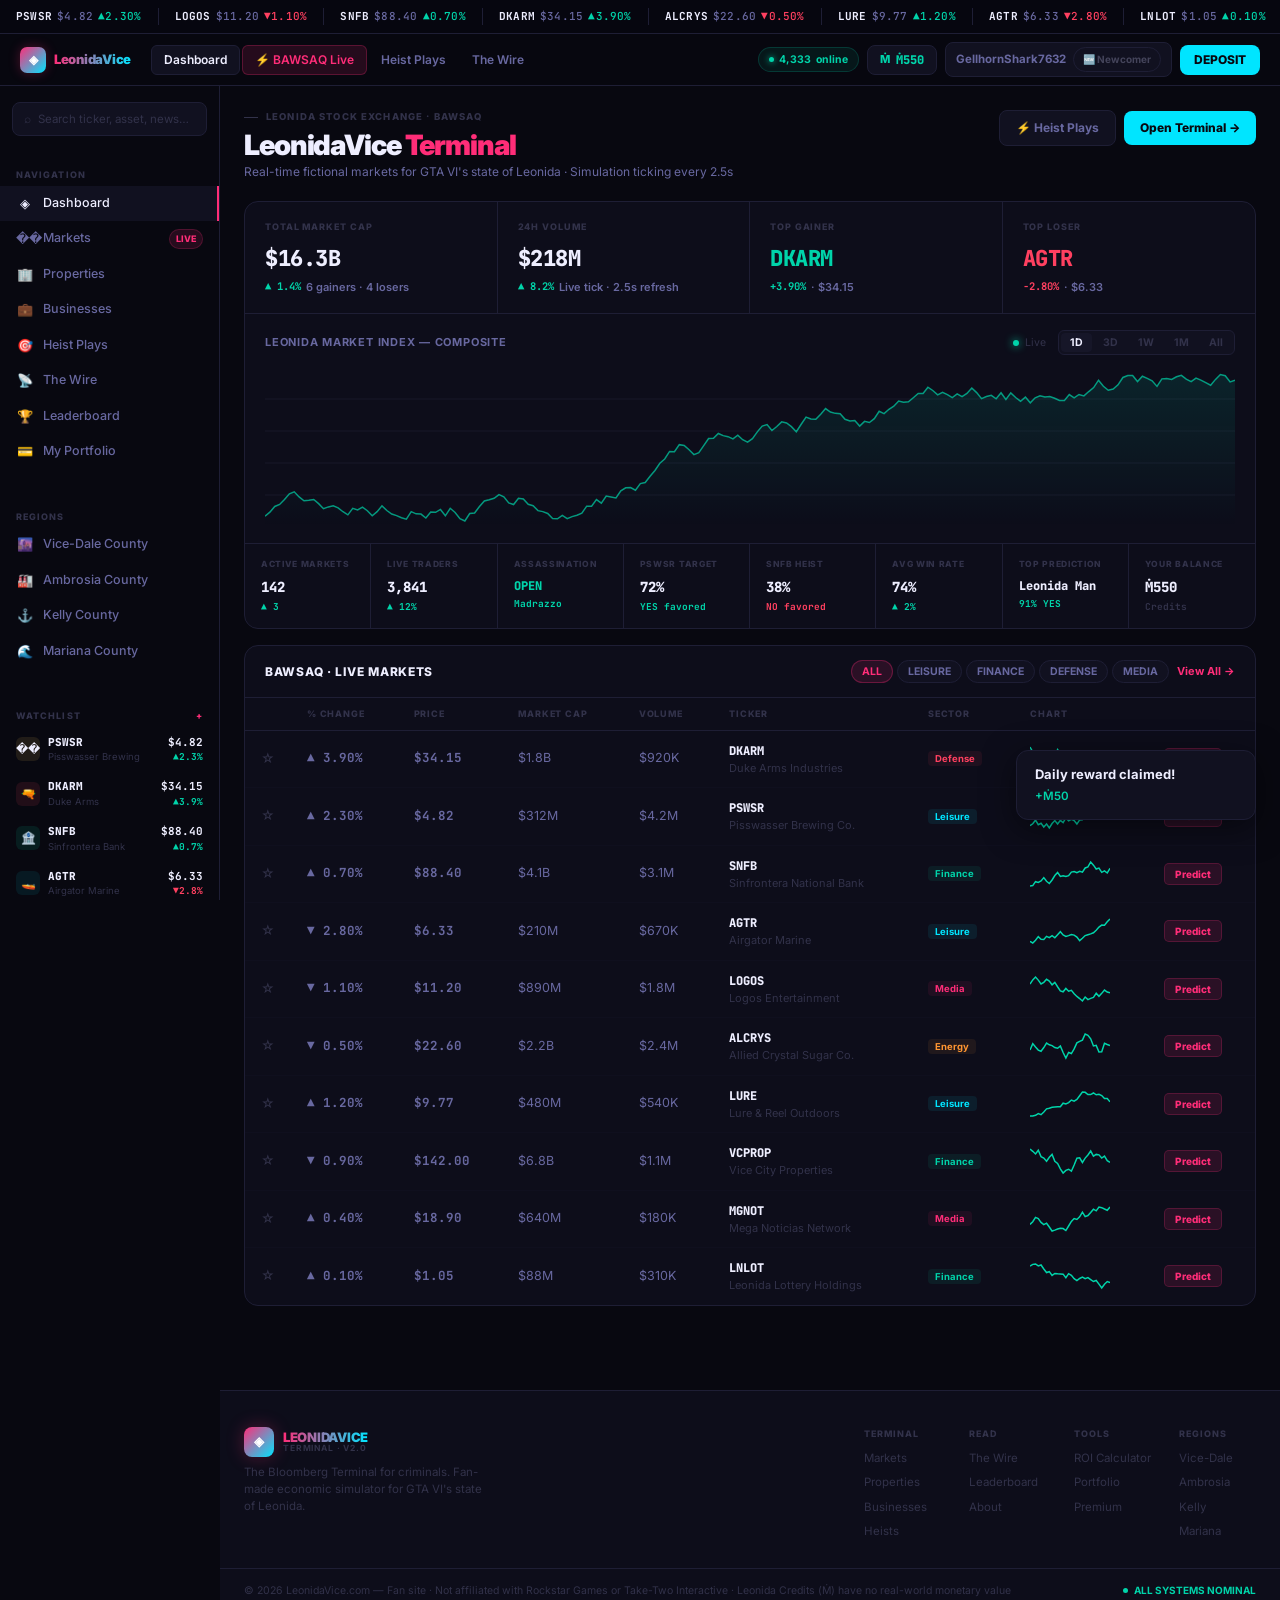
<file: leonidavice/index.html>
﻿<!DOCTYPE html>
<html lang="en">
<head>
  <meta charset="UTF-8"/><meta name="viewport" content="width=device-width,initial-scale=1.0"/>
  <title>LeonidaVice — The Leonida Market Terminal</title>
  <link rel="stylesheet" href="styles.css"/>
  <link rel="preconnect" href="https://fonts.googleapis.com"/>
  <link href="https://fonts.googleapis.com/css2?family=Inter:wght@300;400;500;600;700;800;900&family=JetBrains+Mono:wght@400;500;600;700&display=swap" rel="stylesheet"/>
</head>
<body>

<!-- TICKER -->
<div class="ticker-wrap"><div class="ticker-track">
  <span class="tick up"><span class="tick-sym">PSWSR</span> <span class="tick-val">$4.82</span> <span class="tick-delta">▲2.30%</span></span>
  <span class="tick down"><span class="tick-sym">LOGOS</span> <span class="tick-val">$11.20</span> <span class="tick-delta">▼1.10%</span></span>
  <span class="tick up"><span class="tick-sym">SNFB</span> <span class="tick-val">$88.40</span> <span class="tick-delta">▲0.70%</span></span>
  <span class="tick up"><span class="tick-sym">DKARM</span> <span class="tick-val">$34.15</span> <span class="tick-delta">▲3.90%</span></span>
  <span class="tick down"><span class="tick-sym">ALCRYS</span> <span class="tick-val">$22.60</span> <span class="tick-delta">▼0.50%</span></span>
  <span class="tick up"><span class="tick-sym">LURE</span> <span class="tick-val">$9.77</span> <span class="tick-delta">▲1.20%</span></span>
  <span class="tick down"><span class="tick-sym">AGTR</span> <span class="tick-val">$6.33</span> <span class="tick-delta">▼2.80%</span></span>
  <span class="tick up"><span class="tick-sym">LNLOT</span> <span class="tick-val">$1.05</span> <span class="tick-delta">▲0.10%</span></span>
  <span class="tick up"><span class="tick-sym">MGNOT</span> <span class="tick-val">$18.90</span> <span class="tick-delta">▲0.40%</span></span>
  <span class="tick down"><span class="tick-sym">VCPROP</span> <span class="tick-val">$142.00</span> <span class="tick-delta">▼0.90%</span></span>
  <span class="tick up"><span class="tick-sym">PSWSR</span> <span class="tick-val">$4.82</span> <span class="tick-delta">▲2.30%</span></span>
  <span class="tick down"><span class="tick-sym">LOGOS</span> <span class="tick-val">$11.20</span> <span class="tick-delta">▼1.10%</span></span>
  <span class="tick up"><span class="tick-sym">SNFB</span> <span class="tick-val">$88.40</span> <span class="tick-delta">▲0.70%</span></span>
  <span class="tick up"><span class="tick-sym">DKARM</span> <span class="tick-val">$34.15</span> <span class="tick-delta">▲3.90%</span></span>
  <span class="tick down"><span class="tick-sym">ALCRYS</span> <span class="tick-val">$22.60</span> <span class="tick-delta">▼0.50%</span></span>
  <span class="tick up"><span class="tick-sym">LURE</span> <span class="tick-val">$9.77</span> <span class="tick-delta">▲1.20%</span></span>
  <span class="tick down"><span class="tick-sym">AGTR</span> <span class="tick-val">$6.33</span> <span class="tick-delta">▼2.80%</span></span>
  <span class="tick up"><span class="tick-sym">LNLOT</span> <span class="tick-val">$1.05</span> <span class="tick-delta">▲0.10%</span></span>
  <span class="tick up"><span class="tick-sym">MGNOT</span> <span class="tick-val">$18.90</span> <span class="tick-delta">▲0.40%</span></span>
  <span class="tick down"><span class="tick-sym">VCPROP</span> <span class="tick-val">$142.00</span> <span class="tick-delta">▼0.90%</span></span>
</div></div>

<div class="app-shell">

  <!-- TOP BAR -->
  <div class="app-topbar">
    <a href="index.html" class="topbar-logo">
      <div class="topbar-logo-mark">◈</div>
      <div class="topbar-logo-name">LeonidaVice</div>
    </a>
    <div class="topbar-tabs">
      <a href="index.html" class="topbar-tab active">Dashboard</a>
      <a href="stocks.html" class="topbar-tab active-pink">⚡ BAWSAQ Live</a>
      <a href="heists.html" class="topbar-tab">Heist Plays</a>
      <a href="news.html" class="topbar-tab">The Wire</a>
    </div>
    <div class="topbar-right">
      <div class="topbar-live"><span class="topbar-live-dot"></span><span data-traders>4,333</span> online</div>
      <a href="portfolio.html" class="topbar-credits">
        <span class="topbar-credits-sym">Ṁ</span>
        <span class="topbar-credits-bal wallet-balance">500</span>
      </a>
      <div class="topbar-user">
        <span class="topbar-user-name" id="tb-username">—</span>
        <span class="user-badge-nav topbar-user-badge"></span>
      </div>
      <a href="premium.html" class="btn-deposit-top">DEPOSIT</a>
    </div>
  </div>

  <!-- LEFT SIDEBAR -->
  <aside class="app-sidebar">
    <div class="sidebar-search">
      <span class="sidebar-search-icon">⌕</span>
      <input type="text" placeholder="Search ticker, asset, news…"/>
    </div>

    <div class="sidebar-section-label">Navigation</div>
    <a href="index.html" class="sidebar-nav-item active">
      <span class="sidebar-nav-icon">◈</span> Dashboard
    </a>
    <a href="stocks.html" class="sidebar-nav-item">
      <span class="sidebar-nav-icon">��</span> Markets
      <span class="sidebar-nav-badge">LIVE</span>
    </a>
    <a href="properties.html" class="sidebar-nav-item">
      <span class="sidebar-nav-icon">🏢</span> Properties
    </a>
    <a href="businesses.html" class="sidebar-nav-item">
      <span class="sidebar-nav-icon">💼</span> Businesses
    </a>
    <a href="heists.html" class="sidebar-nav-item">
      <span class="sidebar-nav-icon">🎯</span> Heist Plays
    </a>
    <a href="news.html" class="sidebar-nav-item">
      <span class="sidebar-nav-icon">📡</span> The Wire
    </a>
    <a href="leaderboard.html" class="sidebar-nav-item">
      <span class="sidebar-nav-icon">🏆</span> Leaderboard
    </a>
    <a href="portfolio.html" class="sidebar-nav-item">
      <span class="sidebar-nav-icon">💳</span> My Portfolio
    </a>

    <div class="sidebar-divider"></div>

    <div class="sidebar-section-label">Regions</div>
    <a href="region.html?r=vice-dale" class="sidebar-nav-item">
      <span class="sidebar-nav-icon">🌆</span> Vice-Dale County
    </a>
    <a href="region.html?r=ambrosia" class="sidebar-nav-item">
      <span class="sidebar-nav-icon">🏭</span> Ambrosia County
    </a>
    <a href="region.html?r=kelly" class="sidebar-nav-item">
      <span class="sidebar-nav-icon">⚓</span> Kelly County
    </a>
    <a href="region.html?r=mariana" class="sidebar-nav-item">
      <span class="sidebar-nav-icon">🌊</span> Mariana County
    </a>

    <div class="sidebar-divider"></div>

    <div class="sidebar-section-label">Watchlist <span style="float:right;cursor:pointer;color:var(--pink)">+</span></div>
    <a href="stock-detail.html?sym=PSWSR" class="sidebar-watchlist-item">
      <div class="sidebar-wl-icon" style="background:rgba(255,209,102,0.1)">��</div>
      <div class="sidebar-wl-info">
        <div class="sidebar-wl-sym">PSWSR</div>
        <div class="sidebar-wl-name">Pisswasser Brewing</div>
      </div>
      <div class="sidebar-wl-right">
        <div class="sidebar-wl-price" data-wl-price="PSWSR">$4.82</div>
        <div class="sidebar-wl-change up" data-wl-change="PSWSR">▲2.3%</div>
      </div>
    </a>
    <a href="stock-detail.html?sym=DKARM" class="sidebar-watchlist-item">
      <div class="sidebar-wl-icon" style="background:rgba(255,64,96,0.1)">🔫</div>
      <div class="sidebar-wl-info">
        <div class="sidebar-wl-sym">DKARM</div>
        <div class="sidebar-wl-name">Duke Arms</div>
      </div>
      <div class="sidebar-wl-right">
        <div class="sidebar-wl-price" data-wl-price="DKARM">$34.15</div>
        <div class="sidebar-wl-change up" data-wl-change="DKARM">▲3.9%</div>
      </div>
    </a>
    <a href="stock-detail.html?sym=SNFB" class="sidebar-watchlist-item">
      <div class="sidebar-wl-icon" style="background:rgba(0,212,170,0.1)">🏦</div>
      <div class="sidebar-wl-info">
        <div class="sidebar-wl-sym">SNFB</div>
        <div class="sidebar-wl-name">Sinfrontera Bank</div>
      </div>
      <div class="sidebar-wl-right">
        <div class="sidebar-wl-price" data-wl-price="SNFB">$88.40</div>
        <div class="sidebar-wl-change up" data-wl-change="SNFB">▲0.7%</div>
      </div>
    </a>
    <a href="stock-detail.html?sym=AGTR" class="sidebar-watchlist-item">
      <div class="sidebar-wl-icon" style="background:rgba(0,229,255,0.08)">🚤</div>
      <div class="sidebar-wl-info">
        <div class="sidebar-wl-sym">AGTR</div>
        <div class="sidebar-wl-name">Airgator Marine</div>
      </div>
      <div class="sidebar-wl-right">
        <div class="sidebar-wl-price" data-wl-price="AGTR">$6.33</div>
        <div class="sidebar-wl-change down" data-wl-change="AGTR">▼2.8%</div>
      </div>
    </a>
    <a href="stock-detail.html?sym=ALCRYS" class="sidebar-watchlist-item">
      <div class="sidebar-wl-icon" style="background:rgba(255,150,50,0.1)">🍬</div>
      <div class="sidebar-wl-info">
        <div class="sidebar-wl-sym">ALCRYS</div>
        <div class="sidebar-wl-name">Allied Crystal</div>
      </div>
      <div class="sidebar-wl-right">
        <div class="sidebar-wl-price" data-wl-price="ALCRYS">$22.60</div>
        <div class="sidebar-wl-change down" data-wl-change="ALCRYS">▼0.5%</div>
      </div>
    </a>

    <div class="sidebar-divider"></div>
    <a href="about.html" class="sidebar-nav-item" style="margin-top:auto">
      <span class="sidebar-nav-icon">ℹ</span> About
    </a>
    <a href="premium.html" class="sidebar-nav-item" style="color:var(--cyan)">
      <span class="sidebar-nav-icon">⚡</span> Go Premium
    </a>
  </aside>

  <!-- MAIN CONTENT -->
  <main class="app-main">

    <!-- DASHBOARD HEADER -->
    <div class="dash-header">
      <div class="dash-header-left">
        <div class="dash-eyebrow">LEONIDA STOCK EXCHANGE · BAWSAQ</div>
        <div class="dash-title">LeonidaVice <span class="accent">Terminal</span></div>
        <div class="dash-subtitle">Real-time fictional markets for GTA VI's state of Leonida · Simulation ticking every 2.5s</div>
      </div>
      <div style="display:flex;align-items:center;gap:8px">
        <a href="heists.html" style="display:inline-flex;align-items:center;gap:7px;padding:8px 16px;border-radius:8px;font-size:12px;font-weight:700;background:var(--surface-2);color:var(--text-2);border:1px solid var(--border);text-decoration:none;transition:all 0.15s" onmouseover="this.style.borderColor='var(--pink)'" onmouseout="this.style.borderColor='var(--border)'">⚡ Heist Plays</a>
        <a href="stocks.html" style="display:inline-flex;align-items:center;gap:7px;padding:8px 16px;border-radius:8px;font-size:12px;font-weight:800;background:var(--cyan);color:#080810;text-decoration:none;transition:all 0.15s">Open Terminal →</a>
      </div>
    </div>

    <!-- MARKET OVERVIEW PANEL -->
    <div class="market-overview">
      <div class="market-overview-top">
        <div class="mov-stat">
          <div class="mov-stat-label">Total Market Cap</div>
          <div class="mov-stat-value" data-stat="market-cap">$16.3B</div>
          <div class="mov-stat-sub"><span class="mov-stat-delta up">▲ 1.4%</span> 6 gainers · 4 losers</div>
        </div>
        <div class="mov-stat">
          <div class="mov-stat-label">24H Volume</div>
          <div class="mov-stat-value">$218M</div>
          <div class="mov-stat-sub"><span class="mov-stat-delta up">▲ 8.2%</span> Live tick · 2.5s refresh</div>
        </div>
        <div class="mov-stat">
          <div class="mov-stat-label">Top Gainer</div>
          <div class="mov-stat-value teal">DKARM</div>
          <div class="mov-stat-sub"><span class="mov-stat-delta up">+3.90%</span> · $34.15</div>
        </div>
        <div class="mov-stat">
          <div class="mov-stat-label">Top Loser</div>
          <div class="mov-stat-value red">AGTR</div>
          <div class="mov-stat-sub"><span class="mov-stat-delta down">-2.80%</span> · $6.33</div>
        </div>
      </div>

      <!-- CHART -->
      <div class="chart-area">
        <div class="chart-area-header">
          <div class="chart-area-title">Leonida Market Index — Composite</div>
          <div style="display:flex;align-items:center;gap:12px">
            <div style="display:flex;align-items:center;gap:6px;font-size:10.5px;color:var(--text-3)">
              <span class="live-dot"></span> Live
            </div>
            <div class="chart-timeframes">
              <button class="chart-tf active">1D</button>
              <button class="chart-tf">3D</button>
              <button class="chart-tf">1W</button>
              <button class="chart-tf">1M</button>
              <button class="chart-tf">All</button>
            </div>
          </div>
        </div>
        <canvas id="main-index-chart" class="main-chart-canvas" height="160"></canvas>
      </div>

      <!-- OBJECTIVES ROW -->
      <div class="objectives-row">
        <div class="obj-item">
          <div class="obj-label">Active Markets</div>
          <div class="obj-value">142</div>
          <div class="obj-delta up">▲ 3</div>
        </div>
        <div class="obj-item">
          <div class="obj-label">Live Traders</div>
          <div class="obj-value" data-traders>3,841</div>
          <div class="obj-delta up">▲ 12%</div>
        </div>
        <div class="obj-item">
          <div class="obj-label">Assassination</div>
          <div class="obj-value" style="color:var(--teal);font-size:12px;animation:pulse-text 2s ease-in-out infinite">OPEN</div>
          <div class="obj-delta up">Madrazzo</div>
        </div>
        <div class="obj-item">
          <div class="obj-label">PSWSR Target</div>
          <div class="obj-value">72%</div>
          <div class="obj-delta up">YES favored</div>
        </div>
        <div class="obj-item">
          <div class="obj-label">SNFB Heist</div>
          <div class="obj-value">38%</div>
          <div class="obj-delta down">NO favored</div>
        </div>
        <div class="obj-item">
          <div class="obj-label">Avg Win Rate</div>
          <div class="obj-value">74%</div>
          <div class="obj-delta up">▲ 2%</div>
        </div>
        <div class="obj-item">
          <div class="obj-label">Top Prediction</div>
          <div class="obj-value" style="font-size:12px">Leonida Man</div>
          <div class="obj-delta up">91% YES</div>
        </div>
        <div class="obj-item">
          <div class="obj-label">Your Balance</div>
          <div class="obj-value teal wallet-balance" style="font-size:14px">Ṁ500</div>
          <div class="obj-delta" style="color:var(--text-3)">Credits</div>
        </div>
      </div>
    </div>

    <!-- MARKETS TABLE -->
    <div class="dash-markets">
      <div class="dash-markets-header">
        <div class="dash-markets-title">BAWSAQ · Live Markets</div>
        <div style="display:flex;align-items:center;gap:8px">
          <div class="filter-pills" style="display:flex;gap:4px">
            <button class="filter-pill active" style="padding:4px 10px;font-size:10.5px" onclick="filterDashMarkets('ALL',this)">ALL</button>
            <button class="filter-pill" style="padding:4px 10px;font-size:10.5px" onclick="filterDashMarkets('Leisure',this)">LEISURE</button>
            <button class="filter-pill" style="padding:4px 10px;font-size:10.5px" onclick="filterDashMarkets('Finance',this)">FINANCE</button>
            <button class="filter-pill" style="padding:4px 10px;font-size:10.5px" onclick="filterDashMarkets('Defense',this)">DEFENSE</button>
            <button class="filter-pill" style="padding:4px 10px;font-size:10.5px" onclick="filterDashMarkets('Media',this)">MEDIA</button>
          </div>
          <a href="stocks.html" style="font-size:11px;font-weight:700;color:var(--pink);text-decoration:none">View All →</a>
        </div>
      </div>
      <table class="dash-markets-table" id="dash-mkt-table">
        <thead>
          <tr>
            <th style="width:36px"></th>
            <th>% CHANGE</th>
            <th>PRICE</th>
            <th>MARKET CAP</th>
            <th>VOLUME</th>
            <th>TICKER</th>
            <th>SECTOR</th>
            <th>CHART</th>
            <th></th>
          </tr>
        </thead>
        <tbody>
          <tr data-sector="Defense" onclick="location.href='stock-detail.html?sym=DKARM'" style="cursor:pointer">
            <td><span class="td-star">☆</span></td>
            <td class="dmt-up" data-sym-change="DKARM">▲ 3.90%</td>
            <td class="dmt-price" data-sym-price="DKARM">$34.15</td>
            <td class="dmt-vol">$1.8B</td>
            <td class="dmt-vol">$920K</td>
            <td><div class="dmt-sym">DKARM</div><div class="dmt-name">Duke Arms Industries</div></td>
            <td><span class="dmt-sector defense">Defense</span></td>
            <td><canvas class="sparkline-canvas" data-sym="DKARM" width="80" height="28"></canvas></td>
            <td><button class="btn-predict" onclick="event.stopPropagation();openBuyModal('dkarm-contract','yes')">Predict</button></td>
          </tr>
          <tr data-sector="Leisure" onclick="location.href='stock-detail.html?sym=PSWSR'" style="cursor:pointer">
            <td><span class="td-star">☆</span></td>
            <td class="dmt-up" data-sym-change="PSWSR">▲ 2.30%</td>
            <td class="dmt-price" data-sym-price="PSWSR">$4.82</td>
            <td class="dmt-vol">$312M</td>
            <td class="dmt-vol">$4.2M</td>
            <td><div class="dmt-sym">PSWSR</div><div class="dmt-name">Pisswasser Brewing Co.</div></td>
            <td><span class="dmt-sector leisure">Leisure</span></td>
            <td><canvas class="sparkline-canvas" data-sym="PSWSR" width="80" height="28"></canvas></td>
            <td><button class="btn-predict" onclick="event.stopPropagation();openBuyModal('pswsr-6','yes')">Predict</button></td>
          </tr>
          <tr data-sector="Finance" onclick="location.href='stock-detail.html?sym=SNFB'" style="cursor:pointer">
            <td><span class="td-star">☆</span></td>
            <td class="dmt-up" data-sym-change="SNFB">▲ 0.70%</td>
            <td class="dmt-price" data-sym-price="SNFB">$88.40</td>
            <td class="dmt-vol">$4.1B</td>
            <td class="dmt-vol">$3.1M</td>
            <td><div class="dmt-sym">SNFB</div><div class="dmt-name">Sinfrontera National Bank</div></td>
            <td><span class="dmt-sector finance">Finance</span></td>
            <td><canvas class="sparkline-canvas" data-sym="SNFB" width="80" height="28"></canvas></td>
            <td><button class="btn-predict" onclick="event.stopPropagation();openBuyModal('snfb-heist','no')">Predict</button></td>
          </tr>
          <tr data-sector="Leisure" onclick="location.href='stock-detail.html?sym=AGTR'" style="cursor:pointer">
            <td><span class="td-star">☆</span></td>
            <td class="dmt-down" data-sym-change="AGTR">▼ 2.80%</td>
            <td class="dmt-price" data-sym-price="AGTR">$6.33</td>
            <td class="dmt-vol">$210M</td>
            <td class="dmt-vol">$670K</td>
            <td><div class="dmt-sym">AGTR</div><div class="dmt-name">Airgator Marine</div></td>
            <td><span class="dmt-sector leisure">Leisure</span></td>
            <td><canvas class="sparkline-canvas" data-sym="AGTR" width="80" height="28"></canvas></td>
            <td><button class="btn-predict" onclick="event.stopPropagation();openBuyModal('agtr-dip','yes')">Predict</button></td>
          </tr>
          <tr data-sector="Media" onclick="location.href='stock-detail.html?sym=LOGOS'" style="cursor:pointer">
            <td><span class="td-star">☆</span></td>
            <td class="dmt-down" data-sym-change="LOGOS">▼ 1.10%</td>
            <td class="dmt-price" data-sym-price="LOGOS">$11.20</td>
            <td class="dmt-vol">$890M</td>
            <td class="dmt-vol">$1.8M</td>
            <td><div class="dmt-sym">LOGOS</div><div class="dmt-name">Logos Entertainment</div></td>
            <td><span class="dmt-sector media">Media</span></td>
            <td><canvas class="sparkline-canvas" data-sym="LOGOS" width="80" height="28"></canvas></td>
            <td><button class="btn-predict" onclick="event.stopPropagation();openBuyModal('logos-week','no')">Predict</button></td>
          </tr>
          <tr data-sector="Energy" onclick="location.href='stock-detail.html?sym=ALCRYS'" style="cursor:pointer">
            <td><span class="td-star">☆</span></td>
            <td class="dmt-down" data-sym-change="ALCRYS">▼ 0.50%</td>
            <td class="dmt-price" data-sym-price="ALCRYS">$22.60</td>
            <td class="dmt-vol">$2.2B</td>
            <td class="dmt-vol">$2.4M</td>
            <td><div class="dmt-sym">ALCRYS</div><div class="dmt-name">Allied Crystal Sugar Co.</div></td>
            <td><span class="dmt-sector energy">Energy</span></td>
            <td><canvas class="sparkline-canvas" data-sym="ALCRYS" width="80" height="28"></canvas></td>
            <td><button class="btn-predict" onclick="event.stopPropagation();openBuyModal('alcrys-accident','no')">Predict</button></td>
          </tr>
          <tr data-sector="Leisure" onclick="location.href='stock-detail.html?sym=LURE'" style="cursor:pointer">
            <td><span class="td-star">☆</span></td>
            <td class="dmt-up" data-sym-change="LURE">▲ 1.20%</td>
            <td class="dmt-price" data-sym-price="LURE">$9.77</td>
            <td class="dmt-vol">$480M</td>
            <td class="dmt-vol">$540K</td>
            <td><div class="dmt-sym">LURE</div><div class="dmt-name">Lure &amp; Reel Outdoors</div></td>
            <td><span class="dmt-sector leisure">Leisure</span></td>
            <td><canvas class="sparkline-canvas" data-sym="LURE" width="80" height="28"></canvas></td>
            <td><button class="btn-predict" onclick="event.stopPropagation();openBuyModal('lure-roi','yes')">Predict</button></td>
          </tr>
          <tr data-sector="Finance" onclick="location.href='stock-detail.html?sym=VCPROP'" style="cursor:pointer">
            <td><span class="td-star">☆</span></td>
            <td class="dmt-down" data-sym-change="VCPROP">▼ 0.90%</td>
            <td class="dmt-price" data-sym-price="VCPROP">$142.00</td>
            <td class="dmt-vol">$6.8B</td>
            <td class="dmt-vol">$1.1M</td>
            <td><div class="dmt-sym">VCPROP</div><div class="dmt-name">Vice City Properties</div></td>
            <td><span class="dmt-sector finance">Finance</span></td>
            <td><canvas class="sparkline-canvas" data-sym="VCPROP" width="80" height="28"></canvas></td>
            <td><button class="btn-predict" onclick="event.stopPropagation();openBuyModal('vcprop-150','yes')">Predict</button></td>
          </tr>
          <tr data-sector="Media" onclick="location.href='stock-detail.html?sym=MGNOT'" style="cursor:pointer">
            <td><span class="td-star">☆</span></td>
            <td class="dmt-up" data-sym-change="MGNOT">▲ 0.40%</td>
            <td class="dmt-price" data-sym-price="MGNOT">$18.90</td>
            <td class="dmt-vol">$640M</td>
            <td class="dmt-vol">$180K</td>
            <td><div class="dmt-sym">MGNOT</div><div class="dmt-name">Mega Noticias Network</div></td>
            <td><span class="dmt-sector media">Media</span></td>
            <td><canvas class="sparkline-canvas" data-sym="MGNOT" width="80" height="28"></canvas></td>
            <td><button class="btn-predict" onclick="event.stopPropagation();openBuyModal('mgnot-leonidaman','yes')">Predict</button></td>
          </tr>
          <tr data-sector="Finance" onclick="location.href='stock-detail.html?sym=LNLOT'" style="cursor:pointer">
            <td><span class="td-star">☆</span></td>
            <td class="dmt-up" data-sym-change="LNLOT">▲ 0.10%</td>
            <td class="dmt-price" data-sym-price="LNLOT">$1.05</td>
            <td class="dmt-vol">$88M</td>
            <td class="dmt-vol">$310K</td>
            <td><div class="dmt-sym">LNLOT</div><div class="dmt-name">Leonida Lottery Holdings</div></td>
            <td><span class="dmt-sector finance">Finance</span></td>
            <td><canvas class="sparkline-canvas" data-sym="LNLOT" width="80" height="28"></canvas></td>
            <td><button class="btn-predict" onclick="event.stopPropagation();openBuyModal('pswsr-brewery','yes')">Predict</button></td>
          </tr>
        </tbody>
      </table>
    </div>

  </main>
</div>

<!-- FOOTER -->
<footer class="footer" style="margin-left:220px">
  <div class="footer-inner">
    <div class="footer-brand">
      <a href="index.html" class="logo"><div class="logo-mark">◈</div><div class="logo-text-wrap"><div class="logo-name">LEONIDAVICE</div><div class="logo-sub">Terminal · V2.0</div></div></a>
      <p class="footer-tagline">The Bloomberg Terminal for criminals. Fan-made economic simulator for GTA VI's state of Leonida.</p>
    </div>
    <div class="footer-links">
      <div class="footer-col"><p class="footer-col-title">Terminal</p><a href="stocks.html">Markets</a><a href="properties.html">Properties</a><a href="businesses.html">Businesses</a><a href="heists.html">Heists</a></div>
      <div class="footer-col"><p class="footer-col-title">Read</p><a href="news.html">The Wire</a><a href="leaderboard.html">Leaderboard</a><a href="about.html">About</a></div>
      <div class="footer-col"><p class="footer-col-title">Tools</p><a href="calculator.html">ROI Calculator</a><a href="portfolio.html">Portfolio</a><a href="premium.html">Premium</a></div>
      <div class="footer-col"><p class="footer-col-title">Regions</p><a href="region.html?r=vice-dale">Vice-Dale</a><a href="region.html?r=ambrosia">Ambrosia</a><a href="region.html?r=kelly">Kelly</a><a href="region.html?r=mariana">Mariana</a></div>
    </div>
  </div>
  <div class="footer-bottom"><span>© 2026 LeonidaVice.com — Fan site · Not affiliated with Rockstar Games or Take-Two Interactive · Leonida Credits (Ṁ) have no real-world monetary value</span><span class="footer-status"><span class="footer-status-dot"></span>ALL SYSTEMS NOMINAL</span></div>
</footer>

<button class="compact-toggle" onclick="document.body.classList.toggle('compact-mode')" title="Toggle compact mode">⊞</button>

<script src="data-config.js"></script>
<script src="app.js"></script>
<script src="lmsr.js"></script>
<script src="game-loop.js"></script>
<script>
// Set username in topbar
document.addEventListener('DOMContentLoaded', () => {
  const el = document.getElementById('tb-username');
  if (el && typeof LV_LMSR !== 'undefined') el.textContent = LV_LMSR.getUsername();
});

// Filter dashboard markets table
function filterDashMarkets(sector, btn) {
  document.querySelectorAll('.filter-pill').forEach(p => p.classList.remove('active'));
  btn.classList.add('active');
  document.querySelectorAll('#dash-mkt-table tbody tr').forEach(row => {
    row.style.display = (sector === 'ALL' || row.dataset.sector === sector) ? '' : 'none';
  });
}

// Chart timeframe tabs
document.querySelectorAll('.chart-tf').forEach(btn => {
  btn.addEventListener('click', () => {
    document.querySelectorAll('.chart-tf').forEach(b => b.classList.remove('active'));
    btn.classList.add('active');
  });
});

// Main index chart
document.addEventListener('DOMContentLoaded', () => {
  const canvas = document.getElementById('main-index-chart');
  if (!canvas) return;
  canvas.width = canvas.offsetWidth || 800;
  const ctx = canvas.getContext('2d');
  const w = canvas.width, h = canvas.height;
  const pts = [];
  let v = 0.35;
  for (let i = 0; i < 200; i++) {
    v += (Math.random() - 0.47) * 0.025;
    v = Math.max(0.1, Math.min(0.9, v));
    pts.push(v);
  }
  const min = Math.min(...pts) * 0.99;
  const max = Math.max(...pts) * 1.01;
  const range = max - min || 1;

  // Grid lines
  ctx.strokeStyle = 'rgba(31,31,53,0.6)';
  ctx.lineWidth = 1;
  for (let i = 1; i < 5; i++) {
    const y = (i / 5) * h;
    ctx.beginPath(); ctx.moveTo(0, y); ctx.lineTo(w, y); ctx.stroke();
  }

  // Fill
  ctx.beginPath();
  pts.forEach((p, i) => {
    const x = (i / (pts.length - 1)) * w;
    const y = h - ((p - min) / range) * (h - 8) - 4;
    i === 0 ? ctx.moveTo(x, y) : ctx.lineTo(x, y);
  });
  ctx.lineTo(w, h); ctx.lineTo(0, h); ctx.closePath();
  const g = ctx.createLinearGradient(0, 0, 0, h);
  g.addColorStop(0, 'rgba(0,212,170,0.12)');
  g.addColorStop(1, 'rgba(0,212,170,0)');
  ctx.fillStyle = g; ctx.fill();

  // Line
  ctx.beginPath();
  pts.forEach((p, i) => {
    const x = (i / (pts.length - 1)) * w;
    const y = h - ((p - min) / range) * (h - 8) - 4;
    i === 0 ? ctx.moveTo(x, y) : ctx.lineTo(x, y);
  });
  ctx.strokeStyle = 'rgba(0,212,170,0.7)';
  ctx.lineWidth = 1.5;
  ctx.stroke();

  // Live update — redraw with new point
  setInterval(() => {
    v += (Math.random() - 0.47) * 0.025;
    v = Math.max(0.1, Math.min(0.9, v));
    pts.push(v);
    if (pts.length > 200) pts.shift();
    // Quick redraw
    ctx.clearRect(0, 0, w, h);
    const mn = Math.min(...pts) * 0.99;
    const mx = Math.max(...pts) * 1.01;
    const rng = mx - mn || 1;
    ctx.strokeStyle = 'rgba(31,31,53,0.6)'; ctx.lineWidth = 1;
    for (let i = 1; i < 5; i++) { const y = (i/5)*h; ctx.beginPath(); ctx.moveTo(0,y); ctx.lineTo(w,y); ctx.stroke(); }
    ctx.beginPath();
    pts.forEach((p,i) => { const x=(i/(pts.length-1))*w; const y=h-((p-mn)/rng)*(h-8)-4; i===0?ctx.moveTo(x,y):ctx.lineTo(x,y); });
    ctx.lineTo(w,h); ctx.lineTo(0,h); ctx.closePath();
    const gr = ctx.createLinearGradient(0,0,0,h);
    gr.addColorStop(0,'rgba(0,212,170,0.12)'); gr.addColorStop(1,'rgba(0,212,170,0)');
    ctx.fillStyle=gr; ctx.fill();
    ctx.beginPath();
    pts.forEach((p,i) => { const x=(i/(pts.length-1))*w; const y=h-((p-mn)/rng)*(h-8)-4; i===0?ctx.moveTo(x,y):ctx.lineTo(x,y); });
    ctx.strokeStyle='rgba(0,212,170,0.7)'; ctx.lineWidth=1.5; ctx.stroke();
  }, 2500);
});

// Live watchlist updates
function updateWatchlist() {
  if (typeof stockState === 'undefined') return;
  ['PSWSR','DKARM','SNFB','AGTR','ALCRYS'].forEach(sym => {
    const st = stockState[sym];
    if (!st) return;
    const priceEl = document.querySelector('[data-wl-price="' + sym + '"]');
    const changeEl = document.querySelector('[data-wl-change="' + sym + '"]');
    const up = st.change24h >= 0;
    if (priceEl) priceEl.textContent = '$' + st.price.toFixed(2);
    if (changeEl) {
      changeEl.textContent = (up ? '▲' : '▼') + Math.abs(st.change24h).toFixed(1) + '%';
      changeEl.className = 'sidebar-wl-change ' + (up ? 'up' : 'down');
    }
    // Also update table
    const tPrice = document.querySelector('[data-sym-price="' + sym + '"]');
    const tChange = document.querySelector('[data-sym-change="' + sym + '"]');
    if (tPrice) tPrice.textContent = '$' + st.price.toFixed(2);
    if (tChange) {
      tChange.textContent = (up ? '▲ ' : '▼ ') + Math.abs(st.change24h).toFixed(2) + '%';
      tChange.className = up ? 'dmt-up' : 'dmt-down';
    }
  });
}
setInterval(updateWatchlist, 2500);
</script>
</body></html>
</file>
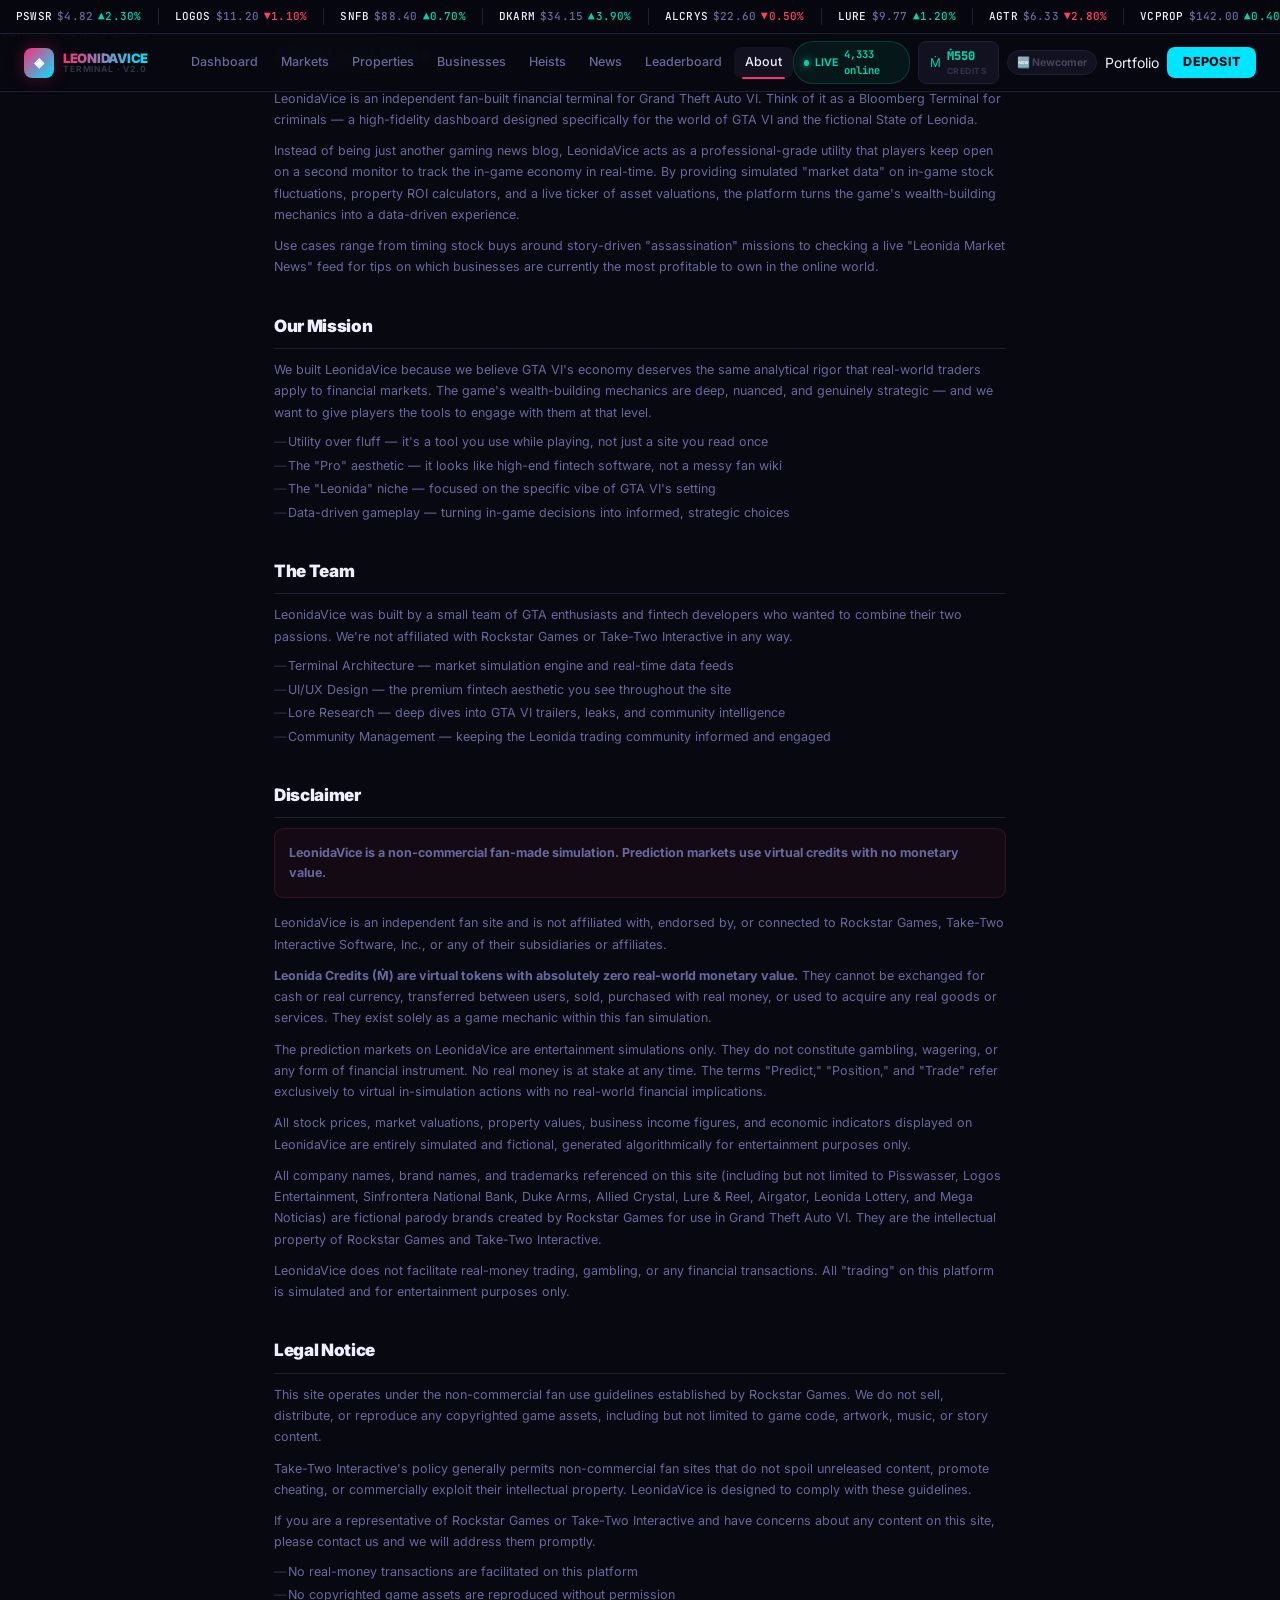
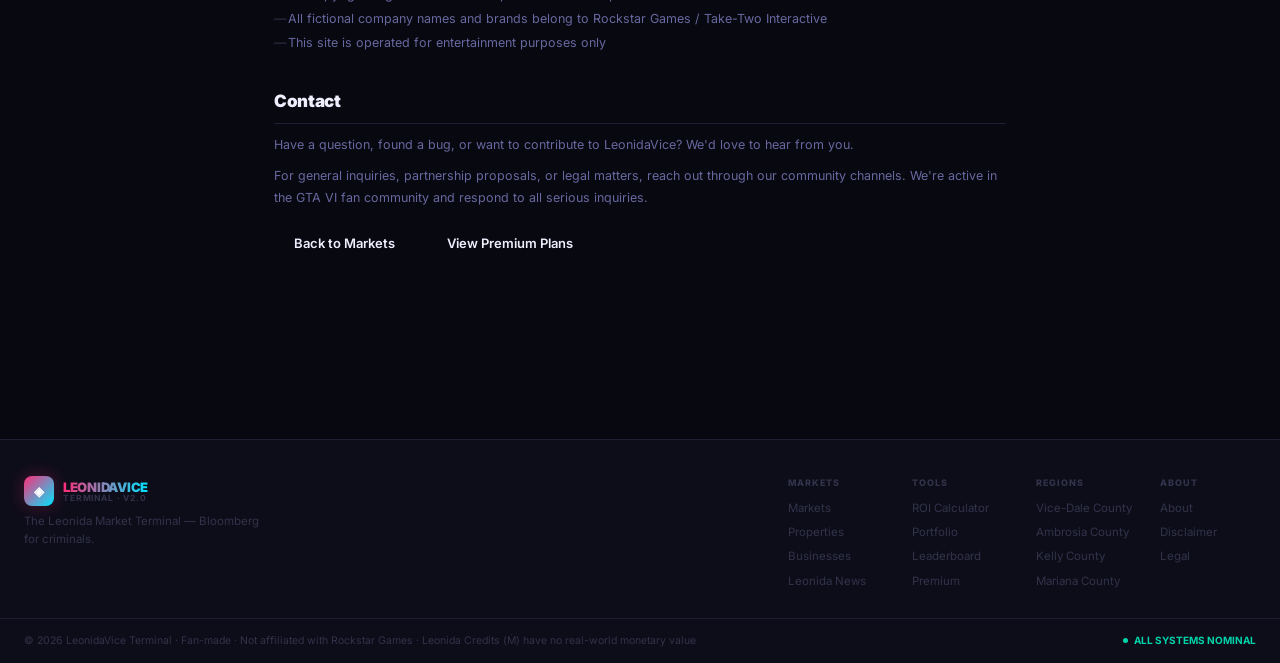
<file: leonidavice/about.html>
﻿<!DOCTYPE html>
<html lang="en">
<head>
  <meta charset="UTF-8"/><meta name="viewport" content="width=device-width,initial-scale=1.0"/>
  <title>About — LeonidaVice</title>
  <link rel="stylesheet" href="styles.css"/>
  <link rel="preconnect" href="https://fonts.googleapis.com"/>
  <link href="https://fonts.googleapis.com/css2?family=Inter:wght@300;400;500;600;700;800;900&family=JetBrains+Mono:wght@400;500;600;700&display=swap" rel="stylesheet"/>
</head>
<body>
<div class="ticker-wrap"><div class="ticker-track">
  <span class="tick up">PSWSR <span class="tick-val">$4.82</span> <span class="tick-delta">▲2.30%</span></span><span class="tick down">LOGOS <span class="tick-val">$11.20</span> <span class="tick-delta">▼1.10%</span></span><span class="tick up">SNFB <span class="tick-val">$88.40</span> <span class="tick-delta">▲0.70%</span></span><span class="tick up">DKARM <span class="tick-val">$34.15</span> <span class="tick-delta">▲3.90%</span></span><span class="tick down">ALCRYS <span class="tick-val">$22.60</span> <span class="tick-delta">▼0.50%</span></span><span class="tick up">LURE <span class="tick-val">$9.77</span> <span class="tick-delta">▲1.20%</span></span><span class="tick down">AGTR <span class="tick-val">$6.33</span> <span class="tick-delta">▼2.80%</span></span><span class="tick up">VCPROP <span class="tick-val">$142.00</span> <span class="tick-delta">▲0.40%</span></span>
  <span class="tick up">PSWSR <span class="tick-val">$4.82</span> <span class="tick-delta">▲2.30%</span></span><span class="tick down">LOGOS <span class="tick-val">$11.20</span> <span class="tick-delta">▼1.10%</span></span><span class="tick up">SNFB <span class="tick-val">$88.40</span> <span class="tick-delta">▲0.70%</span></span><span class="tick up">DKARM <span class="tick-val">$34.15</span> <span class="tick-delta">▲3.90%</span></span><span class="tick down">ALCRYS <span class="tick-val">$22.60</span> <span class="tick-delta">▼0.50%</span></span><span class="tick up">LURE <span class="tick-val">$9.77</span> <span class="tick-delta">▲1.20%</span></span><span class="tick down">AGTR <span class="tick-val">$6.33</span> <span class="tick-delta">▼2.80%</span></span><span class="tick up">VCPROP <span class="tick-val">$142.00</span> <span class="tick-delta">▲0.40%</span></span>
</div></div>
<nav class="nav"><div class="nav-inner">
  <a href="index.html" class="logo"><div class="logo-mark">◈</div><div class="logo-text-wrap"><div class="logo-name">LEONIDAVICE</div><div class="logo-sub">Terminal · V2.0</div></div></a>
  <div class="nav-links">
    <a href="index.html" class="nav-link">Dashboard</a><a href="stocks.html" class="nav-link">Markets</a>
    <a href="properties.html" class="nav-link">Properties</a><a href="businesses.html" class="nav-link">Businesses</a>
    <a href="heists.html" class="nav-link">Heists</a>
    <a href="news.html" class="nav-link">News</a><a href="leaderboard.html" class="nav-link">Leaderboard</a>
    <a href="about.html" class="nav-link">About</a>
  </div>
  <div class="nav-right">
    <div class="nav-live"><span class="nav-live-dot"></span><span class="nav-live-text">LIVE</span><span class="nav-live-count" data-traders>4,333 online</span></div><a href="portfolio.html" class="wallet-nav-item" title="My Leonida Credits"><span class="wallet-nav-icon">Ṁ</span><div><div class="wallet-balance">500</div><div class="wallet-label">Credits</div></div></a><span class="streak-display" style="display:none"></span><span class="user-badge-nav"></span><a href="portfolio.html" class="btn-ghost">Portfolio</a><a href="premium.html" class="btn-deposit">DEPOSIT</a></div>
</div></nav>
<div class="stats-bar"><div class="stats-bar-inner">
  <div class="stat-item"><span class="stat-label">Status</span><span class="stat-value live-pulse">LIVE</span><span class="stat-delta up">All systems operational</span></div>
  <div class="stat-divider"></div>
  <div class="stat-item"><span class="stat-label">Version</span><span class="stat-value">1.0.0</span><span class="stat-delta neutral">May 2026</span></div>
</div></div>

<div class="about-layout">
  <div class="about-section">
    <h2>About LeonidaVice</h2>
    <p>LeonidaVice is an independent fan-built financial terminal for Grand Theft Auto VI. Think of it as a Bloomberg Terminal for criminals — a high-fidelity dashboard designed specifically for the world of GTA VI and the fictional State of Leonida.</p>
    <p>Instead of being just another gaming news blog, LeonidaVice acts as a professional-grade utility that players keep open on a second monitor to track the in-game economy in real-time. By providing simulated "market data" on in-game stock fluctuations, property ROI calculators, and a live ticker of asset valuations, the platform turns the game's wealth-building mechanics into a data-driven experience.</p>
    <p>Use cases range from timing stock buys around story-driven "assassination" missions to checking a live "Leonida Market News" feed for tips on which businesses are currently the most profitable to own in the online world.</p>
  </div>

  <div class="about-section">
    <h2>Our Mission</h2>
    <p>We built LeonidaVice because we believe GTA VI's economy deserves the same analytical rigor that real-world traders apply to financial markets. The game's wealth-building mechanics are deep, nuanced, and genuinely strategic — and we want to give players the tools to engage with them at that level.</p>
    <ul>
      <li>Utility over fluff — it's a tool you use while playing, not just a site you read once</li>
      <li>The "Pro" aesthetic — it looks like high-end fintech software, not a messy fan wiki</li>
      <li>The "Leonida" niche — focused on the specific vibe of GTA VI's setting</li>
      <li>Data-driven gameplay — turning in-game decisions into informed, strategic choices</li>
    </ul>
  </div>

  <div class="about-section">
    <h2>The Team</h2>
    <p>LeonidaVice was built by a small team of GTA enthusiasts and fintech developers who wanted to combine their two passions. We're not affiliated with Rockstar Games or Take-Two Interactive in any way.</p>
    <ul>
      <li>Terminal Architecture — market simulation engine and real-time data feeds</li>
      <li>UI/UX Design — the premium fintech aesthetic you see throughout the site</li>
      <li>Lore Research — deep dives into GTA VI trailers, leaks, and community intelligence</li>
      <li>Community Management — keeping the Leonida trading community informed and engaged</li>
    </ul>
  </div>

  <div class="about-section" id="disclaimer">
    <h2>Disclaimer</h2>
    <div class="disclaimer-box">
      <p><strong>LeonidaVice is a non-commercial fan-made simulation. Prediction markets use virtual credits with no monetary value.</strong></p>
    </div>
    <p>LeonidaVice is an independent fan site and is not affiliated with, endorsed by, or connected to Rockstar Games, Take-Two Interactive Software, Inc., or any of their subsidiaries or affiliates.</p>
    <p><strong>Leonida Credits (Ṁ) are virtual tokens with absolutely zero real-world monetary value.</strong> They cannot be exchanged for cash or real currency, transferred between users, sold, purchased with real money, or used to acquire any real goods or services. They exist solely as a game mechanic within this fan simulation.</p>
    <p>The prediction markets on LeonidaVice are entertainment simulations only. They do not constitute gambling, wagering, or any form of financial instrument. No real money is at stake at any time. The terms "Predict," "Position," and "Trade" refer exclusively to virtual in-simulation actions with no real-world financial implications.</p>
    <p>All stock prices, market valuations, property values, business income figures, and economic indicators displayed on LeonidaVice are entirely simulated and fictional, generated algorithmically for entertainment purposes only.</p>
    <p>All company names, brand names, and trademarks referenced on this site (including but not limited to Pisswasser, Logos Entertainment, Sinfrontera National Bank, Duke Arms, Allied Crystal, Lure & Reel, Airgator, Leonida Lottery, and Mega Noticias) are fictional parody brands created by Rockstar Games for use in Grand Theft Auto VI. They are the intellectual property of Rockstar Games and Take-Two Interactive.</p>
    <p>LeonidaVice does not facilitate real-money trading, gambling, or any financial transactions. All "trading" on this platform is simulated and for entertainment purposes only.</p>
  </div>

  <div class="about-section" id="legal">
    <h2>Legal Notice</h2>
    <p>This site operates under the non-commercial fan use guidelines established by Rockstar Games. We do not sell, distribute, or reproduce any copyrighted game assets, including but not limited to game code, artwork, music, or story content.</p>
    <p>Take-Two Interactive's policy generally permits non-commercial fan sites that do not spoil unreleased content, promote cheating, or commercially exploit their intellectual property. LeonidaVice is designed to comply with these guidelines.</p>
    <p>If you are a representative of Rockstar Games or Take-Two Interactive and have concerns about any content on this site, please contact us and we will address them promptly.</p>
    <ul>
      <li>No real-money transactions are facilitated on this platform</li>
      <li>No copyrighted game assets are reproduced without permission</li>
      <li>All fictional company names and brands belong to Rockstar Games / Take-Two Interactive</li>
      <li>This site is operated for entertainment purposes only</li>
    </ul>
  </div>

  <div class="about-section">
    <h2>Contact</h2>
    <p>Have a question, found a bug, or want to contribute to LeonidaVice? We'd love to hear from you.</p>
    <p>For general inquiries, partnership proposals, or legal matters, reach out through our community channels. We're active in the GTA VI fan community and respond to all serious inquiries.</p>
    <div style="display:flex;gap:12px;margin-top:16px">
      <a href="index.html" class="btn-primary" style="padding:10px 20px;border-radius:8px;font-size:13px;font-weight:600">Back to Markets</a>
      <a href="premium.html" class="btn-ghost" style="padding:10px 20px;border-radius:8px;font-size:13px;font-weight:600">View Premium Plans</a>
    </div>
  </div>
</div>

<footer class="footer">
  <div class="footer-inner">
    <div class="footer-brand"><a href="index.html" class="logo"><div class="logo-mark">◈</div><div class="logo-text-wrap"><div class="logo-name">LEONIDAVICE</div><div class="logo-sub">Terminal · V2.0</div></div></a><p class="footer-tagline">The Leonida Market Terminal — Bloomberg for criminals.</p></div>
    <div class="footer-links">
      <div class="footer-col"><p class="footer-col-title">Markets</p><a href="stocks.html">Markets</a><a href="properties.html">Properties</a><a href="businesses.html">Businesses</a><a href="news.html">Leonida News</a></div>
      <div class="footer-col"><p class="footer-col-title">Tools</p><a href="calculator.html">ROI Calculator</a><a href="portfolio.html">Portfolio</a><a href="leaderboard.html">Leaderboard</a><a href="premium.html">Premium</a></div>
      <div class="footer-col"><p class="footer-col-title">Regions</p><a href="region.html?r=vice-dale">Vice-Dale County</a><a href="region.html?r=ambrosia">Ambrosia County</a><a href="region.html?r=kelly">Kelly County</a><a href="region.html?r=mariana">Mariana County</a></div>
      <div class="footer-col"><p class="footer-col-title">About</p><a href="about.html">About</a><a href="about.html#disclaimer">Disclaimer</a><a href="about.html#legal">Legal</a></div>
    </div>
  </div>
  <div class="footer-bottom"><span>© 2026 LeonidaVice Terminal · Fan-made · Not affiliated with Rockstar Games · Leonida Credits (Ṁ) have no real-world monetary value</span><span class="footer-status"><span class="footer-status-dot"></span>ALL SYSTEMS NOMINAL</span></div>
</footer>
<script src="data-config.js"></script>
<script src="app.js"></script>
<script src="lmsr.js"></script>
<script src="game-loop.js"></script>
</body></html>
</file>
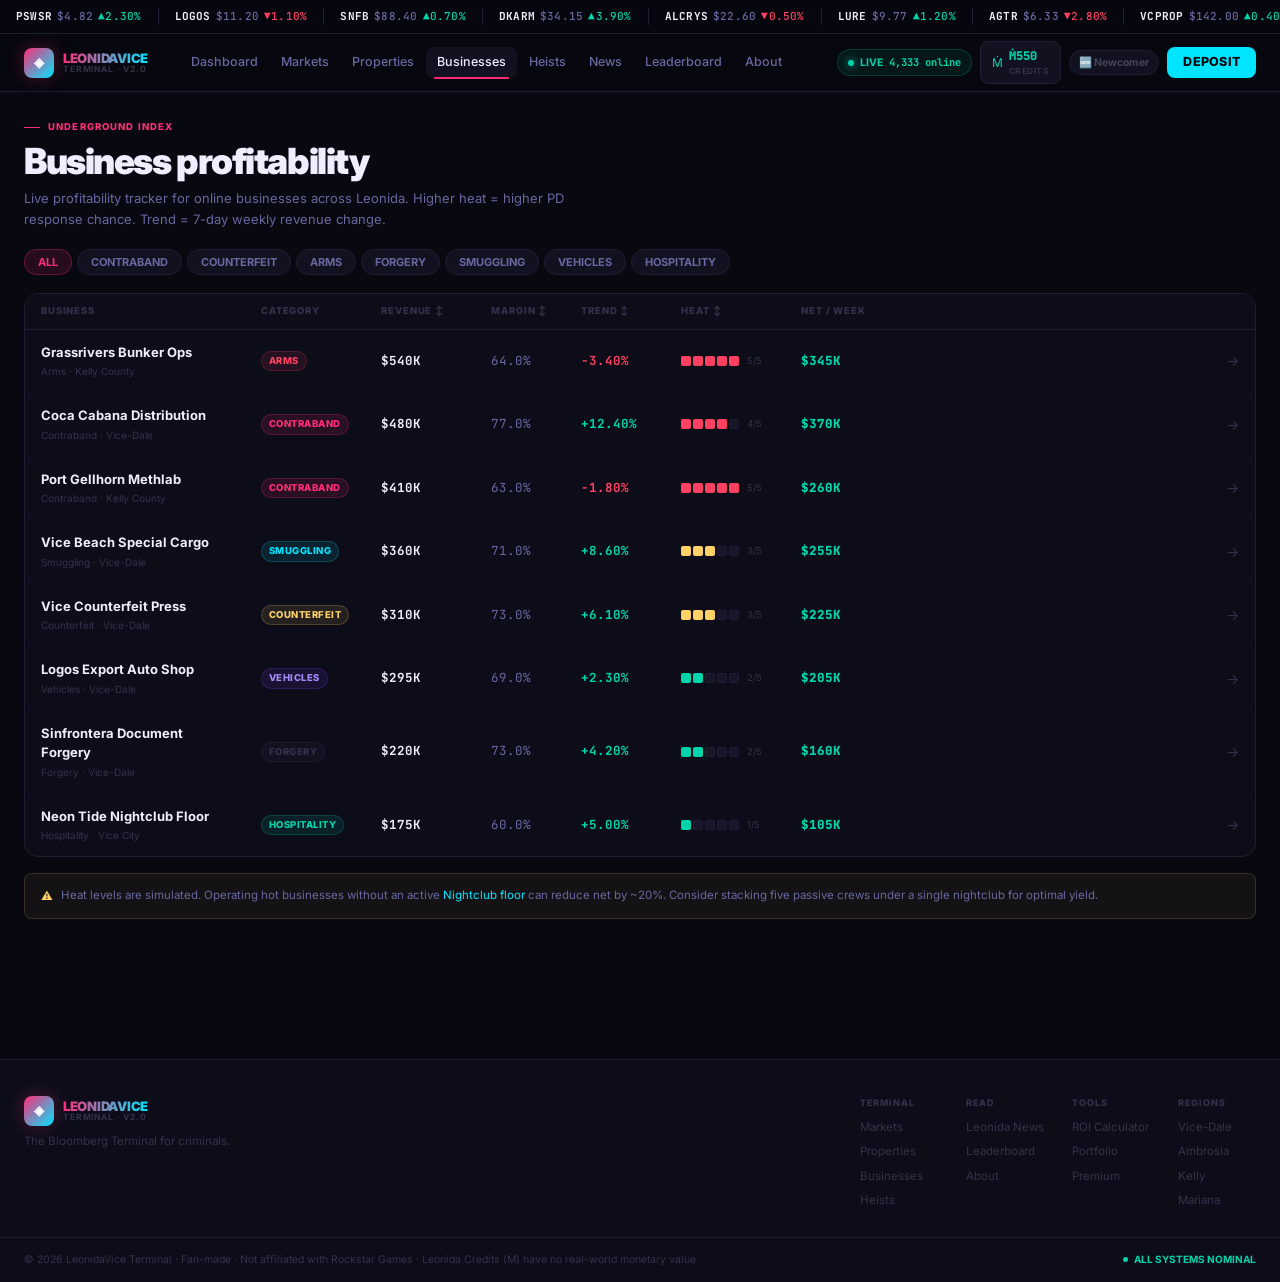
<file: leonidavice/businesses.html>
﻿<!DOCTYPE html>
<html lang="en">
<head>
  <meta charset="UTF-8"/><meta name="viewport" content="width=device-width,initial-scale=1.0"/>
  <title>Business Profitability — LeonidaVice</title>
  <link rel="stylesheet" href="styles.css"/>
  <link rel="preconnect" href="https://fonts.googleapis.com"/>
  <link href="https://fonts.googleapis.com/css2?family=Inter:wght@300;400;500;600;700;800;900&family=JetBrains+Mono:wght@400;500;600;700&display=swap" rel="stylesheet"/>
</head>
<body>
<div class="ticker-wrap"><div class="ticker-track">
  <span class="tick up"><span class="tick-sym">PSWSR</span> <span class="tick-val">$4.82</span> <span class="tick-delta">▲2.30%</span></span><span class="tick down"><span class="tick-sym">LOGOS</span> <span class="tick-val">$11.20</span> <span class="tick-delta">▼1.10%</span></span><span class="tick up"><span class="tick-sym">SNFB</span> <span class="tick-val">$88.40</span> <span class="tick-delta">▲0.70%</span></span><span class="tick up"><span class="tick-sym">DKARM</span> <span class="tick-val">$34.15</span> <span class="tick-delta">▲3.90%</span></span><span class="tick down"><span class="tick-sym">ALCRYS</span> <span class="tick-val">$22.60</span> <span class="tick-delta">▼0.50%</span></span><span class="tick up"><span class="tick-sym">LURE</span> <span class="tick-val">$9.77</span> <span class="tick-delta">▲1.20%</span></span><span class="tick down"><span class="tick-sym">AGTR</span> <span class="tick-val">$6.33</span> <span class="tick-delta">▼2.80%</span></span><span class="tick up"><span class="tick-sym">VCPROP</span> <span class="tick-val">$142.00</span> <span class="tick-delta">▲0.40%</span></span><span class="tick up"><span class="tick-sym">PSWSR</span> <span class="tick-val">$4.82</span> <span class="tick-delta">▲2.30%</span></span><span class="tick down"><span class="tick-sym">LOGOS</span> <span class="tick-val">$11.20</span> <span class="tick-delta">▼1.10%</span></span><span class="tick up"><span class="tick-sym">SNFB</span> <span class="tick-val">$88.40</span> <span class="tick-delta">▲0.70%</span></span><span class="tick up"><span class="tick-sym">DKARM</span> <span class="tick-val">$34.15</span> <span class="tick-delta">▲3.90%</span></span><span class="tick down"><span class="tick-sym">ALCRYS</span> <span class="tick-val">$22.60</span> <span class="tick-delta">▼0.50%</span></span><span class="tick up"><span class="tick-sym">LURE</span> <span class="tick-val">$9.77</span> <span class="tick-delta">▲1.20%</span></span><span class="tick down"><span class="tick-sym">AGTR</span> <span class="tick-val">$6.33</span> <span class="tick-delta">▼2.80%</span></span><span class="tick up"><span class="tick-sym">VCPROP</span> <span class="tick-val">$142.00</span> <span class="tick-delta">▲0.40%</span></span>
</div></div>
<nav class="nav"><div class="nav-inner">
  <a href="index.html" class="logo"><div class="logo-mark">◈</div><div class="logo-text-wrap"><div class="logo-name">LEONIDAVICE</div><div class="logo-sub">Terminal · V2.0</div></div></a>
  <div class="nav-links">
    <a href="index.html" class="nav-link">Dashboard</a><a href="stocks.html" class="nav-link">Markets</a>
    <a href="properties.html" class="nav-link">Properties</a><a href="businesses.html" class="nav-link active">Businesses</a>
    <a href="heists.html" class="nav-link">Heists</a><a href="news.html" class="nav-link">News</a>
    <a href="leaderboard.html" class="nav-link">Leaderboard</a><a href="about.html" class="nav-link">About</a>
  </div>
  <div class="nav-right">
    <div class="nav-live"><span class="nav-live-dot"></span><span class="nav-live-text">LIVE</span><span class="nav-live-count" data-traders>4,333 online</span></div>
    <a href="portfolio.html" class="wallet-nav-item"><span class="wallet-nav-icon">Ṁ</span><div><div class="wallet-balance">500</div><div class="wallet-label">Credits</div></div></a>
    <span class="streak-display" style="display:none"></span><span class="user-badge-nav"></span>
    <a href="premium.html" class="btn-deposit">DEPOSIT</a>
  </div>
</div></nav>

<div class="page-wrap"><div class="page-inner">
  <div class="page-header">
    <div class="page-eyebrow">UNDERGROUND INDEX</div>
    <div class="page-title">Business profitability</div>
    <p class="page-sub">Live profitability tracker for online businesses across Leonida. Higher heat = higher PD response chance. Trend = 7-day weekly revenue change.</p>
  </div>

  <div class="filter-bar">
    <div class="filter-pills">
      <button class="filter-pill active" onclick="filterBiz('ALL',this)">ALL</button>
      <button class="filter-pill" onclick="filterBiz('Contraband',this)">CONTRABAND</button>
      <button class="filter-pill" onclick="filterBiz('Counterfeit',this)">COUNTERFEIT</button>
      <button class="filter-pill" onclick="filterBiz('Arms',this)">ARMS</button>
      <button class="filter-pill" onclick="filterBiz('Forgery',this)">FORGERY</button>
      <button class="filter-pill" onclick="filterBiz('Smuggling',this)">SMUGGLING</button>
      <button class="filter-pill" onclick="filterBiz('Vehicles',this)">VEHICLES</button>
      <button class="filter-pill" onclick="filterBiz('Hospitality',this)">HOSPITALITY</button>
    </div>
  </div>

  <div class="biz-table-wrap">
    <table class="biz-table" id="biz-table">
      <thead>
        <tr>
          <th style="width:220px">BUSINESS</th>
          <th style="width:110px">CATEGORY</th>
          <th style="width:110px">REVENUE ↕</th>
          <th style="width:90px">MARGIN ↕</th>
          <th style="width:100px">TREND ↕</th>
          <th style="width:120px">HEAT ↕</th>
          <th style="width:110px">NET / WEEK</th>
          <th></th>
        </tr>
      </thead>
      <tbody>
        <tr data-cat="Arms" onclick="location.href='calculator.html?biz=Bunker'" style="cursor:pointer">
          <td><div class="biz-name-cell"><div class="biz-name">Grassrivers Bunker Ops</div><div class="biz-cat">Arms · Kelly County</div></div></td>
          <td><span class="badge badge-red">Arms</span></td>
          <td style="font-family:'JetBrains Mono',monospace;font-weight:700;color:var(--text)">$540K</td>
          <td style="font-family:'JetBrains Mono',monospace;color:var(--text-2)">64.0%</td>
          <td style="font-family:'JetBrains Mono',monospace;font-weight:700;color:var(--red)">-3.40%</td>
          <td><div class="heat-bar"><div class="heat-block on-high"></div><div class="heat-block on-high"></div><div class="heat-block on-high"></div><div class="heat-block on-high"></div><div class="heat-block on-high"></div><span style="font-size:9.5px;color:var(--text-3);margin-left:6px">5/5</span></div></td>
          <td style="font-family:'JetBrains Mono',monospace;font-weight:800;color:var(--teal)">$345K</td>
          <td style="color:var(--text-3);font-size:14px;text-align:right">→</td>
        </tr>
        <tr data-cat="Contraband" onclick="location.href='calculator.html?biz=Coke+Lab'" style="cursor:pointer" style="cursor:pointer">
          <td><div class="biz-name-cell"><div class="biz-name">Coca Cabana Distribution</div><div class="biz-cat">Contraband · Vice-Dale</div></div></td>
          <td><span class="badge badge-pink">Contraband</span></td>
          <td style="font-family:'JetBrains Mono',monospace;font-weight:700;color:var(--text)">$480K</td>
          <td style="font-family:'JetBrains Mono',monospace;color:var(--text-2)">77.0%</td>
          <td style="font-family:'JetBrains Mono',monospace;font-weight:700;color:var(--teal)">+12.40%</td>
          <td><div class="heat-bar"><div class="heat-block on-high"></div><div class="heat-block on-high"></div><div class="heat-block on-high"></div><div class="heat-block on-high"></div><div class="heat-block off"></div><span style="font-size:9.5px;color:var(--text-3);margin-left:6px">4/5</span></div></td>
          <td style="font-family:'JetBrains Mono',monospace;font-weight:800;color:var(--teal)">$370K</td>
          <td style="color:var(--text-3);font-size:14px;text-align:right">→</td>
        </tr>
        <tr data-cat="Contraband" onclick="location.href='calculator.html?biz=Meth+Lab'" style="cursor:pointer" style="cursor:pointer">
          <td><div class="biz-name-cell"><div class="biz-name">Port Gellhorn Methlab</div><div class="biz-cat">Contraband · Kelly County</div></div></td>
          <td><span class="badge badge-pink">Contraband</span></td>
          <td style="font-family:'JetBrains Mono',monospace;font-weight:700;color:var(--text)">$410K</td>
          <td style="font-family:'JetBrains Mono',monospace;color:var(--text-2)">63.0%</td>
          <td style="font-family:'JetBrains Mono',monospace;font-weight:700;color:var(--red)">-1.80%</td>
          <td><div class="heat-bar"><div class="heat-block on-high"></div><div class="heat-block on-high"></div><div class="heat-block on-high"></div><div class="heat-block on-high"></div><div class="heat-block on-high"></div><span style="font-size:9.5px;color:var(--text-3);margin-left:6px">5/5</span></div></td>
          <td style="font-family:'JetBrains Mono',monospace;font-weight:800;color:var(--teal)">$260K</td>
          <td style="color:var(--text-3);font-size:14px;text-align:right">→</td>
        </tr>
        <tr data-cat="Smuggling" onclick="location.href='calculator.html?biz=Import%2FExport'" style="cursor:pointer">
          <td><div class="biz-name-cell"><div class="biz-name">Vice Beach Special Cargo</div><div class="biz-cat">Smuggling · Vice-Dale</div></div></td>
          <td><span class="badge badge-cyan">Smuggling</span></td>
          <td style="font-family:'JetBrains Mono',monospace;font-weight:700;color:var(--text)">$360K</td>
          <td style="font-family:'JetBrains Mono',monospace;color:var(--text-2)">71.0%</td>
          <td style="font-family:'JetBrains Mono',monospace;font-weight:700;color:var(--teal)">+8.60%</td>
          <td><div class="heat-bar"><div class="heat-block on-med"></div><div class="heat-block on-med"></div><div class="heat-block on-med"></div><div class="heat-block off"></div><div class="heat-block off"></div><span style="font-size:9.5px;color:var(--text-3);margin-left:6px">3/5</span></div></td>
          <td style="font-family:'JetBrains Mono',monospace;font-weight:800;color:var(--teal)">$255K</td>
          <td style="color:var(--text-3);font-size:14px;text-align:right">→</td>
        </tr>
        <tr data-cat="Counterfeit" onclick="location.href='calculator.html?biz=Counterfeit+Cash'" style="cursor:pointer">
          <td><div class="biz-name-cell"><div class="biz-name">Vice Counterfeit Press</div><div class="biz-cat">Counterfeit · Vice-Dale</div></div></td>
          <td><span class="badge badge-gold">Counterfeit</span></td>
          <td style="font-family:'JetBrains Mono',monospace;font-weight:700;color:var(--text)">$310K</td>
          <td style="font-family:'JetBrains Mono',monospace;color:var(--text-2)">73.0%</td>
          <td style="font-family:'JetBrains Mono',monospace;font-weight:700;color:var(--teal)">+6.10%</td>
          <td><div class="heat-bar"><div class="heat-block on-med"></div><div class="heat-block on-med"></div><div class="heat-block on-med"></div><div class="heat-block off"></div><div class="heat-block off"></div><span style="font-size:9.5px;color:var(--text-3);margin-left:6px">3/5</span></div></td>
          <td style="font-family:'JetBrains Mono',monospace;font-weight:800;color:var(--teal)">$225K</td>
          <td style="color:var(--text-3);font-size:14px;text-align:right">→</td>
        </tr>
        <tr data-cat="Vehicles" onclick="location.href='calculator.html?biz=Import%2FExport'" style="cursor:pointer">
          <td><div class="biz-name-cell"><div class="biz-name">Logos Export Auto Shop</div><div class="biz-cat">Vehicles · Vice-Dale</div></div></td>
          <td><span class="badge badge-purple">Vehicles</span></td>
          <td style="font-family:'JetBrains Mono',monospace;font-weight:700;color:var(--text)">$295K</td>
          <td style="font-family:'JetBrains Mono',monospace;color:var(--text-2)">69.0%</td>
          <td style="font-family:'JetBrains Mono',monospace;font-weight:700;color:var(--teal)">+2.30%</td>
          <td><div class="heat-bar"><div class="heat-block on-low"></div><div class="heat-block on-low"></div><div class="heat-block off"></div><div class="heat-block off"></div><div class="heat-block off"></div><span style="font-size:9.5px;color:var(--text-3);margin-left:6px">2/5</span></div></td>
          <td style="font-family:'JetBrains Mono',monospace;font-weight:800;color:var(--teal)">$205K</td>
          <td style="color:var(--text-3);font-size:14px;text-align:right">→</td>
        </tr>
        <tr data-cat="Forgery" onclick="location.href='calculator.html?biz=Document+Forgery'" style="cursor:pointer">
          <td><div class="biz-name-cell"><div class="biz-name">Sinfrontera Document Forgery</div><div class="biz-cat">Forgery · Vice-Dale</div></div></td>
          <td><span class="badge badge-gray">Forgery</span></td>
          <td style="font-family:'JetBrains Mono',monospace;font-weight:700;color:var(--text)">$220K</td>
          <td style="font-family:'JetBrains Mono',monospace;color:var(--text-2)">73.0%</td>
          <td style="font-family:'JetBrains Mono',monospace;font-weight:700;color:var(--teal)">+4.20%</td>
          <td><div class="heat-bar"><div class="heat-block on-low"></div><div class="heat-block on-low"></div><div class="heat-block off"></div><div class="heat-block off"></div><div class="heat-block off"></div><span style="font-size:9.5px;color:var(--text-3);margin-left:6px">2/5</span></div></td>
          <td style="font-family:'JetBrains Mono',monospace;font-weight:800;color:var(--teal)">$160K</td>
          <td style="color:var(--text-3);font-size:14px;text-align:right">→</td>
        </tr>
        <tr data-cat="Hospitality" onclick="location.href='calculator.html?biz=Nightclub'" style="cursor:pointer">
          <td><div class="biz-name-cell"><div class="biz-name">Neon Tide Nightclub Floor</div><div class="biz-cat">Hospitality · Vice City</div></div></td>
          <td><span class="badge badge-green">Hospitality</span></td>
          <td style="font-family:'JetBrains Mono',monospace;font-weight:700;color:var(--text)">$175K</td>
          <td style="font-family:'JetBrains Mono',monospace;color:var(--text-2)">60.0%</td>
          <td style="font-family:'JetBrains Mono',monospace;font-weight:700;color:var(--teal)">+5.00%</td>
          <td><div class="heat-bar"><div class="heat-block on-low"></div><div class="heat-block off"></div><div class="heat-block off"></div><div class="heat-block off"></div><div class="heat-block off"></div><span style="font-size:9.5px;color:var(--text-3);margin-left:6px">1/5</span></div></td>
          <td style="font-family:'JetBrains Mono',monospace;font-weight:800;color:var(--teal)">$105K</td>
          <td style="color:var(--text-3);font-size:14px;text-align:right">→</td>
        </tr>
      </tbody>
    </table>
  </div>

  <div class="biz-tip">
    <span class="biz-tip-icon">⚠</span>
    <span>Heat levels are simulated. Operating hot businesses without an active <a href="properties.html" style="color:var(--cyan)">Nightclub floor</a> can reduce net by ~20%. Consider stacking five passive crews under a single nightclub for optimal yield.</span>
  </div>
</div></div>

<footer class="footer">
  <div class="footer-inner">
    <div class="footer-brand"><a href="index.html" class="logo"><div class="logo-mark">◈</div><div class="logo-text-wrap"><div class="logo-name">LEONIDAVICE</div><div class="logo-sub">Terminal · V2.0</div></div></a><p class="footer-tagline">The Bloomberg Terminal for criminals.</p></div>
    <div class="footer-links">
      <div class="footer-col"><p class="footer-col-title">Terminal</p><a href="stocks.html">Markets</a><a href="properties.html">Properties</a><a href="businesses.html">Businesses</a><a href="heists.html">Heists</a></div>
      <div class="footer-col"><p class="footer-col-title">Read</p><a href="news.html">Leonida News</a><a href="leaderboard.html">Leaderboard</a><a href="about.html">About</a></div>
      <div class="footer-col"><p class="footer-col-title">Tools</p><a href="calculator.html">ROI Calculator</a><a href="portfolio.html">Portfolio</a><a href="premium.html">Premium</a></div>
      <div class="footer-col"><p class="footer-col-title">Regions</p><a href="region.html?r=vice-dale">Vice-Dale</a><a href="region.html?r=ambrosia">Ambrosia</a><a href="region.html?r=kelly">Kelly</a><a href="region.html?r=mariana">Mariana</a></div>
    </div>
  </div>
  <div class="footer-bottom"><span>© 2026 LeonidaVice Terminal · Fan-made · Not affiliated with Rockstar Games · Leonida Credits (Ṁ) have no real-world monetary value</span><span class="footer-status"><span class="footer-status-dot"></span>ALL SYSTEMS NOMINAL</span></div>
</footer>
<script src="data-config.js"></script><script src="app.js"></script><script src="lmsr.js"></script><script src="game-loop.js"></script>
<script>
function filterBiz(cat, btn) {
  document.querySelectorAll('.filter-pill').forEach(p => p.classList.remove('active'));
  btn.classList.add('active');
  document.querySelectorAll('#biz-table tbody tr').forEach(row => {
    row.style.display = (cat === 'ALL' || row.dataset.cat === cat) ? '' : 'none';
  });
}
</script>
</body></html>
</file>
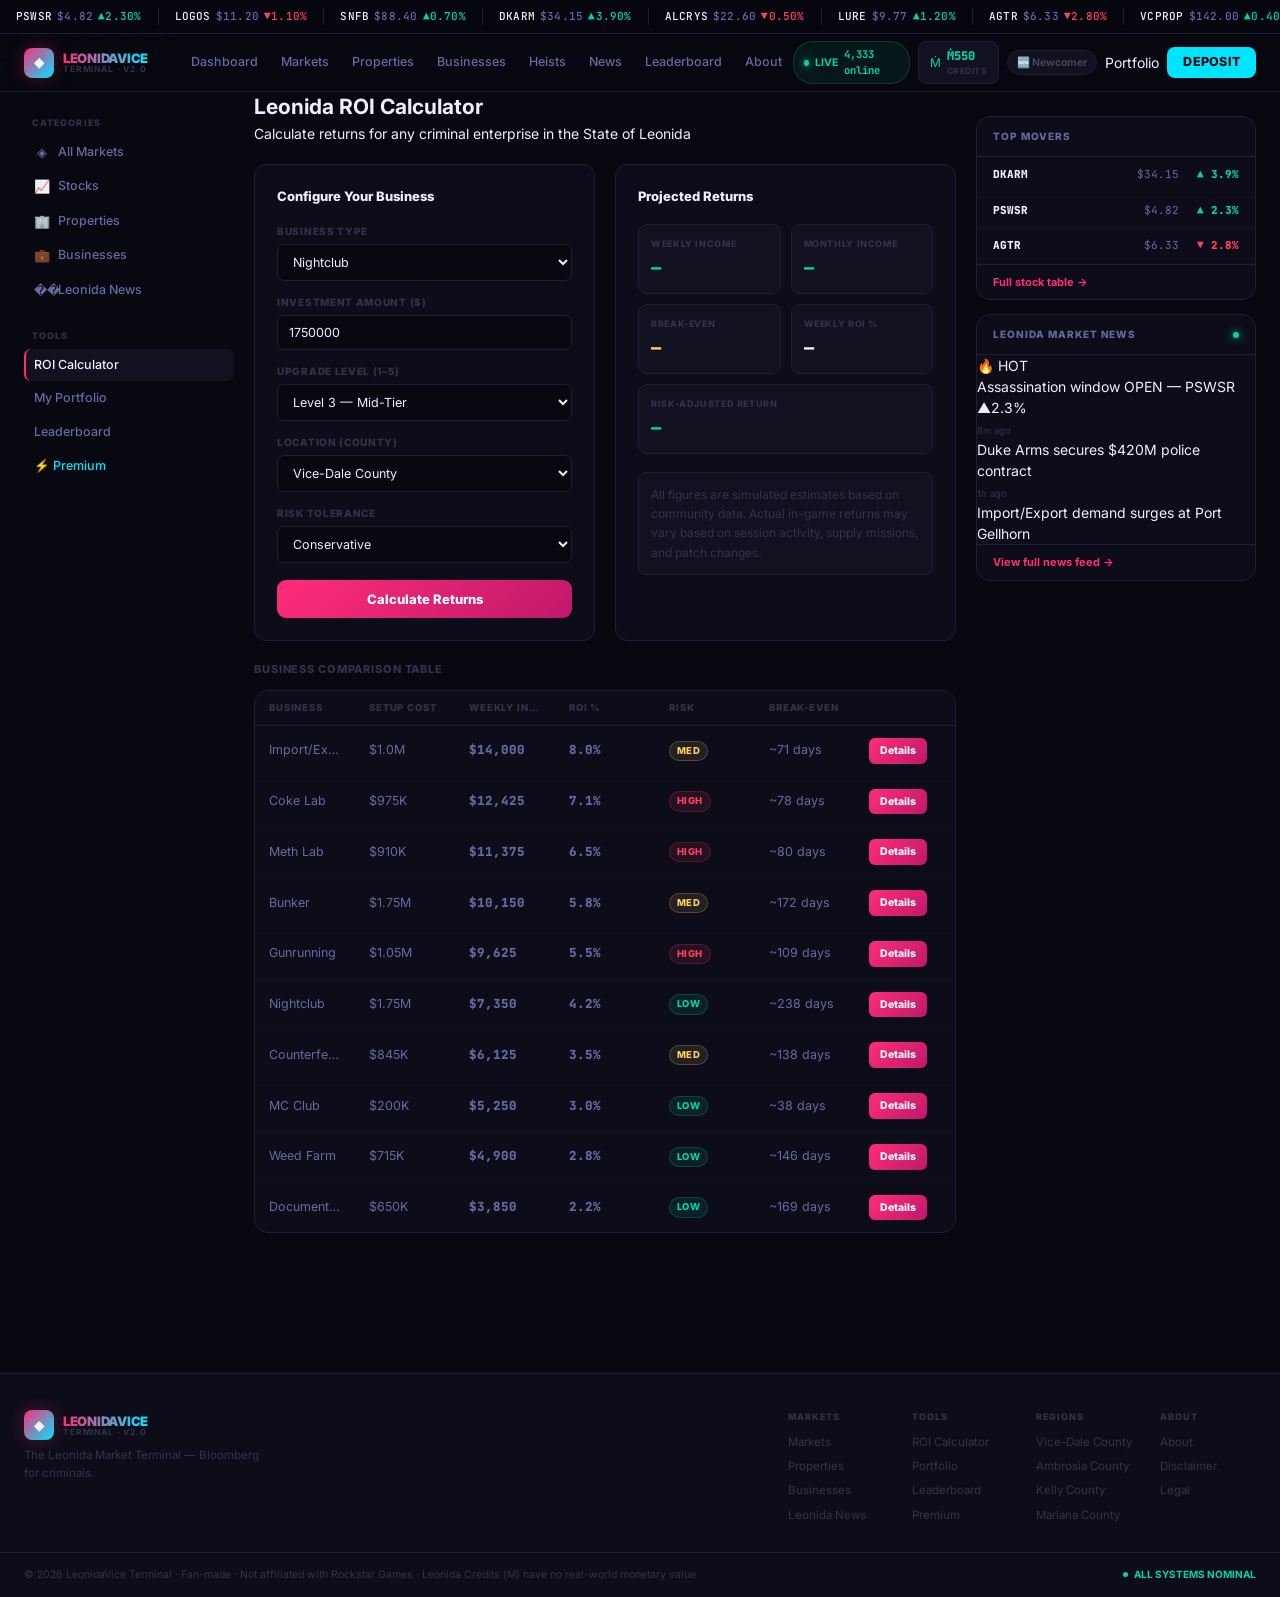
<file: leonidavice/calculator.html>
﻿<!DOCTYPE html>
<html lang="en">
<head>
  <meta charset="UTF-8"/><meta name="viewport" content="width=device-width,initial-scale=1.0"/>
  <title>ROI Calculator — LeonidaVice</title>
  <link rel="stylesheet" href="styles.css"/>
  <link rel="preconnect" href="https://fonts.googleapis.com"/>
  <link href="https://fonts.googleapis.com/css2?family=Inter:wght@300;400;500;600;700;800;900&family=JetBrains+Mono:wght@400;500;600;700&display=swap" rel="stylesheet"/>
</head>
<body>
<div class="ticker-wrap"><div class="ticker-track">
  <span class="tick up">PSWSR <span class="tick-val">$4.82</span> <span class="tick-delta">▲2.30%</span></span><span class="tick down">LOGOS <span class="tick-val">$11.20</span> <span class="tick-delta">▼1.10%</span></span><span class="tick up">SNFB <span class="tick-val">$88.40</span> <span class="tick-delta">▲0.70%</span></span><span class="tick up">DKARM <span class="tick-val">$34.15</span> <span class="tick-delta">▲3.90%</span></span><span class="tick down">ALCRYS <span class="tick-val">$22.60</span> <span class="tick-delta">▼0.50%</span></span><span class="tick up">LURE <span class="tick-val">$9.77</span> <span class="tick-delta">▲1.20%</span></span><span class="tick down">AGTR <span class="tick-val">$6.33</span> <span class="tick-delta">▼2.80%</span></span><span class="tick up">VCPROP <span class="tick-val">$142.00</span> <span class="tick-delta">▲0.40%</span></span>
  <span class="tick up">PSWSR <span class="tick-val">$4.82</span> <span class="tick-delta">▲2.30%</span></span><span class="tick down">LOGOS <span class="tick-val">$11.20</span> <span class="tick-delta">▼1.10%</span></span><span class="tick up">SNFB <span class="tick-val">$88.40</span> <span class="tick-delta">▲0.70%</span></span><span class="tick up">DKARM <span class="tick-val">$34.15</span> <span class="tick-delta">▲3.90%</span></span><span class="tick down">ALCRYS <span class="tick-val">$22.60</span> <span class="tick-delta">▼0.50%</span></span><span class="tick up">LURE <span class="tick-val">$9.77</span> <span class="tick-delta">▲1.20%</span></span><span class="tick down">AGTR <span class="tick-val">$6.33</span> <span class="tick-delta">▼2.80%</span></span><span class="tick up">VCPROP <span class="tick-val">$142.00</span> <span class="tick-delta">▲0.40%</span></span>
</div></div>
<nav class="nav"><div class="nav-inner">
  <a href="index.html" class="logo"><div class="logo-mark">◈</div><div class="logo-text-wrap"><div class="logo-name">LEONIDAVICE</div><div class="logo-sub">Terminal · V2.0</div></div></a>
  <div class="nav-links">
    <a href="index.html" class="nav-link">Dashboard</a><a href="stocks.html" class="nav-link">Markets</a>
    <a href="properties.html" class="nav-link">Properties</a><a href="businesses.html" class="nav-link">Businesses</a>
    <a href="heists.html" class="nav-link">Heists</a>
    <a href="news.html" class="nav-link">News</a><a href="leaderboard.html" class="nav-link">Leaderboard</a>
    <a href="about.html" class="nav-link">About</a>
  </div>
  <div class="nav-right">
    <div class="nav-live"><span class="nav-live-dot"></span><span class="nav-live-text">LIVE</span><span class="nav-live-count" data-traders>4,333 online</span></div><a href="portfolio.html" class="wallet-nav-item" title="My Leonida Credits"><span class="wallet-nav-icon">Ṁ</span><div><div class="wallet-balance">500</div><div class="wallet-label">Credits</div></div></a><span class="streak-display" style="display:none"></span><span class="user-badge-nav"></span><a href="portfolio.html" class="btn-ghost">Portfolio</a><a href="premium.html" class="btn-deposit">DEPOSIT</a></div>
</div></nav>
<div class="stats-bar"><div class="stats-bar-inner">
  <div class="stat-item"><span class="stat-label">Best ROI</span><span class="stat-value">Import/Export</span><span class="stat-delta up">8.0% weekly</span></div>
  <div class="stat-divider"></div>
  <div class="stat-item"><span class="stat-label">Avg Break-even</span><span class="stat-value">~180 days</span><span class="stat-delta neutral">—</span></div>
  <div class="stat-divider"></div>
  <div class="stat-item"><span class="stat-label">Safest Option</span><span class="stat-value">Nightclub</span><span class="stat-delta up">Low Risk</span></div>
</div></div>

<div class="main-layout">
  <aside class="sidebar-left">
    <div class="sidebar-section">
      <p class="sidebar-heading">Categories</p>
      <a href="index.html" class="sidebar-link"><span class="sidebar-icon">◈</span> All Markets</a>
      <a href="stocks.html" class="sidebar-link"><span class="sidebar-icon">📈</span> Stocks</a>
      <a href="properties.html" class="sidebar-link"><span class="sidebar-icon">🏢</span> Properties</a>
      <a href="businesses.html" class="sidebar-link"><span class="sidebar-icon">💼</span> Businesses</a>
      <a href="news.html" class="sidebar-link"><span class="sidebar-icon">��</span> Leonida News</a>
    </div>
    <div class="sidebar-section">
      <p class="sidebar-heading">Tools</p>
      <a href="calculator.html" class="sidebar-link active">ROI Calculator</a>
      <a href="portfolio.html" class="sidebar-link">My Portfolio</a>
      <a href="leaderboard.html" class="sidebar-link">Leaderboard</a>
      <a href="premium.html" class="sidebar-link premium-link">⚡ Premium</a>
    </div>
  </aside>

  <section class="feed">
    <div class="page-header"><h1>Leonida ROI Calculator</h1><p>Calculate returns for any criminal enterprise in the State of Leonida</p></div>
    <div class="calc-page-grid">
      <div class="calc-form-card">
        <div class="calc-form-title">Configure Your Business</div>
        <div class="form-group">
          <label class="form-label">Business Type</label>
          <select class="form-select" id="calc-biz-type">
            <option>Nightclub</option><option>Bunker</option><option>Coke Lab</option>
            <option>Counterfeit Cash</option><option>Weed Farm</option><option>Meth Lab</option>
            <option>Document Forgery</option><option>Gunrunning</option><option>Import/Export</option><option>MC Club</option>
          </select>
        </div>
        <div class="form-group">
          <label class="form-label">Investment Amount ($)</label>
          <input type="number" class="form-input" id="calc-invest" value="1750000" min="100000"/>
        </div>
        <div class="form-group">
          <label class="form-label">Upgrade Level (1–5)</label>
          <select class="form-select" id="calc-level">
            <option value="1">Level 1 — Base</option>
            <option value="2">Level 2 — Minor Upgrades</option>
            <option value="3" selected>Level 3 — Mid-Tier</option>
            <option value="4">Level 4 — Fully Upgraded</option>
            <option value="5">Level 5 — Max</option>
          </select>
        </div>
        <div class="form-group">
          <label class="form-label">Location (County)</label>
          <select class="form-select" id="calc-county">
            <option>Vice-Dale County</option><option>Ambrosia County</option>
            <option>Kelly County</option><option>Mariana County</option>
          </select>
        </div>
        <div class="form-group">
          <label class="form-label">Risk Tolerance</label>
          <select class="form-select" id="calc-risk">
            <option>Conservative</option><option>Moderate</option><option>Aggressive</option>
          </select>
        </div>
        <button class="btn-calculate" onclick="calcROIPage()">Calculate Returns</button>
      </div>

      <div class="calc-results-card">
        <div class="calc-form-title">Projected Returns</div>
        <div class="calc-result-grid">
          <div class="calc-result-item"><div class="calc-result-label">Weekly Income</div><div class="calc-result-value green" id="res-weekly">—</div></div>
          <div class="calc-result-item"><div class="calc-result-label">Monthly Income</div><div class="calc-result-value green" id="res-monthly">—</div></div>
          <div class="calc-result-item"><div class="calc-result-label">Break-even</div><div class="calc-result-value gold" id="res-breakeven">—</div></div>
          <div class="calc-result-item"><div class="calc-result-label">Weekly ROI %</div><div class="calc-result-value" id="res-roi">—</div></div>
          <div class="calc-result-item" style="grid-column:1/-1"><div class="calc-result-label">Risk-Adjusted Return</div><div class="calc-result-value green" id="res-risk-adj">—</div></div>
        </div>
        <div style="background:var(--surface-2);border:1px solid var(--border);border-radius:8px;padding:12px;font-size:12px;color:var(--text-3);line-height:1.6">
          All figures are simulated estimates based on community data. Actual in-game returns may vary based on session activity, supply missions, and patch changes.
        </div>
      </div>
    </div>

    <div class="section-title" style="margin-bottom:12px">Business Comparison Table</div>
    <div class="table-wrap">
      <table class="data-table">
        <thead>
          <tr><th>Business</th><th>Setup Cost</th><th>Weekly Income</th><th>ROI %</th><th>Risk</th><th>Break-even</th><th></th></tr>
        </thead>
        <tbody>
          <tr><td>Import/Export</td><td class="td-cap">$1.0M</td><td class="td-up">$14,000</td><td class="td-up">8.0%</td><td><span class="badge badge-gold">Med</span></td><td class="td-cap">~71 days</td><td><a href="businesses.html" class="btn-trade">Details</a></td></tr>
          <tr><td>Coke Lab</td><td class="td-cap">$975K</td><td class="td-up">$12,425</td><td class="td-up">7.1%</td><td><span class="badge badge-red">High</span></td><td class="td-cap">~78 days</td><td><a href="businesses.html" class="btn-trade">Details</a></td></tr>
          <tr><td>Meth Lab</td><td class="td-cap">$910K</td><td class="td-up">$11,375</td><td class="td-up">6.5%</td><td><span class="badge badge-red">High</span></td><td class="td-cap">~80 days</td><td><a href="businesses.html" class="btn-trade">Details</a></td></tr>
          <tr><td>Bunker</td><td class="td-cap">$1.75M</td><td class="td-up">$10,150</td><td class="td-up">5.8%</td><td><span class="badge badge-gold">Med</span></td><td class="td-cap">~172 days</td><td><a href="businesses.html" class="btn-trade">Details</a></td></tr>
          <tr><td>Gunrunning</td><td class="td-cap">$1.05M</td><td class="td-up">$9,625</td><td class="td-up">5.5%</td><td><span class="badge badge-red">High</span></td><td class="td-cap">~109 days</td><td><a href="businesses.html" class="btn-trade">Details</a></td></tr>
          <tr><td>Nightclub</td><td class="td-cap">$1.75M</td><td class="td-up">$7,350</td><td class="td-up">4.2%</td><td><span class="badge badge-green">Low</span></td><td class="td-cap">~238 days</td><td><a href="businesses.html" class="btn-trade">Details</a></td></tr>
          <tr><td>Counterfeit Cash</td><td class="td-cap">$845K</td><td class="td-up">$6,125</td><td class="td-up">3.5%</td><td><span class="badge badge-gold">Med</span></td><td class="td-cap">~138 days</td><td><a href="businesses.html" class="btn-trade">Details</a></td></tr>
          <tr><td>MC Club</td><td class="td-cap">$200K</td><td class="td-up">$5,250</td><td class="td-up">3.0%</td><td><span class="badge badge-green">Low</span></td><td class="td-cap">~38 days</td><td><a href="businesses.html" class="btn-trade">Details</a></td></tr>
          <tr><td>Weed Farm</td><td class="td-cap">$715K</td><td class="td-up">$4,900</td><td class="td-up">2.8%</td><td><span class="badge badge-green">Low</span></td><td class="td-cap">~146 days</td><td><a href="businesses.html" class="btn-trade">Details</a></td></tr>
          <tr><td>Document Forgery</td><td class="td-cap">$650K</td><td class="td-up">$3,850</td><td class="td-up">2.2%</td><td><span class="badge badge-green">Low</span></td><td class="td-cap">~169 days</td><td><a href="businesses.html" class="btn-trade">Details</a></td></tr>
        </tbody>
      </table>
    </div>
  </section>

  <aside class="sidebar-right">
    <div class="widget">
      <div class="widget-header"><span class="widget-title">Top Movers</span></div>
      <div class="movers-list">
        <a href="market.html?id=duke-kelly" class="mover-row"><span class="mover-name">DKARM</span><span class="mover-price">$34.15</span><span class="mover-delta up">▲ 3.9%</span></a>
        <a href="market.html?id=pswsr-6" class="mover-row"><span class="mover-name">PSWSR</span><span class="mover-price">$4.82</span><span class="mover-delta up">▲ 2.3%</span></a>
        <a href="market.html?id=agtr-dip" class="mover-row"><span class="mover-name">AGTR</span><span class="mover-price">$6.33</span><span class="mover-delta down">▼ 2.8%</span></a>
      </div>
      <a href="stocks.html" class="widget-footer-link">Full stock table →</a>
    </div>
    <div class="widget">
      <div class="widget-header"><span class="widget-title">Leonida Market News</span><span class="live-dot"></span></div>
      <div class="news-feed">
        <a href="news.html" class="news-item"><span class="news-item-hot">🔥 HOT</span><p class="news-text">Assassination window OPEN — PSWSR ▲2.3%</p></a>
        <a href="news.html" class="news-item"><span class="news-time">8m ago</span><p class="news-text">Duke Arms secures $420M police contract</p></a>
        <a href="news.html" class="news-item"><span class="news-time">1h ago</span><p class="news-text">Import/Export demand surges at Port Gellhorn</p></a>
      </div>
      <a href="news.html" class="widget-footer-link">View full news feed →</a>
    </div>
  </aside>
</div>

<footer class="footer">
  <div class="footer-inner">
    <div class="footer-brand"><a href="index.html" class="logo"><div class="logo-mark">◈</div><div class="logo-text-wrap"><div class="logo-name">LEONIDAVICE</div><div class="logo-sub">Terminal · V2.0</div></div></a><p class="footer-tagline">The Leonida Market Terminal — Bloomberg for criminals.</p></div>
    <div class="footer-links">
      <div class="footer-col"><p class="footer-col-title">Markets</p><a href="stocks.html">Markets</a><a href="properties.html">Properties</a><a href="businesses.html">Businesses</a><a href="news.html">Leonida News</a></div>
      <div class="footer-col"><p class="footer-col-title">Tools</p><a href="calculator.html">ROI Calculator</a><a href="portfolio.html">Portfolio</a><a href="leaderboard.html">Leaderboard</a><a href="premium.html">Premium</a></div>
      <div class="footer-col"><p class="footer-col-title">Regions</p><a href="region.html?r=vice-dale">Vice-Dale County</a><a href="region.html?r=ambrosia">Ambrosia County</a><a href="region.html?r=kelly">Kelly County</a><a href="region.html?r=mariana">Mariana County</a></div>
      <div class="footer-col"><p class="footer-col-title">About</p><a href="about.html">About</a><a href="about.html#disclaimer">Disclaimer</a><a href="about.html#legal">Legal</a></div>
    </div>
  </div>
  <div class="footer-bottom"><span>© 2026 LeonidaVice Terminal · Fan-made · Not affiliated with Rockstar Games · Leonida Credits (Ṁ) have no real-world monetary value</span><span class="footer-status"><span class="footer-status-dot"></span>ALL SYSTEMS NOMINAL</span></div>
</footer>
<script src="data-config.js"></script>
<script src="app.js"></script>
<script src="lmsr.js"></script>
<script src="game-loop.js"></script>
<script>
document.addEventListener('DOMContentLoaded', () => {
  const biz = new URLSearchParams(window.location.search).get('biz');
  if (biz) {
    const sel = document.getElementById('calc-biz-type');
    if (sel) {
      for (let i = 0; i < sel.options.length; i++) {
        if (sel.options[i].value === biz || sel.options[i].text === biz) {
          sel.selectedIndex = i;
          break;
        }
      }
    }
  }
});
</script>
</body></html>
</file>
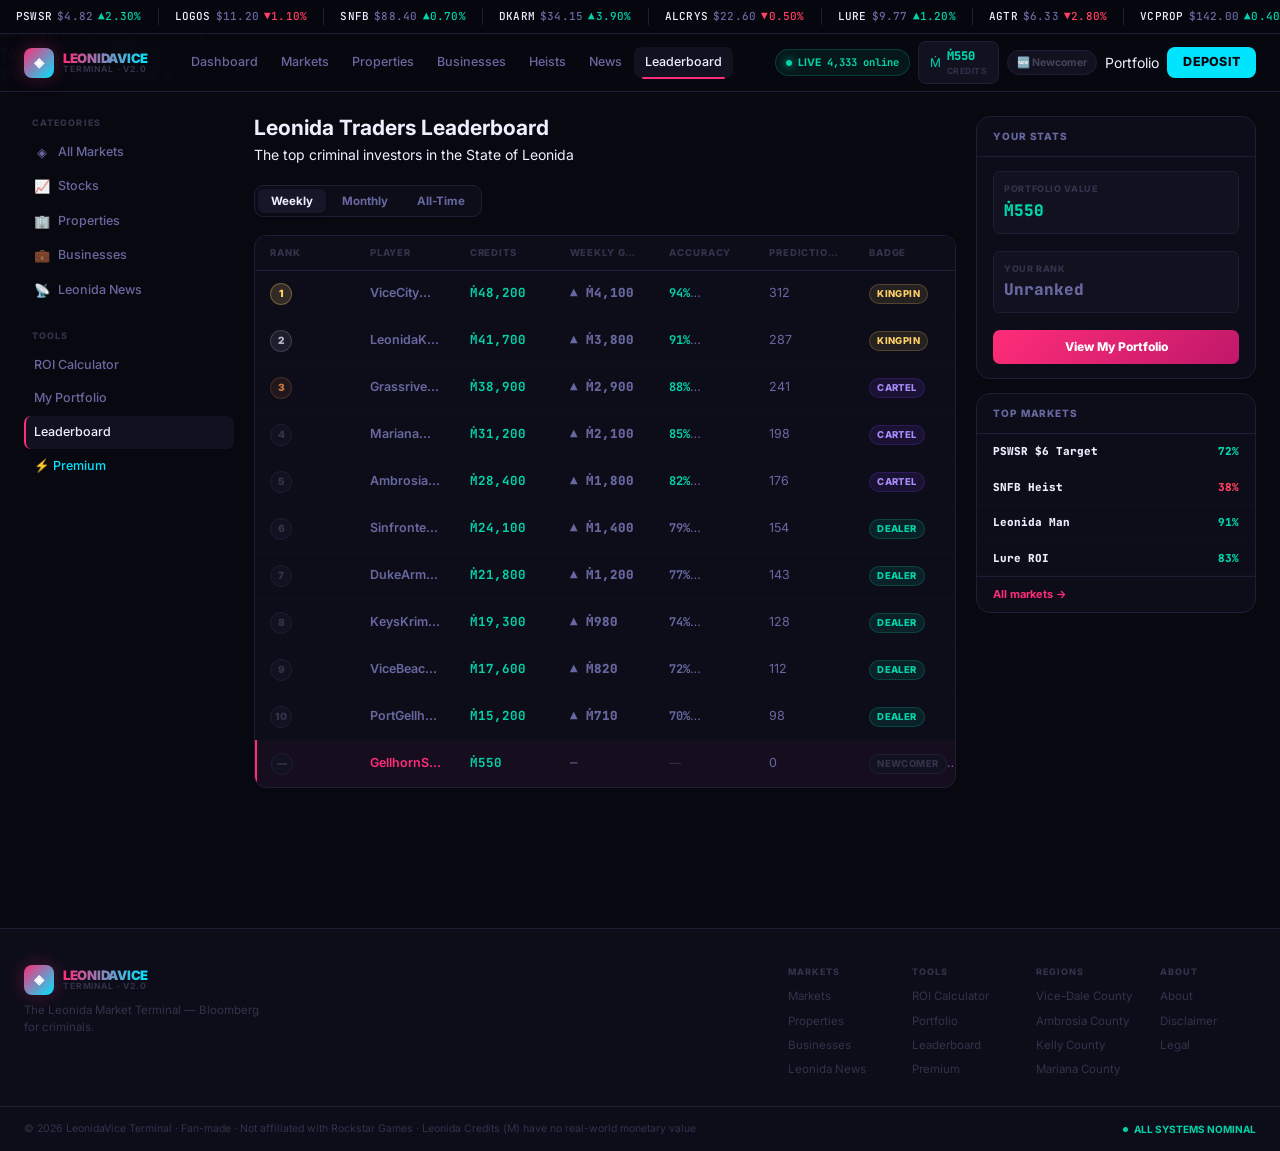
<file: leonidavice/leaderboard.html>
﻿<!DOCTYPE html>
<html lang="en">
<head>
  <meta charset="UTF-8"/><meta name="viewport" content="width=device-width,initial-scale=1.0"/>
  <title>Leaderboard — LeonidaVice</title>
  <link rel="stylesheet" href="styles.css"/>
  <link rel="preconnect" href="https://fonts.googleapis.com"/>
  <link href="https://fonts.googleapis.com/css2?family=Inter:wght@300;400;500;600;700;800;900&family=JetBrains+Mono:wght@400;500;600;700&display=swap" rel="stylesheet"/>
</head>
<body>
<div class="ticker-wrap"><div class="ticker-track">
  <span class="tick up">PSWSR <span class="tick-val">$4.82</span> <span class="tick-delta">▲2.30%</span></span><span class="tick down">LOGOS <span class="tick-val">$11.20</span> <span class="tick-delta">▼1.10%</span></span><span class="tick up">SNFB <span class="tick-val">$88.40</span> <span class="tick-delta">▲0.70%</span></span><span class="tick up">DKARM <span class="tick-val">$34.15</span> <span class="tick-delta">▲3.90%</span></span><span class="tick down">ALCRYS <span class="tick-val">$22.60</span> <span class="tick-delta">▼0.50%</span></span><span class="tick up">LURE <span class="tick-val">$9.77</span> <span class="tick-delta">▲1.20%</span></span><span class="tick down">AGTR <span class="tick-val">$6.33</span> <span class="tick-delta">▼2.80%</span></span><span class="tick up">VCPROP <span class="tick-val">$142.00</span> <span class="tick-delta">▲0.40%</span></span>
  <span class="tick up">PSWSR <span class="tick-val">$4.82</span> <span class="tick-delta">▲2.30%</span></span><span class="tick down">LOGOS <span class="tick-val">$11.20</span> <span class="tick-delta">▼1.10%</span></span><span class="tick up">SNFB <span class="tick-val">$88.40</span> <span class="tick-delta">▲0.70%</span></span><span class="tick up">DKARM <span class="tick-val">$34.15</span> <span class="tick-delta">▲3.90%</span></span><span class="tick down">ALCRYS <span class="tick-val">$22.60</span> <span class="tick-delta">▼0.50%</span></span><span class="tick up">LURE <span class="tick-val">$9.77</span> <span class="tick-delta">▲1.20%</span></span><span class="tick down">AGTR <span class="tick-val">$6.33</span> <span class="tick-delta">▼2.80%</span></span><span class="tick up">VCPROP <span class="tick-val">$142.00</span> <span class="tick-delta">▲0.40%</span></span>
</div></div>
<nav class="nav"><div class="nav-inner">
  <a href="index.html" class="logo"><div class="logo-mark">◈</div><div class="logo-text-wrap"><div class="logo-name">LEONIDAVICE</div><div class="logo-sub">Terminal · V2.0</div></div></a>
  <div class="nav-links">
    <a href="index.html" class="nav-link">Dashboard</a><a href="stocks.html" class="nav-link">Markets</a>
    <a href="properties.html" class="nav-link">Properties</a><a href="businesses.html" class="nav-link">Businesses</a>
    <a href="heists.html" class="nav-link">Heists</a>
    <a href="news.html" class="nav-link">News</a><a href="leaderboard.html" class="nav-link active">Leaderboard</a>
  </div>
  <div class="nav-right">
    <div class="nav-live"><span class="nav-live-dot"></span><span class="nav-live-text">LIVE</span><span class="nav-live-count" data-traders>4,333 online</span></div><a href="portfolio.html" class="wallet-nav-item" title="My Leonida Credits"><span class="wallet-nav-icon">Ṁ</span><div><div class="wallet-balance">500</div><div class="wallet-label">Credits</div></div></a><span class="streak-display" style="display:none"></span><span class="user-badge-nav"></span><a href="portfolio.html" class="btn-ghost">Portfolio</a><a href="premium.html" class="btn-deposit">DEPOSIT</a></div>
</div></nav>
<div class="stats-bar"><div class="stats-bar-inner">
  <div class="stat-item"><span class="stat-label">Top Portfolio</span><span class="stat-value">$48.2M</span><span class="stat-delta up">ViceCityWolf</span></div>
  <div class="stat-divider"></div>
  <div class="stat-item"><span class="stat-label">Best Win Rate</span><span class="stat-value">94%</span><span class="stat-delta up">LeonidaKing</span></div>
  <div class="stat-divider"></div>
  <div class="stat-item"><span class="stat-label">Total Traders</span><span class="stat-value">3,841</span><span class="stat-delta up">▲ 12%</span></div>
  <div class="stat-divider"></div>
  <div class="stat-item"><span class="stat-label">Weekly Volume</span><span class="stat-value">$218M</span><span class="stat-delta up">▲ 8.2%</span></div>
</div></div>

<div class="main-layout">
  <aside class="sidebar-left">
    <div class="sidebar-section">
      <p class="sidebar-heading">Categories</p>
      <a href="index.html" class="sidebar-link"><span class="sidebar-icon">◈</span> All Markets</a>
      <a href="stocks.html" class="sidebar-link"><span class="sidebar-icon">📈</span> Stocks</a>
      <a href="properties.html" class="sidebar-link"><span class="sidebar-icon">🏢</span> Properties</a>
      <a href="businesses.html" class="sidebar-link"><span class="sidebar-icon">💼</span> Businesses</a>
      <a href="news.html" class="sidebar-link"><span class="sidebar-icon">📡</span> Leonida News</a>
    </div>
    <div class="sidebar-section">
      <p class="sidebar-heading">Tools</p>
      <a href="calculator.html" class="sidebar-link">ROI Calculator</a>
      <a href="portfolio.html" class="sidebar-link">My Portfolio</a>
      <a href="leaderboard.html" class="sidebar-link active">Leaderboard</a>
      <a href="premium.html" class="sidebar-link premium-link">⚡ Premium</a>
    </div>
  </aside>

  <section class="feed">
    <div class="page-header">
      <h1>Leonida Traders Leaderboard</h1>
      <p>The top criminal investors in the State of Leonida</p>
    </div>
    <div class="filter-bar">
      <div class="filter-tabs">
        <button class="filter-tab active">Weekly</button>
        <button class="filter-tab">Monthly</button>
        <button class="filter-tab">All-Time</button>
      </div>
    </div>
    <div class="lb-table-wrap">
      <table class="data-table">
        <thead>
          <tr><th>Rank</th><th>Player</th><th>Credits</th><th>Weekly Gain</th><th>Accuracy</th><th>Predictions</th><th>Badge</th></tr>
        </thead>
        <tbody>
          <tr><td><span class="rank-badge rank-1">1</span></td><td class="player-name">ViceCityWolf</td><td class="td-price" style="color:var(--teal)">Ṁ48,200</td><td class="td-up">▲ Ṁ4,100</td><td><span style="color:var(--teal);font-family:'JetBrains Mono',monospace;font-size:12px;font-weight:700">94%</span><span class="lb-accuracy-bar"><span class="lb-accuracy-fill" style="width:94%"></span></span></td><td class="td-cap">312</td><td><span class="badge badge-gold">Kingpin</span></td></tr>
          <tr><td><span class="rank-badge rank-2">2</span></td><td class="player-name">LeonidaKing</td><td class="td-price" style="color:var(--teal)">Ṁ41,700</td><td class="td-up">▲ Ṁ3,800</td><td><span style="color:var(--teal);font-family:'JetBrains Mono',monospace;font-size:12px;font-weight:700">91%</span><span class="lb-accuracy-bar"><span class="lb-accuracy-fill" style="width:91%"></span></span></td><td class="td-cap">287</td><td><span class="badge badge-gold">Kingpin</span></td></tr>
          <tr><td><span class="rank-badge rank-3">3</span></td><td class="player-name">GrassriverGhost</td><td class="td-price" style="color:var(--teal)">Ṁ38,900</td><td class="td-up">▲ Ṁ2,900</td><td><span style="color:var(--teal);font-family:'JetBrains Mono',monospace;font-size:12px;font-weight:700">88%</span><span class="lb-accuracy-bar"><span class="lb-accuracy-fill" style="width:88%"></span></span></td><td class="td-cap">241</td><td><span class="badge badge-purple">Cartel</span></td></tr>
          <tr><td><span class="rank-badge rank-n">4</span></td><td class="player-name">MarianaMarket</td><td class="td-price" style="color:var(--teal)">Ṁ31,200</td><td class="td-up">▲ Ṁ2,100</td><td><span style="color:var(--teal);font-family:'JetBrains Mono',monospace;font-size:12px;font-weight:700">85%</span><span class="lb-accuracy-bar"><span class="lb-accuracy-fill" style="width:85%"></span></span></td><td class="td-cap">198</td><td><span class="badge badge-purple">Cartel</span></td></tr>
          <tr><td><span class="rank-badge rank-n">5</span></td><td class="player-name">AmbrosiaBoss</td><td class="td-price" style="color:var(--teal)">Ṁ28,400</td><td class="td-up">▲ Ṁ1,800</td><td><span style="color:var(--teal);font-family:'JetBrains Mono',monospace;font-size:12px;font-weight:700">82%</span><span class="lb-accuracy-bar"><span class="lb-accuracy-fill" style="width:82%"></span></span></td><td class="td-cap">176</td><td><span class="badge badge-purple">Cartel</span></td></tr>
          <tr><td><span class="rank-badge rank-n">6</span></td><td class="player-name">SinfronteraShark</td><td class="td-price" style="color:var(--teal)">Ṁ24,100</td><td class="td-up">▲ Ṁ1,400</td><td><span style="color:var(--text-2);font-family:'JetBrains Mono',monospace;font-size:12px;font-weight:700">79%</span><span class="lb-accuracy-bar"><span class="lb-accuracy-fill" style="width:79%"></span></span></td><td class="td-cap">154</td><td><span class="badge badge-green">Dealer</span></td></tr>
          <tr><td><span class="rank-badge rank-n">7</span></td><td class="player-name">DukeArmsDealer</td><td class="td-price" style="color:var(--teal)">Ṁ21,800</td><td class="td-up">▲ Ṁ1,200</td><td><span style="color:var(--text-2);font-family:'JetBrains Mono',monospace;font-size:12px;font-weight:700">77%</span><span class="lb-accuracy-bar"><span class="lb-accuracy-fill" style="width:77%"></span></span></td><td class="td-cap">143</td><td><span class="badge badge-green">Dealer</span></td></tr>
          <tr><td><span class="rank-badge rank-n">8</span></td><td class="player-name">KeysKriminal</td><td class="td-price" style="color:var(--teal)">Ṁ19,300</td><td class="td-up">▲ Ṁ980</td><td><span style="color:var(--text-2);font-family:'JetBrains Mono',monospace;font-size:12px;font-weight:700">74%</span><span class="lb-accuracy-bar"><span class="lb-accuracy-fill" style="width:74%"></span></span></td><td class="td-cap">128</td><td><span class="badge badge-green">Dealer</span></td></tr>
          <tr><td><span class="rank-badge rank-n">9</span></td><td class="player-name">ViceBeachViper</td><td class="td-price" style="color:var(--teal)">Ṁ17,600</td><td class="td-up">▲ Ṁ820</td><td><span style="color:var(--text-2);font-family:'JetBrains Mono',monospace;font-size:12px;font-weight:700">72%</span><span class="lb-accuracy-bar"><span class="lb-accuracy-fill" style="width:72%"></span></span></td><td class="td-cap">112</td><td><span class="badge badge-green">Dealer</span></td></tr>
          <tr><td><span class="rank-badge rank-n">10</span></td><td class="player-name">PortGellhornPro</td><td class="td-price" style="color:var(--teal)">Ṁ15,200</td><td class="td-up">▲ Ṁ710</td><td><span style="color:var(--text-2);font-family:'JetBrains Mono',monospace;font-size:12px;font-weight:700">70%</span><span class="lb-accuracy-bar"><span class="lb-accuracy-fill" style="width:70%"></span></span></td><td class="td-cap">98</td><td><span class="badge badge-green">Dealer</span></td></tr>
          <tr id="your-row" style="background:rgba(255,45,120,0.04);border-left:2px solid var(--pink)"><td><span class="rank-badge rank-n">—</span></td><td class="player-name" id="lb-your-name" style="color:var(--pink)">You</td><td class="td-price" style="color:var(--teal)" id="lb-your-balance">Ṁ500</td><td class="td-neutral">—</td><td id="lb-your-accuracy"><span style="color:var(--text-3);font-size:12px">—</span></td><td class="td-cap" id="lb-your-trades">0</td><td><span class="badge badge-gray">Newcomer</span></td></tr>
        </tbody>
      </table>
    </div>
  </section>

  <aside class="sidebar-right">
    <div class="widget">
      <div class="widget-header"><span class="widget-title">Your Stats</span></div>
      <div class="calc-body">
        <div class="calc-result" style="margin-bottom:8px">
          <span class="result-label">Portfolio Value</span>
          <span class="result-value" style="font-size:16px">—</span>
        </div>
        <div class="calc-result" style="margin-bottom:8px">
          <span class="result-label">Your Rank</span>
          <span class="result-value" style="font-size:16px;color:var(--text-2)">Unranked</span>
        </div>
        <a href="portfolio.html" class="btn-calc" style="display:block;text-align:center;text-decoration:none">View My Portfolio</a>
      </div>
    </div>
    <div class="widget">
      <div class="widget-header"><span class="widget-title">Top Markets</span></div>
      <div class="movers-list">
        <a href="market.html?id=pswsr-6" class="mover-row"><span class="mover-name">PSWSR $6 Target</span><span class="mover-delta up">72%</span></a>
        <a href="market.html?id=snfb-heist" class="mover-row"><span class="mover-name">SNFB Heist</span><span class="mover-delta down">38%</span></a>
        <a href="market.html?id=mgnot-leonidaman" class="mover-row"><span class="mover-name">Leonida Man</span><span class="mover-delta up">91%</span></a>
        <a href="market.html?id=lure-roi" class="mover-row"><span class="mover-name">Lure ROI</span><span class="mover-delta up">83%</span></a>
      </div>
      <a href="index.html" class="widget-footer-link">All markets →</a>
    </div>
  </aside>
</div>

<footer class="footer">
  <div class="footer-inner">
    <div class="footer-brand"><a href="index.html" class="logo"><div class="logo-mark">◈</div><div class="logo-text-wrap"><div class="logo-name">LEONIDAVICE</div><div class="logo-sub">Terminal · V2.0</div></div></a><p class="footer-tagline">The Leonida Market Terminal — Bloomberg for criminals.</p></div>
    <div class="footer-links">
      <div class="footer-col"><p class="footer-col-title">Markets</p><a href="stocks.html">Markets</a><a href="properties.html">Properties</a><a href="businesses.html">Businesses</a><a href="news.html">Leonida News</a></div>
      <div class="footer-col"><p class="footer-col-title">Tools</p><a href="calculator.html">ROI Calculator</a><a href="portfolio.html">Portfolio</a><a href="leaderboard.html">Leaderboard</a><a href="premium.html">Premium</a></div>
      <div class="footer-col"><p class="footer-col-title">Regions</p><a href="region.html?r=vice-dale">Vice-Dale County</a><a href="region.html?r=ambrosia">Ambrosia County</a><a href="region.html?r=kelly">Kelly County</a><a href="region.html?r=mariana">Mariana County</a></div>
      <div class="footer-col"><p class="footer-col-title">About</p><a href="about.html">About</a><a href="about.html#disclaimer">Disclaimer</a><a href="about.html#legal">Legal</a></div>
    </div>
  </div>
  <div class="footer-bottom"><span>© 2026 LeonidaVice Terminal · Fan-made · Not affiliated with Rockstar Games · Leonida Credits (Ṁ) have no real-world monetary value</span><span class="footer-status"><span class="footer-status-dot"></span>ALL SYSTEMS NOMINAL</span></div>
</footer>
<script src="data-config.js"></script>
<script src="app.js"></script>
<script src="lmsr.js"></script>
<script src="game-loop.js"></script>
<script>
document.addEventListener('DOMContentLoaded', () => {
  const bal      = LV_LMSR.getWallet();
  const stats    = LV_LMSR.getStats();
  const username = LV_LMSR.getUsername();
  const winRate  = LV_LMSR.winRate();
  const set = (id, v) => { const el = document.getElementById(id); if(el) el.textContent = v; };
  set('lb-your-name',    username);
  set('lb-your-balance', 'Ṁ' + Math.floor(bal).toLocaleString());
  set('lb-your-trades',  stats.trades);
  if (winRate > 0) {
    const accEl = document.getElementById('lb-your-accuracy');
    if (accEl) accEl.innerHTML = '<span style="color:var(--teal);font-family:\'JetBrains Mono\',monospace;font-size:12px;font-weight:700">' + winRate + '%</span><span class="lb-accuracy-bar"><span class="lb-accuracy-fill" style="width:' + winRate + '%"></span></span>';
  }
  // Sidebar Your Stats
  const portValEl = document.querySelector('.result-value');
  if (portValEl) portValEl.textContent = 'Ṁ' + Math.floor(bal).toLocaleString();
  const rankEl = document.querySelectorAll('.result-value')[1];
  if (rankEl) rankEl.textContent = stats.trades > 0 ? 'Ranked' : 'Unranked';
});
</script>
</body></html>
</file>
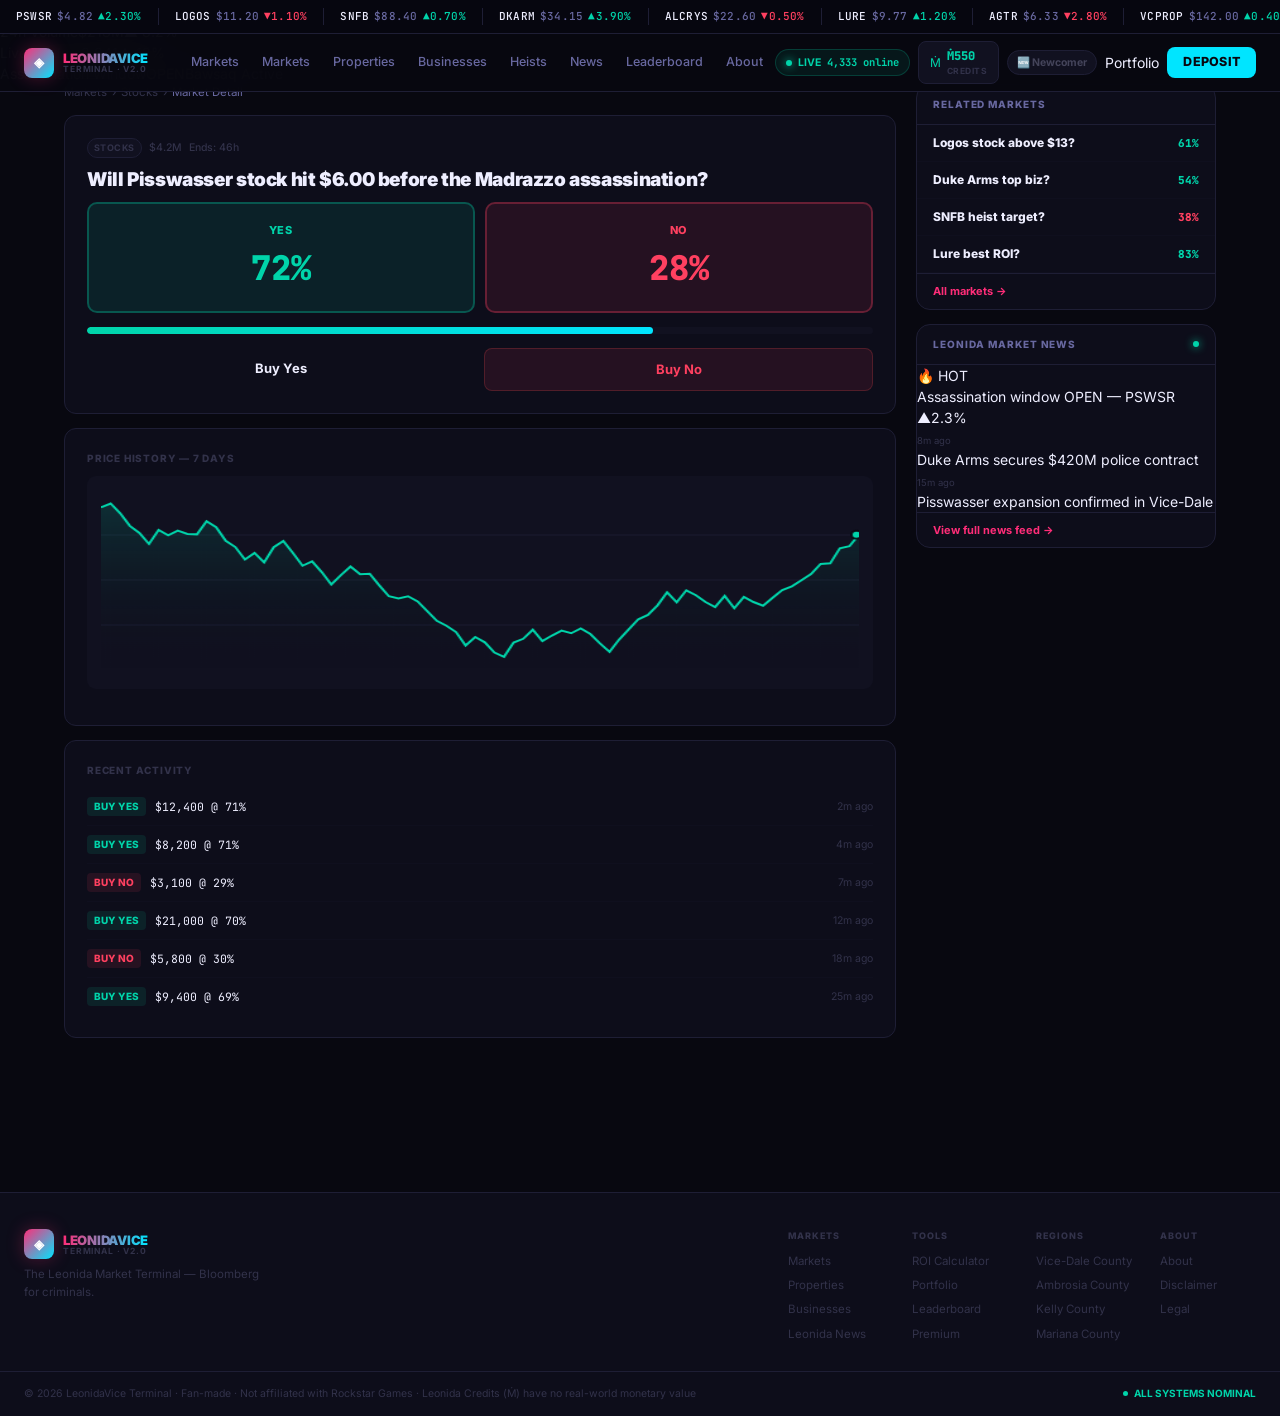
<file: leonidavice/market.html>
﻿<!DOCTYPE html>
<html lang="en">
<head>
  <meta charset="UTF-8"/><meta name="viewport" content="width=device-width,initial-scale=1.0"/>
  <title>Market — LeonidaVice</title>
  <link rel="stylesheet" href="styles.css"/>
  <link rel="preconnect" href="https://fonts.googleapis.com"/>
  <link href="https://fonts.googleapis.com/css2?family=Inter:wght@300;400;500;600;700;800;900&family=JetBrains+Mono:wght@400;500;600;700&display=swap" rel="stylesheet"/>
</head>
<body>
<div class="ticker-wrap"><div class="ticker-track">
  <span class="tick up">PSWSR <span class="tick-val">$4.82</span> <span class="tick-delta">▲2.30%</span></span><span class="tick down">LOGOS <span class="tick-val">$11.20</span> <span class="tick-delta">▼1.10%</span></span><span class="tick up">SNFB <span class="tick-val">$88.40</span> <span class="tick-delta">▲0.70%</span></span><span class="tick up">DKARM <span class="tick-val">$34.15</span> <span class="tick-delta">▲3.90%</span></span><span class="tick down">ALCRYS <span class="tick-val">$22.60</span> <span class="tick-delta">▼0.50%</span></span><span class="tick up">LURE <span class="tick-val">$9.77</span> <span class="tick-delta">▲1.20%</span></span><span class="tick down">AGTR <span class="tick-val">$6.33</span> <span class="tick-delta">▼2.80%</span></span><span class="tick up">VCPROP <span class="tick-val">$142.00</span> <span class="tick-delta">▲0.40%</span></span>
  <span class="tick up">PSWSR <span class="tick-val">$4.82</span> <span class="tick-delta">▲2.30%</span></span><span class="tick down">LOGOS <span class="tick-val">$11.20</span> <span class="tick-delta">▼1.10%</span></span><span class="tick up">SNFB <span class="tick-val">$88.40</span> <span class="tick-delta">▲0.70%</span></span><span class="tick up">DKARM <span class="tick-val">$34.15</span> <span class="tick-delta">▲3.90%</span></span><span class="tick down">ALCRYS <span class="tick-val">$22.60</span> <span class="tick-delta">▼0.50%</span></span><span class="tick up">LURE <span class="tick-val">$9.77</span> <span class="tick-delta">▲1.20%</span></span><span class="tick down">AGTR <span class="tick-val">$6.33</span> <span class="tick-delta">▼2.80%</span></span><span class="tick up">VCPROP <span class="tick-val">$142.00</span> <span class="tick-delta">▲0.40%</span></span>
</div></div>
<nav class="nav"><div class="nav-inner">
  <a href="index.html" class="logo"><div class="logo-mark">◈</div><div class="logo-text-wrap"><div class="logo-name">LEONIDAVICE</div><div class="logo-sub">Terminal · V2.0</div></div></a>
  <div class="nav-links">
    <a href="index.html" class="nav-link active">Markets</a><a href="stocks.html" class="nav-link">Markets</a>
    <a href="properties.html" class="nav-link">Properties</a><a href="businesses.html" class="nav-link">Businesses</a>
    <a href="heists.html" class="nav-link">Heists</a>
    <a href="news.html" class="nav-link">News</a><a href="leaderboard.html" class="nav-link">Leaderboard</a>
    <a href="about.html" class="nav-link">About</a>
  </div>
  <div class="nav-right">
    <div class="nav-live"><span class="nav-live-dot"></span><span class="nav-live-text">LIVE</span><span class="nav-live-count" data-traders>4,333 online</span></div><a href="portfolio.html" class="wallet-nav-item" title="My Leonida Credits"><span class="wallet-nav-icon">Ṁ</span><div><div class="wallet-balance">500</div><div class="wallet-label">Credits</div></div></a><span class="streak-display" style="display:none"></span><span class="user-badge-nav"></span><a href="portfolio.html" class="btn-ghost">Portfolio</a><a href="premium.html" class="btn-deposit">DEPOSIT</a></div>
</div></nav>
<div class="stats-bar"><div class="stats-bar-inner">
  <div class="stat-item"><span class="stat-label">Market Cap</span><span class="stat-value">$4.82B</span><span class="stat-delta up">▲ 1.4%</span></div>
  <div class="stat-divider"></div>
  <div class="stat-item"><span class="stat-label">24h Volume</span><span class="stat-value">$218M</span><span class="stat-delta up">▲ 8.2%</span></div>
  <div class="stat-divider"></div>
  <div class="stat-item"><span class="stat-label">Live Traders</span><span class="stat-value" data-traders>3,841</span><span class="stat-delta up">▲ 12%</span></div>
  <div class="stat-divider"></div>
  <div class="stat-item"><span class="stat-label">Assassination Window</span><span class="stat-value live-pulse">OPEN</span><span class="stat-delta up">Bawsaq Active</span></div>
</div></div>

<div class="market-detail-layout">
  <div>
    <div class="breadcrumb">
      <a href="index.html">Markets</a>
      <span class="breadcrumb-sep">›</span>
      <span id="market-tag">Stocks</span>
      <span class="breadcrumb-sep">›</span>
      <span style="color:var(--text-2)">Market Detail</span>
    </div>

    <div class="market-detail-card">
      <div class="card-meta" style="margin-bottom:10px">
        <span class="card-tag" id="market-tag-badge">Stocks</span>
        <span class="card-vol" id="market-vol">$4.2M Vol.</span>
        <span class="card-vol">Ends: <span id="market-end">Jun 15, 2026</span></span>
      </div>
      <div class="market-detail-title" id="market-title">Loading market data…</div>
      <div class="market-prob-display">
        <div class="prob-btn yes">
          <span class="prob-label">Yes</span>
          <span class="prob-pct" id="market-yes-pct">72%</span>
        </div>
        <div class="prob-btn no">
          <span class="prob-label">No</span>
          <span class="prob-pct" id="market-no-pct">28%</span>
        </div>
      </div>
      <div class="prob-bar-thick">
        <div class="prob-bar-fill" id="market-prob-bar" style="width:72%"></div>
      </div>
      <div style="display:flex;gap:10px">
        <a href="portfolio.html" class="btn-primary" style="flex:1;text-align:center;padding:11px;border-radius:8px;font-size:13px;font-weight:700">Buy Yes</a>
        <a href="portfolio.html" style="flex:1;text-align:center;padding:11px;border-radius:8px;font-size:13px;font-weight:700;background:var(--red-bg);color:var(--red);border:1px solid rgba(255,77,77,0.2)">Buy No</a>
      </div>
    </div>

    <div class="market-detail-card">
      <div class="chart-title">Price History — 7 Days</div>
      <div class="chart-container">
        <canvas id="market-chart" width="600" height="180" style="width:100%;height:180px"></canvas>
      </div>
    </div>

    <div class="market-detail-card">
      <div class="chart-title">Recent Activity</div>
      <div>
        <div class="activity-item"><span class="activity-side buy">BUY YES</span><span class="activity-amount">$12,400 @ 71%</span><span class="activity-time">2m ago</span></div>
        <div class="activity-item"><span class="activity-side buy">BUY YES</span><span class="activity-amount">$8,200 @ 71%</span><span class="activity-time">4m ago</span></div>
        <div class="activity-item"><span class="activity-side sell">BUY NO</span><span class="activity-amount">$3,100 @ 29%</span><span class="activity-time">7m ago</span></div>
        <div class="activity-item"><span class="activity-side buy">BUY YES</span><span class="activity-amount">$21,000 @ 70%</span><span class="activity-time">12m ago</span></div>
        <div class="activity-item"><span class="activity-side sell">BUY NO</span><span class="activity-amount">$5,800 @ 30%</span><span class="activity-time">18m ago</span></div>
        <div class="activity-item"><span class="activity-side buy">BUY YES</span><span class="activity-amount">$9,400 @ 69%</span><span class="activity-time">25m ago</span></div>
      </div>
    </div>
  </div>

  <aside class="sidebar-right" style="position:sticky;top:calc(var(--ticker-h) + var(--nav-h) + var(--stats-h) + 24px);height:fit-content">
    <div class="widget">
      <div class="widget-header"><span class="widget-title">Related Markets</span></div>
      <div class="movers-list">
        <a href="market.html?id=logos-week" class="mover-row"><span class="mover-name" style="font-size:12px;font-family:inherit">Logos stock above $13?</span><span class="mover-delta up">61%</span></a>
        <a href="market.html?id=duke-kelly" class="mover-row"><span class="mover-name" style="font-size:12px;font-family:inherit">Duke Arms top biz?</span><span class="mover-delta up">54%</span></a>
        <a href="market.html?id=snfb-heist" class="mover-row"><span class="mover-name" style="font-size:12px;font-family:inherit">SNFB heist target?</span><span class="mover-delta down">38%</span></a>
        <a href="market.html?id=lure-roi" class="mover-row"><span class="mover-name" style="font-size:12px;font-family:inherit">Lure best ROI?</span><span class="mover-delta up">83%</span></a>
      </div>
      <a href="index.html" class="widget-footer-link">All markets →</a>
    </div>
    <div class="widget">
      <div class="widget-header"><span class="widget-title">Leonida Market News</span><span class="live-dot"></span></div>
      <div class="news-feed">
        <a href="news.html" class="news-item"><span class="news-item-hot">🔥 HOT</span><p class="news-text">Assassination window OPEN — PSWSR ▲2.3%</p></a>
        <a href="news.html" class="news-item"><span class="news-time">8m ago</span><p class="news-text">Duke Arms secures $420M police contract</p></a>
        <a href="news.html" class="news-item"><span class="news-time">15m ago</span><p class="news-text">Pisswasser expansion confirmed in Vice-Dale</p></a>
      </div>
      <a href="news.html" class="widget-footer-link">View full news feed →</a>
    </div>
  </aside>
</div>

<footer class="footer">
  <div class="footer-inner">
    <div class="footer-brand"><a href="index.html" class="logo"><div class="logo-mark">◈</div><div class="logo-text-wrap"><div class="logo-name">LEONIDAVICE</div><div class="logo-sub">Terminal · V2.0</div></div></a><p class="footer-tagline">The Leonida Market Terminal — Bloomberg for criminals.</p></div>
    <div class="footer-links">
      <div class="footer-col"><p class="footer-col-title">Markets</p><a href="stocks.html">Markets</a><a href="properties.html">Properties</a><a href="businesses.html">Businesses</a><a href="news.html">Leonida News</a></div>
      <div class="footer-col"><p class="footer-col-title">Tools</p><a href="calculator.html">ROI Calculator</a><a href="portfolio.html">Portfolio</a><a href="leaderboard.html">Leaderboard</a><a href="premium.html">Premium</a></div>
      <div class="footer-col"><p class="footer-col-title">Regions</p><a href="region.html?r=vice-dale">Vice-Dale County</a><a href="region.html?r=ambrosia">Ambrosia County</a><a href="region.html?r=kelly">Kelly County</a><a href="region.html?r=mariana">Mariana County</a></div>
      <div class="footer-col"><p class="footer-col-title">About</p><a href="about.html">About</a><a href="about.html#disclaimer">Disclaimer</a><a href="about.html#legal">Legal</a></div>
    </div>
  </div>
  <div class="footer-bottom"><span>© 2026 LeonidaVice Terminal · Fan-made · Not affiliated with Rockstar Games · Leonida Credits (Ṁ) have no real-world monetary value</span><span class="footer-status"><span class="footer-status-dot"></span>ALL SYSTEMS NOMINAL</span></div>
</footer>
<script src="data-config.js"></script>
<script src="app.js"></script>
<script src="lmsr.js"></script>
<script src="game-loop.js"></script>
</body></html>
</file>
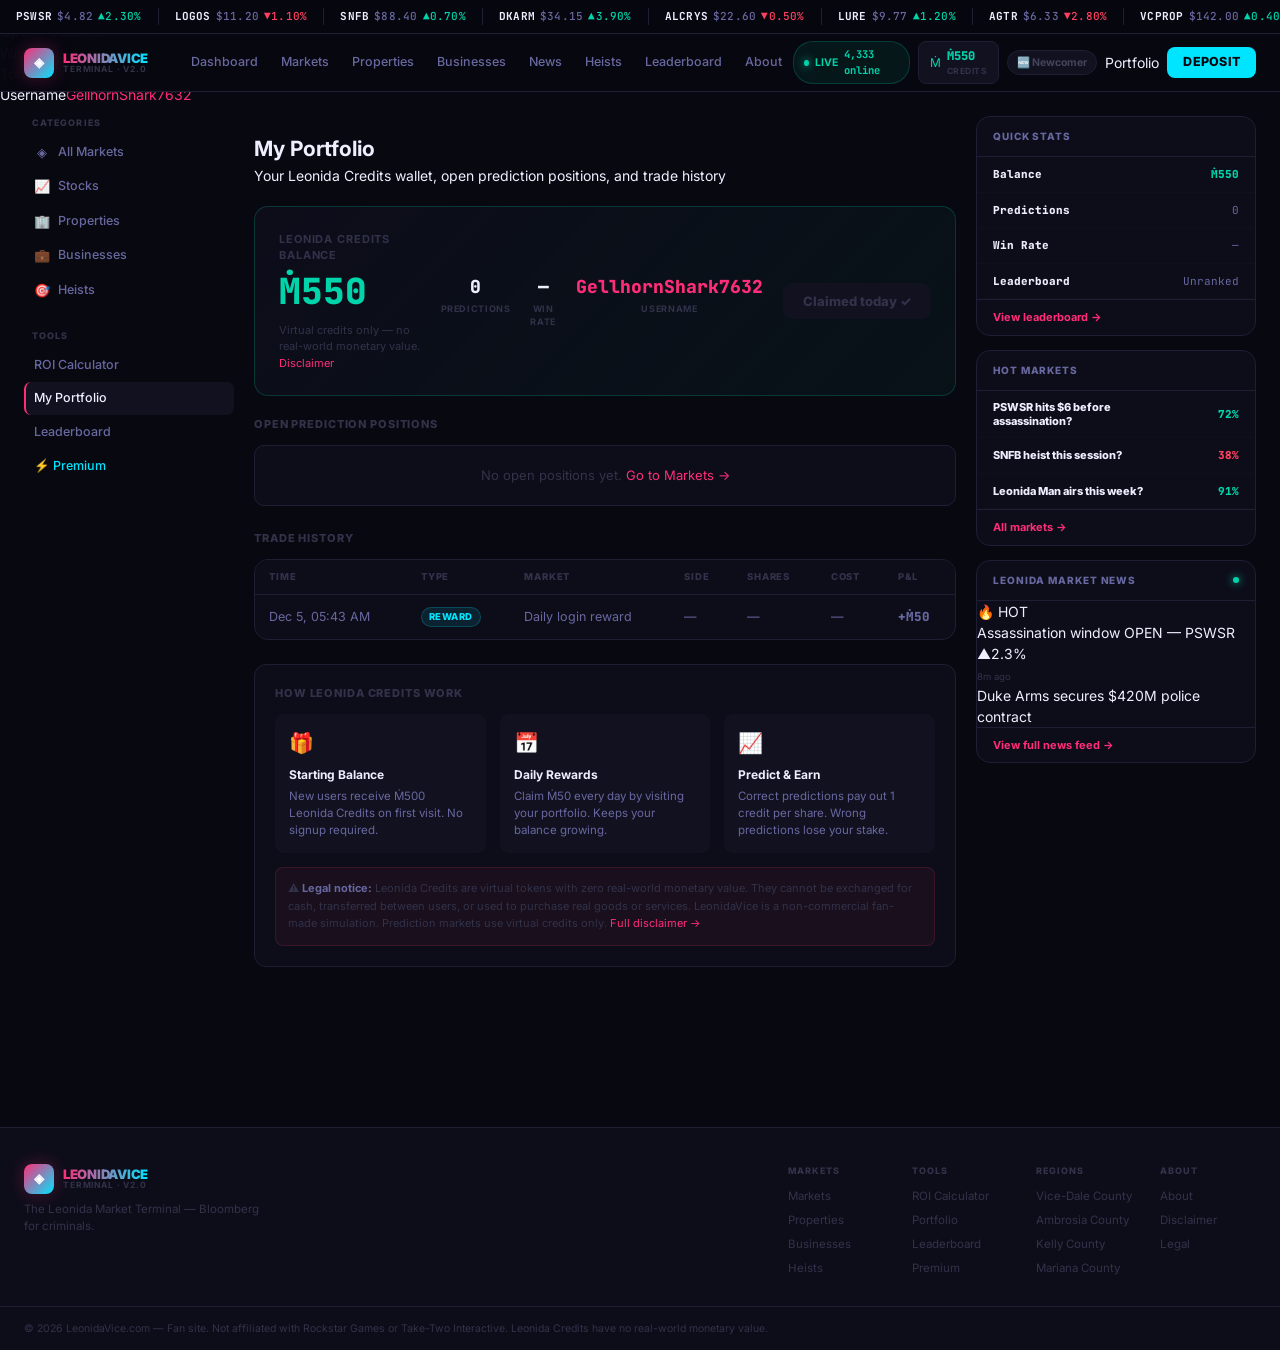
<file: leonidavice/portfolio.html>
﻿<!DOCTYPE html>
<html lang="en">
<head>
  <meta charset="UTF-8"/><meta name="viewport" content="width=device-width,initial-scale=1.0"/>
  <title>Portfolio — LeonidaVice</title>
  <link rel="stylesheet" href="styles.css"/>
  <link rel="preconnect" href="https://fonts.googleapis.com"/>
  <link href="https://fonts.googleapis.com/css2?family=Inter:wght@300;400;500;600;700;800;900&family=JetBrains+Mono:wght@400;500;600;700&display=swap" rel="stylesheet"/>
</head>
<body>
<div class="ticker-wrap"><div class="ticker-track">
  <span class="tick up"><span class="tick-sym">PSWSR</span> <span class="tick-val">$4.82</span> <span class="tick-delta">▲2.30%</span></span>
  <span class="tick down"><span class="tick-sym">LOGOS</span> <span class="tick-val">$11.20</span> <span class="tick-delta">▼1.10%</span></span>
  <span class="tick up"><span class="tick-sym">SNFB</span> <span class="tick-val">$88.40</span> <span class="tick-delta">▲0.70%</span></span>
  <span class="tick up"><span class="tick-sym">DKARM</span> <span class="tick-val">$34.15</span> <span class="tick-delta">▲3.90%</span></span>
  <span class="tick down"><span class="tick-sym">ALCRYS</span> <span class="tick-val">$22.60</span> <span class="tick-delta">▼0.50%</span></span>
  <span class="tick up"><span class="tick-sym">LURE</span> <span class="tick-val">$9.77</span> <span class="tick-delta">▲1.20%</span></span>
  <span class="tick down"><span class="tick-sym">AGTR</span> <span class="tick-val">$6.33</span> <span class="tick-delta">▼2.80%</span></span>
  <span class="tick up"><span class="tick-sym">VCPROP</span> <span class="tick-val">$142.00</span> <span class="tick-delta">▲0.40%</span></span>
  <span class="tick up"><span class="tick-sym">PSWSR</span> <span class="tick-val">$4.82</span> <span class="tick-delta">▲2.30%</span></span>
  <span class="tick down"><span class="tick-sym">LOGOS</span> <span class="tick-val">$11.20</span> <span class="tick-delta">▼1.10%</span></span>
  <span class="tick up"><span class="tick-sym">SNFB</span> <span class="tick-val">$88.40</span> <span class="tick-delta">▲0.70%</span></span>
  <span class="tick up"><span class="tick-sym">DKARM</span> <span class="tick-val">$34.15</span> <span class="tick-delta">▲3.90%</span></span>
  <span class="tick down"><span class="tick-sym">ALCRYS</span> <span class="tick-val">$22.60</span> <span class="tick-delta">▼0.50%</span></span>
  <span class="tick up"><span class="tick-sym">LURE</span> <span class="tick-val">$9.77</span> <span class="tick-delta">▲1.20%</span></span>
  <span class="tick down"><span class="tick-sym">AGTR</span> <span class="tick-val">$6.33</span> <span class="tick-delta">▼2.80%</span></span>
  <span class="tick up"><span class="tick-sym">VCPROP</span> <span class="tick-val">$142.00</span> <span class="tick-delta">▲0.40%</span></span>
</div></div>
<nav class="nav"><div class="nav-inner">
  <a href="index.html" class="logo"><div class="logo-mark">◈</div><div class="logo-text-wrap"><div class="logo-name">LEONIDAVICE</div><div class="logo-sub">Terminal · V2.0</div></div></a>
  <div class="nav-links">
    <a href="index.html" class="nav-link">Dashboard</a>
    <a href="stocks.html" class="nav-link">Markets</a>
    <a href="properties.html" class="nav-link">Properties</a>
    <a href="businesses.html" class="nav-link">Businesses</a>
    <a href="news.html" class="nav-link">News</a>
    <a href="heists.html" class="nav-link">Heists</a>
    <a href="leaderboard.html" class="nav-link">Leaderboard</a>
    <a href="about.html" class="nav-link">About</a>
  </div>
  <div class="nav-right">
    <div class="nav-live"><span class="nav-live-dot"></span><span class="nav-live-text">LIVE</span><span class="nav-live-count" data-traders>4,333 online</span></div>
    <a href="portfolio.html" class="wallet-nav-item" title="My Leonida Credits">
      <span class="wallet-nav-icon">Ṁ</span>
      <div><div class="wallet-balance">500</div><div class="wallet-label">Credits</div></div>
    </a>
    <span class="streak-display" style="display:none"></span>
    <span class="user-badge-nav"></span>
    <a href="portfolio.html" class="btn-primary">Portfolio</a>
    <a href="premium.html" class="btn-deposit">DEPOSIT</a>
  </div>
</div></nav>
<div class="stats-bar"><div class="stats-bar-inner">
  <div class="stat-item"><span class="stat-label">Balance</span><span class="stat-value" id="sb-balance" style="color:var(--teal)">Ṁ500</span></div>
  <div class="stat-divider"></div>
  <div class="stat-item"><span class="stat-label">Open Positions</span><span class="stat-value" id="sb-positions">0</span></div>
  <div class="stat-divider"></div>
  <div class="stat-item"><span class="stat-label">Win Rate</span><span class="stat-value" id="sb-winrate">—</span></div>
  <div class="stat-divider"></div>
  <div class="stat-item"><span class="stat-label">Total Trades</span><span class="stat-value" id="sb-trades">0</span></div>
  <div class="stat-divider"></div>
  <div class="stat-item"><span class="stat-label">Username</span><span class="stat-value" id="sb-username" style="color:var(--pink)">—</span></div>
</div></div>

<div class="main-layout">
  <aside class="sidebar-left">
    <div class="sidebar-section">
      <p class="sidebar-heading">Categories</p>
      <a href="index.html" class="sidebar-link"><span class="sidebar-icon">◈</span> All Markets</a>
      <a href="stocks.html" class="sidebar-link"><span class="sidebar-icon">📈</span> Stocks</a>
      <a href="properties.html" class="sidebar-link"><span class="sidebar-icon">🏢</span> Properties</a>
      <a href="businesses.html" class="sidebar-link"><span class="sidebar-icon">💼</span> Businesses</a>
      <a href="heists.html" class="sidebar-link"><span class="sidebar-icon">🎯</span> Heists</a>
    </div>
    <div class="sidebar-section">
      <p class="sidebar-heading">Tools</p>
      <a href="calculator.html" class="sidebar-link">ROI Calculator</a>
      <a href="portfolio.html" class="sidebar-link active">My Portfolio</a>
      <a href="leaderboard.html" class="sidebar-link">Leaderboard</a>
      <a href="premium.html" class="sidebar-link premium-link">⚡ Premium</a>
    </div>
  </aside>

  <section class="feed">
    <div class="page-header">
      <h1>My Portfolio</h1>
      <p>Your Leonida Credits wallet, open prediction positions, and trade history</p>
    </div>

    <!-- WALLET HERO -->
    <div class="wallet-hero">
      <div>
        <div class="wallet-hero-label">Leonida Credits Balance</div>
        <div class="wallet-hero-balance" id="port-balance">Ṁ500</div>
        <div style="font-size:11px;color:var(--text-3);margin-top:4px">
          Virtual credits only — no real-world monetary value.
          <a href="about.html#disclaimer" style="color:var(--pink)">Disclaimer</a>
        </div>
      </div>
      <div class="wallet-hero-stats">
        <div class="wallet-hero-stat">
          <div class="wallet-hero-stat-val" id="port-trades">0</div>
          <div class="wallet-hero-stat-label">Predictions</div>
        </div>
        <div class="wallet-hero-stat">
          <div class="wallet-hero-stat-val" id="port-winrate">—</div>
          <div class="wallet-hero-stat-label">Win Rate</div>
        </div>
        <div class="wallet-hero-stat">
          <div class="wallet-hero-stat-val" id="port-username" style="color:var(--pink)">—</div>
          <div class="wallet-hero-stat-label">Username</div>
        </div>
      </div>
      <button class="btn-claim-daily" id="daily-btn" onclick="claimDaily()">
        Claim Daily Ṁ50
      </button>
    </div>

    <!-- OPEN POSITIONS -->
    <div class="section-title" style="margin-bottom:12px">Open Prediction Positions</div>
    <div id="positions-list" style="display:flex;flex-direction:column;gap:8px;margin-bottom:24px">
      <div style="background:var(--surface);border:1px solid var(--border);border-radius:10px;padding:20px;text-align:center;color:var(--text-3);font-size:13px">
        No open positions yet. <a href="index.html" style="color:var(--pink)">Go to Markets →</a>
      </div>
    </div>

    <!-- TRADE HISTORY -->
    <div class="section-title" style="margin-bottom:12px">Trade History</div>
    <div class="table-wrap" style="margin-bottom:24px">
      <table class="data-table" style="table-layout:auto">
        <thead>
          <tr><th>Time</th><th>Type</th><th>Market</th><th>Side</th><th>Shares</th><th>Cost</th><th>P&L</th></tr>
        </thead>
        <tbody id="history-tbody">
          <tr><td colspan="7" style="text-align:center;color:var(--text-3);padding:20px">No trades yet</td></tr>
        </tbody>
      </table>
    </div>

    <!-- HOW IT WORKS -->
    <div style="background:var(--surface);border:1px solid var(--border);border-radius:12px;padding:20px;margin-bottom:20px">
      <div class="section-title" style="margin-bottom:12px">How Leonida Credits Work</div>
      <div style="display:grid;grid-template-columns:repeat(3,1fr);gap:14px">
        <div style="background:var(--surface-2);border-radius:9px;padding:14px">
          <div style="font-size:20px;margin-bottom:8px">🎁</div>
          <div style="font-size:12px;font-weight:700;color:var(--text);margin-bottom:4px">Starting Balance</div>
          <div style="font-size:11.5px;color:var(--text-2);line-height:1.5">New users receive Ṁ500 Leonida Credits on first visit. No signup required.</div>
        </div>
        <div style="background:var(--surface-2);border-radius:9px;padding:14px">
          <div style="font-size:20px;margin-bottom:8px">📅</div>
          <div style="font-size:12px;font-weight:700;color:var(--text);margin-bottom:4px">Daily Rewards</div>
          <div style="font-size:11.5px;color:var(--text-2);line-height:1.5">Claim Ṁ50 every day by visiting your portfolio. Keeps your balance growing.</div>
        </div>
        <div style="background:var(--surface-2);border-radius:9px;padding:14px">
          <div style="font-size:20px;margin-bottom:8px">📈</div>
          <div style="font-size:12px;font-weight:700;color:var(--text);margin-bottom:4px">Predict & Earn</div>
          <div style="font-size:11.5px;color:var(--text-2);line-height:1.5">Correct predictions pay out 1 credit per share. Wrong predictions lose your stake.</div>
        </div>
      </div>
      <div style="margin-top:14px;padding:12px;background:rgba(255,64,96,0.05);border:1px solid rgba(255,64,96,0.15);border-radius:8px;font-size:11px;color:var(--text-3);line-height:1.6">
        ⚠ <strong style="color:var(--text-2)">Legal notice:</strong> Leonida Credits are virtual tokens with zero real-world monetary value. They cannot be exchanged for cash, transferred between users, or used to purchase real goods or services. LeonidaVice is a non-commercial fan-made simulation. Prediction markets use virtual credits only. <a href="about.html#disclaimer" style="color:var(--pink)">Full disclaimer →</a>
      </div>
    </div>
  </section>

  <aside class="sidebar-right">
    <div class="widget">
      <div class="widget-header"><span class="widget-title">Quick Stats</span></div>
      <div class="movers-list">
        <div class="mover-row"><span class="mover-name">Balance</span><span class="mover-price wallet-balance" style="color:var(--teal)">Ṁ500</span></div>
        <div class="mover-row"><span class="mover-name">Predictions</span><span class="mover-price" id="qs-trades">0</span></div>
        <div class="mover-row"><span class="mover-name">Win Rate</span><span class="mover-price" id="qs-winrate">—</span></div>
        <div class="mover-row"><span class="mover-name">Leaderboard</span><span class="mover-price" id="qs-rank">Unranked</span></div>
      </div>
      <a href="leaderboard.html" class="widget-footer-link">View leaderboard →</a>
    </div>
    <div class="widget">
      <div class="widget-header"><span class="widget-title">Hot Markets</span></div>
      <div class="movers-list">
        <a href="index.html" class="mover-row"><span class="mover-name" style="font-family:inherit;font-size:11px;white-space:normal;line-height:1.3">PSWSR hits $6 before assassination?</span><span class="mover-delta up">72%</span></a>
        <a href="index.html" class="mover-row"><span class="mover-name" style="font-family:inherit;font-size:11px;white-space:normal;line-height:1.3">SNFB heist this session?</span><span class="mover-delta down">38%</span></a>
        <a href="index.html" class="mover-row"><span class="mover-name" style="font-family:inherit;font-size:11px;white-space:normal;line-height:1.3">Leonida Man airs this week?</span><span class="mover-delta up">91%</span></a>
      </div>
      <a href="index.html" class="widget-footer-link">All markets →</a>
    </div>
    <div class="widget">
      <div class="widget-header"><span class="widget-title">Leonida Market News</span><span class="live-dot"></span></div>
      <div class="news-feed">
        <a href="news.html" class="news-item"><span class="news-item-hot">🔥 HOT</span><p class="news-text">Assassination window OPEN — PSWSR ▲2.3%</p></a>
        <a href="news.html" class="news-item"><span class="news-time">8m ago</span><p class="news-text">Duke Arms secures $420M police contract</p></a>
      </div>
      <a href="news.html" class="widget-footer-link">View full news feed →</a>
    </div>
  </aside>
</div>

<footer class="footer">
  <div class="footer-inner">
    <div class="footer-brand"><a href="index.html" class="logo"><div class="logo-mark">◈</div><div class="logo-text-wrap"><div class="logo-name">LEONIDAVICE</div><div class="logo-sub">Terminal · V2.0</div></div></a><p class="footer-tagline">The Leonida Market Terminal — Bloomberg for criminals.</p></div>
    <div class="footer-links">
      <div class="footer-col"><p class="footer-col-title">Markets</p><a href="stocks.html">Markets</a><a href="properties.html">Properties</a><a href="businesses.html">Businesses</a><a href="heists.html">Heists</a></div>
      <div class="footer-col"><p class="footer-col-title">Tools</p><a href="calculator.html">ROI Calculator</a><a href="portfolio.html">Portfolio</a><a href="leaderboard.html">Leaderboard</a><a href="premium.html">Premium</a></div>
      <div class="footer-col"><p class="footer-col-title">Regions</p><a href="region.html?r=vice-dale">Vice-Dale County</a><a href="region.html?r=ambrosia">Ambrosia County</a><a href="region.html?r=kelly">Kelly County</a><a href="region.html?r=mariana">Mariana County</a></div>
      <div class="footer-col"><p class="footer-col-title">About</p><a href="about.html">About</a><a href="about.html#disclaimer">Disclaimer</a><a href="about.html#legal">Legal</a></div>
    </div>
  </div>
  <div class="footer-bottom">
    <p>© 2026 LeonidaVice.com — Fan site. Not affiliated with Rockstar Games or Take-Two Interactive. Leonida Credits have no real-world monetary value.</p>
  </div>
</footer>
<script src="data-config.js"></script>
<script src="app.js"></script>
<script src="lmsr.js"></script>
<script src="game-loop.js"></script>
<script>
function claimDaily() {
  const claimed = LV_LMSR.claimDailyReward();
  if (!claimed) {
    showToast('Already claimed today', 'Come back tomorrow for Ṁ50', 'gold');
  }
  renderPortfolioPage();
}

function renderPortfolioPage() {
  const bal      = LV_LMSR.getWallet();
  const stats    = LV_LMSR.getStats();
  const username = LV_LMSR.getUsername();
  const winRate  = LV_LMSR.winRate();
  const positions = LV_LMSR.getPositions();
  const history  = LV_LMSR.getHistory();

  // Stats bar
  const set = (id, v) => { const el = document.getElementById(id); if(el) el.textContent = v; };
  set('sb-balance',  'Ṁ' + Math.floor(bal).toLocaleString());
  set('sb-trades',   stats.trades);
  set('sb-winrate',  winRate > 0 ? winRate + '%' : '—');
  set('sb-username', username);

  // Wallet hero
  set('port-balance',  'Ṁ' + Math.floor(bal).toLocaleString());
  set('port-trades',   stats.trades);
  set('port-winrate',  winRate > 0 ? winRate + '%' : '—');
  set('port-username', username);

  // Quick stats sidebar
  set('qs-trades',  stats.trades);
  set('qs-winrate', winRate > 0 ? winRate + '%' : '—');

  // Daily button state
  const lastLogin = localStorage.getItem('lv_last_login');
  const today = new Date().toDateString();
  const dailyBtn = document.getElementById('daily-btn');
  if (dailyBtn) {
    dailyBtn.disabled = (lastLogin === today);
    dailyBtn.textContent = (lastLogin === today) ? 'Claimed today ✓' : 'Claim Daily Ṁ50';
  }

  // Open positions
  const posList = document.getElementById('positions-list');
  const openPositions = Object.entries(positions).filter(([id, pos]) =>
    pos.yesShares > 0.01 || pos.noShares > 0.01
  );
  set('sb-positions', openPositions.length);

  if (openPositions.length === 0) {
    posList.innerHTML = '<div style="background:var(--surface);border:1px solid var(--border);border-radius:10px;padding:20px;text-align:center;color:var(--text-3);font-size:13px">No open positions yet. <a href="index.html" style="color:var(--pink)">Go to Markets →</a></div>';
  } else {
    posList.innerHTML = openPositions.map(([marketId, pos]) => {
      const cfg  = LV_CONFIG.getMarket(marketId);
      const prob = LV_LMSR.getImpliedProb(marketId);
      const yes  = Math.round(prob * 100);
      let html = '';
      if (pos.yesShares > 0.01) {
        const maxPayout = pos.yesShares.toFixed(1);
        html += `<div class="pred-position-card">
          <div class="pred-pos-side yes">YES</div>
          <div class="pred-pos-info">
            <div class="pred-pos-question">${cfg.question}</div>
            <div class="pred-pos-meta">
              <span>Current: ${yes}%</span>
              <span>Ends: ${cfg.endsIn}</span>
            </div>
          </div>
          <div>
            <div class="pred-pos-shares">${pos.yesShares.toFixed(1)} shares</div>
            <div class="pred-pos-payout">Max payout: Ṁ${maxPayout}</div>
          </div>
        </div>`;
      }
      if (pos.noShares > 0.01) {
        const maxPayout = pos.noShares.toFixed(1);
        html += `<div class="pred-position-card">
          <div class="pred-pos-side no">NO</div>
          <div class="pred-pos-info">
            <div class="pred-pos-question">${cfg.question}</div>
            <div class="pred-pos-meta">
              <span>Current: ${100-yes}%</span>
              <span>Ends: ${cfg.endsIn}</span>
            </div>
          </div>
          <div>
            <div class="pred-pos-shares">${pos.noShares.toFixed(1)} shares</div>
            <div class="pred-pos-payout">Max payout: Ṁ${maxPayout}</div>
          </div>
        </div>`;
      }
      return html;
    }).join('');
  }

  // Trade history
  const tbody = document.getElementById('history-tbody');
  if (history.length === 0) {
    tbody.innerHTML = '<tr><td colspan="7" style="text-align:center;color:var(--text-3);padding:20px">No trades yet</td></tr>';
  } else {
    tbody.innerHTML = history.slice(0, 20).map(h => {
      const time = new Date(h.date).toLocaleString('en-US', { month:'short', day:'numeric', hour:'2-digit', minute:'2-digit' });
      if (h.type === 'TRADE') {
        const sideClass = h.side === 'YES' ? 'badge-green' : 'badge-red';
        const q = h.question ? h.question.substring(0, 40) + '…' : h.marketId;
        return `<tr>
          <td class="td-cap">${time}</td>
          <td><span class="badge badge-purple">PREDICT</span></td>
          <td style="font-size:11px;color:var(--text-2);max-width:200px;overflow:hidden;text-overflow:ellipsis;white-space:nowrap">${q}</td>
          <td><span class="badge ${sideClass}">${h.side}</span></td>
          <td class="td-cap">${parseFloat(h.shares).toFixed(1)}</td>
          <td class="td-down">Ṁ${parseFloat(h.cost).toFixed(1)}</td>
          <td class="td-neutral">Open</td>
        </tr>`;
      }
      if (h.type === 'RESOLVE') {
        return `<tr>
          <td class="td-cap">${time}</td>
          <td><span class="badge badge-gold">RESOLVE</span></td>
          <td class="td-cap">${h.marketId}</td>
          <td><span class="badge ${h.outcome === 'YES' ? 'badge-green' : 'badge-red'}">${h.outcome}</span></td>
          <td class="td-cap">—</td>
          <td class="td-cap">—</td>
          <td class="td-up">+Ṁ${parseFloat(h.payout).toFixed(1)}</td>
        </tr>`;
      }
      if (h.type === 'REWARD') {
        return `<tr>
          <td class="td-cap">${time}</td>
          <td><span class="badge badge-cyan">REWARD</span></td>
          <td class="td-cap">${h.description}</td>
          <td class="td-cap">—</td><td class="td-cap">—</td><td class="td-cap">—</td>
          <td class="td-up">+Ṁ${h.amount}</td>
        </tr>`;
      }
      return '';
    }).join('');
  }
}

document.addEventListener('DOMContentLoaded', renderPortfolioPage);
</script>
</body></html>
</file>
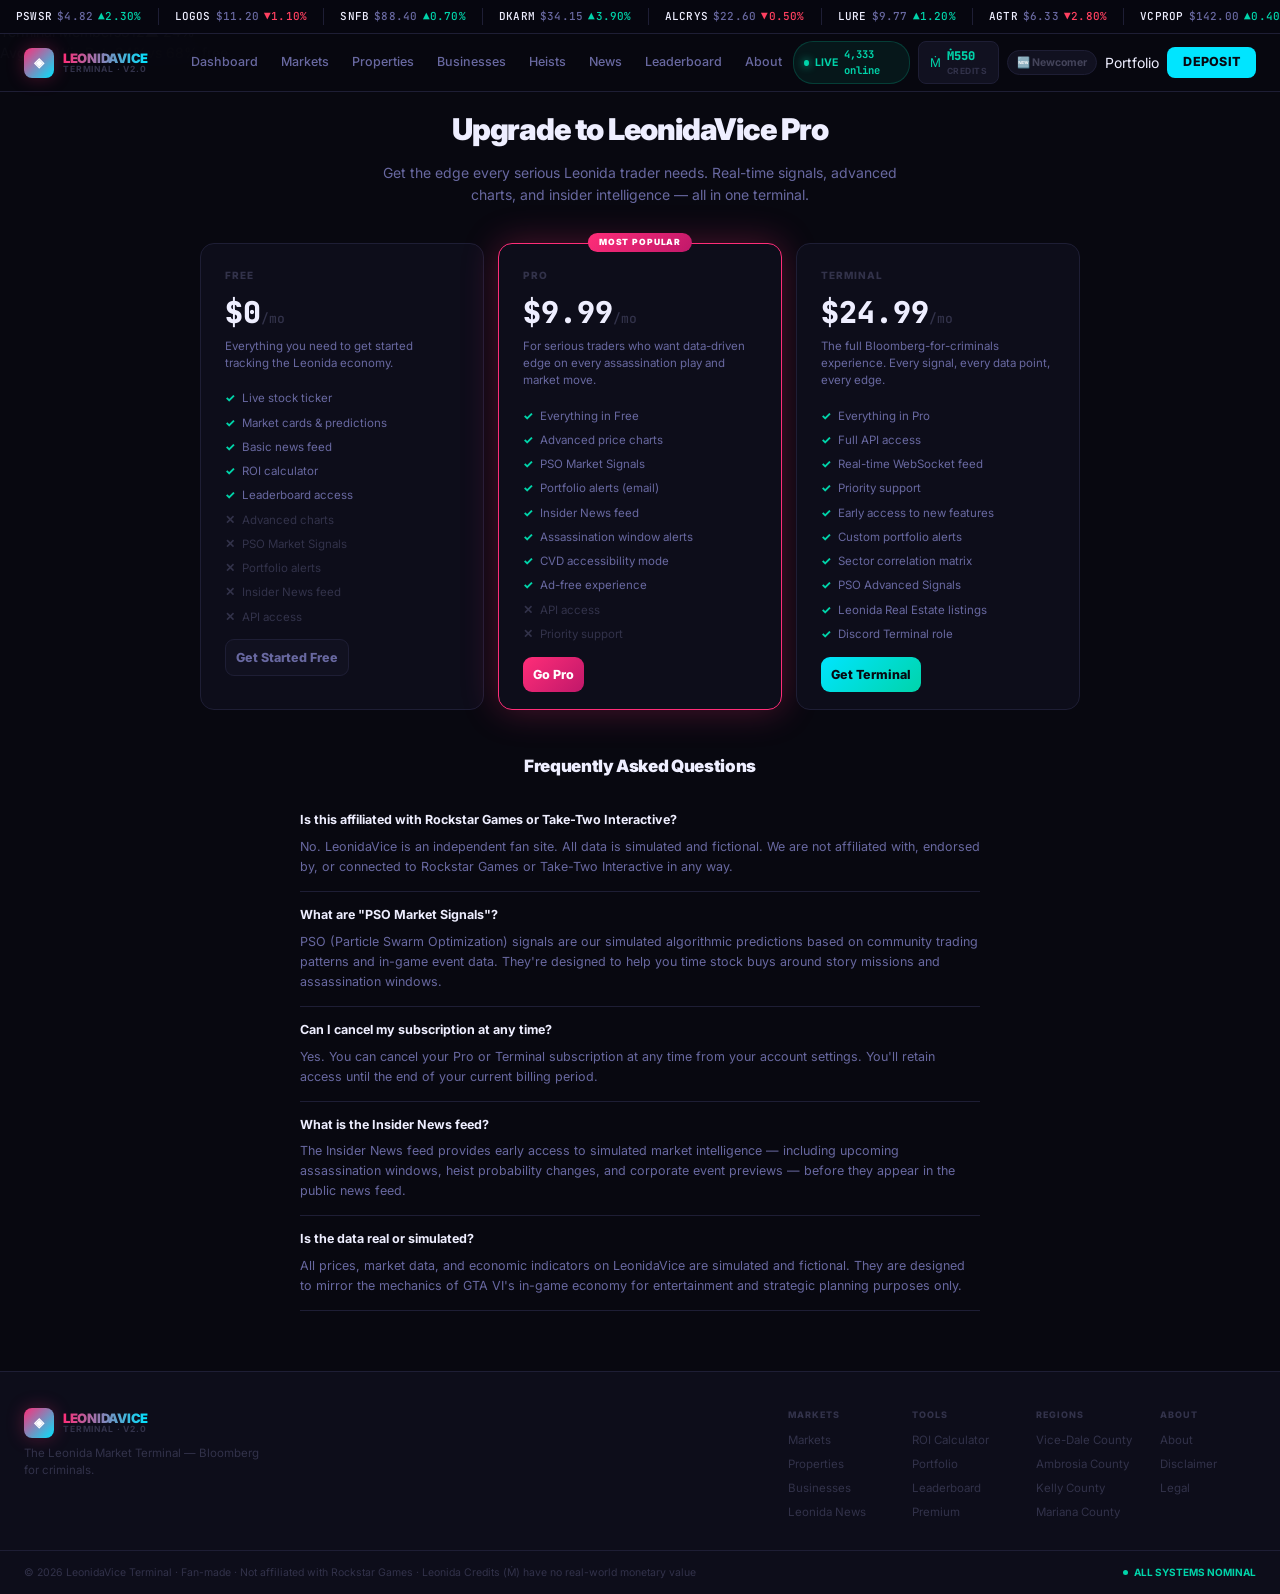
<file: leonidavice/premium.html>
﻿<!DOCTYPE html>
<html lang="en">
<head>
  <meta charset="UTF-8"/><meta name="viewport" content="width=device-width,initial-scale=1.0"/>
  <title>Premium — LeonidaVice</title>
  <link rel="stylesheet" href="styles.css"/>
  <link rel="preconnect" href="https://fonts.googleapis.com"/>
  <link href="https://fonts.googleapis.com/css2?family=Inter:wght@300;400;500;600;700;800;900&family=JetBrains+Mono:wght@400;500;600;700&display=swap" rel="stylesheet"/>
</head>
<body>
<div class="ticker-wrap"><div class="ticker-track">
  <span class="tick up">PSWSR <span class="tick-val">$4.82</span> <span class="tick-delta">▲2.30%</span></span><span class="tick down">LOGOS <span class="tick-val">$11.20</span> <span class="tick-delta">▼1.10%</span></span><span class="tick up">SNFB <span class="tick-val">$88.40</span> <span class="tick-delta">▲0.70%</span></span><span class="tick up">DKARM <span class="tick-val">$34.15</span> <span class="tick-delta">▲3.90%</span></span><span class="tick down">ALCRYS <span class="tick-val">$22.60</span> <span class="tick-delta">▼0.50%</span></span><span class="tick up">LURE <span class="tick-val">$9.77</span> <span class="tick-delta">▲1.20%</span></span><span class="tick down">AGTR <span class="tick-val">$6.33</span> <span class="tick-delta">▼2.80%</span></span><span class="tick up">VCPROP <span class="tick-val">$142.00</span> <span class="tick-delta">▲0.40%</span></span>
  <span class="tick up">PSWSR <span class="tick-val">$4.82</span> <span class="tick-delta">▲2.30%</span></span><span class="tick down">LOGOS <span class="tick-val">$11.20</span> <span class="tick-delta">▼1.10%</span></span><span class="tick up">SNFB <span class="tick-val">$88.40</span> <span class="tick-delta">▲0.70%</span></span><span class="tick up">DKARM <span class="tick-val">$34.15</span> <span class="tick-delta">▲3.90%</span></span><span class="tick down">ALCRYS <span class="tick-val">$22.60</span> <span class="tick-delta">▼0.50%</span></span><span class="tick up">LURE <span class="tick-val">$9.77</span> <span class="tick-delta">▲1.20%</span></span><span class="tick down">AGTR <span class="tick-val">$6.33</span> <span class="tick-delta">▼2.80%</span></span><span class="tick up">VCPROP <span class="tick-val">$142.00</span> <span class="tick-delta">▲0.40%</span></span>
</div></div>
<nav class="nav"><div class="nav-inner">
  <a href="index.html" class="logo"><div class="logo-mark">◈</div><div class="logo-text-wrap"><div class="logo-name">LEONIDAVICE</div><div class="logo-sub">Terminal · V2.0</div></div></a>
  <div class="nav-links">
    <a href="index.html" class="nav-link">Dashboard</a><a href="stocks.html" class="nav-link">Markets</a>
    <a href="properties.html" class="nav-link">Properties</a><a href="businesses.html" class="nav-link">Businesses</a>
    <a href="heists.html" class="nav-link">Heists</a>
    <a href="news.html" class="nav-link">News</a><a href="leaderboard.html" class="nav-link">Leaderboard</a>
    <a href="about.html" class="nav-link">About</a>
  </div>
  <div class="nav-right">
    <div class="nav-live"><span class="nav-live-dot"></span><span class="nav-live-text">LIVE</span><span class="nav-live-count" data-traders>4,333 online</span></div><a href="portfolio.html" class="wallet-nav-item" title="My Leonida Credits"><span class="wallet-nav-icon">Ṁ</span><div><div class="wallet-balance">500</div><div class="wallet-label">Credits</div></div></a><span class="streak-display" style="display:none"></span><span class="user-badge-nav"></span><a href="portfolio.html" class="btn-ghost">Portfolio</a><a href="premium.html" class="btn-deposit">DEPOSIT</a></div>
</div></nav>
<div class="stats-bar"><div class="stats-bar-inner">
  <div class="stat-item"><span class="stat-label">Pro Members</span><span class="stat-value">1,240</span><span class="stat-delta up">▲ 18%</span></div>
  <div class="stat-divider"></div>
  <div class="stat-item"><span class="stat-label">Terminal Members</span><span class="stat-value">312</span><span class="stat-delta up">▲ 24%</span></div>
  <div class="stat-divider"></div>
  <div class="stat-item"><span class="stat-label">Avg Pro Win Rate</span><span class="stat-value">84%</span><span class="stat-delta up">vs 68% free</span></div>
</div></div>

<div class="page-body">
  <div class="premium-hero">
    <h1>Upgrade to LeonidaVice Pro</h1>
    <p>Get the edge every serious Leonida trader needs. Real-time signals, advanced charts, and insider intelligence — all in one terminal.</p>
  </div>

  <div class="pricing-grid">
    <div class="pricing-card">
      <div class="pricing-tier">Free</div>
      <div class="pricing-price">$0<span>/mo</span></div>
      <div class="pricing-desc">Everything you need to get started tracking the Leonida economy.</div>
      <ul class="pricing-features">
        <li>Live stock ticker</li>
        <li>Market cards & predictions</li>
        <li>Basic news feed</li>
        <li>ROI calculator</li>
        <li>Leaderboard access</li>
        <li class="no">Advanced charts</li>
        <li class="no">PSO Market Signals</li>
        <li class="no">Portfolio alerts</li>
        <li class="no">Insider News feed</li>
        <li class="no">API access</li>
      </ul>
      <a href="portfolio.html" class="btn-pricing btn-pricing-free">Get Started Free</a>
    </div>

    <div class="pricing-card featured">
      <div class="pricing-tier">Pro</div>
      <div class="pricing-price">$9.99<span>/mo</span></div>
      <div class="pricing-desc">For serious traders who want data-driven edge on every assassination play and market move.</div>
      <ul class="pricing-features">
        <li>Everything in Free</li>
        <li>Advanced price charts</li>
        <li>PSO Market Signals</li>
        <li>Portfolio alerts (email)</li>
        <li>Insider News feed</li>
        <li>Assassination window alerts</li>
        <li>CVD accessibility mode</li>
        <li>Ad-free experience</li>
        <li class="no">API access</li>
        <li class="no">Priority support</li>
      </ul>
      <a href="portfolio.html" class="btn-pricing btn-pricing-pro">Go Pro</a>
    </div>

    <div class="pricing-card">
      <div class="pricing-tier">Terminal</div>
      <div class="pricing-price">$24.99<span>/mo</span></div>
      <div class="pricing-desc">The full Bloomberg-for-criminals experience. Every signal, every data point, every edge.</div>
      <ul class="pricing-features">
        <li>Everything in Pro</li>
        <li>Full API access</li>
        <li>Real-time WebSocket feed</li>
        <li>Priority support</li>
        <li>Early access to new features</li>
        <li>Custom portfolio alerts</li>
        <li>Sector correlation matrix</li>
        <li>PSO Advanced Signals</li>
        <li>Leonida Real Estate listings</li>
        <li>Discord Terminal role</li>
      </ul>
      <a href="portfolio.html" class="btn-pricing btn-pricing-terminal">Get Terminal</a>
    </div>
  </div>

  <div class="faq-section">
    <div class="faq-title">Frequently Asked Questions</div>
    <div class="faq-item">
      <div class="faq-q">Is this affiliated with Rockstar Games or Take-Two Interactive?</div>
      <div class="faq-a">No. LeonidaVice is an independent fan site. All data is simulated and fictional. We are not affiliated with, endorsed by, or connected to Rockstar Games or Take-Two Interactive in any way.</div>
    </div>
    <div class="faq-item">
      <div class="faq-q">What are "PSO Market Signals"?</div>
      <div class="faq-a">PSO (Particle Swarm Optimization) signals are our simulated algorithmic predictions based on community trading patterns and in-game event data. They're designed to help you time stock buys around story missions and assassination windows.</div>
    </div>
    <div class="faq-item">
      <div class="faq-q">Can I cancel my subscription at any time?</div>
      <div class="faq-a">Yes. You can cancel your Pro or Terminal subscription at any time from your account settings. You'll retain access until the end of your current billing period.</div>
    </div>
    <div class="faq-item">
      <div class="faq-q">What is the Insider News feed?</div>
      <div class="faq-a">The Insider News feed provides early access to simulated market intelligence — including upcoming assassination windows, heist probability changes, and corporate event previews — before they appear in the public news feed.</div>
    </div>
    <div class="faq-item">
      <div class="faq-q">Is the data real or simulated?</div>
      <div class="faq-a">All prices, market data, and economic indicators on LeonidaVice are simulated and fictional. They are designed to mirror the mechanics of GTA VI's in-game economy for entertainment and strategic planning purposes only.</div>
    </div>
  </div>
</div>

<footer class="footer">
  <div class="footer-inner">
    <div class="footer-brand"><a href="index.html" class="logo"><div class="logo-mark">◈</div><div class="logo-text-wrap"><div class="logo-name">LEONIDAVICE</div><div class="logo-sub">Terminal · V2.0</div></div></a><p class="footer-tagline">The Leonida Market Terminal — Bloomberg for criminals.</p></div>
    <div class="footer-links">
      <div class="footer-col"><p class="footer-col-title">Markets</p><a href="stocks.html">Markets</a><a href="properties.html">Properties</a><a href="businesses.html">Businesses</a><a href="news.html">Leonida News</a></div>
      <div class="footer-col"><p class="footer-col-title">Tools</p><a href="calculator.html">ROI Calculator</a><a href="portfolio.html">Portfolio</a><a href="leaderboard.html">Leaderboard</a><a href="premium.html">Premium</a></div>
      <div class="footer-col"><p class="footer-col-title">Regions</p><a href="region.html?r=vice-dale">Vice-Dale County</a><a href="region.html?r=ambrosia">Ambrosia County</a><a href="region.html?r=kelly">Kelly County</a><a href="region.html?r=mariana">Mariana County</a></div>
      <div class="footer-col"><p class="footer-col-title">About</p><a href="about.html">About</a><a href="about.html#disclaimer">Disclaimer</a><a href="about.html#legal">Legal</a></div>
    </div>
  </div>
  <div class="footer-bottom"><span>© 2026 LeonidaVice Terminal · Fan-made · Not affiliated with Rockstar Games · Leonida Credits (Ṁ) have no real-world monetary value</span><span class="footer-status"><span class="footer-status-dot"></span>ALL SYSTEMS NOMINAL</span></div>
</footer>
<script src="data-config.js"></script>
<script src="app.js"></script>
<script src="lmsr.js"></script>
<script src="game-loop.js"></script>
</body></html>
</file>
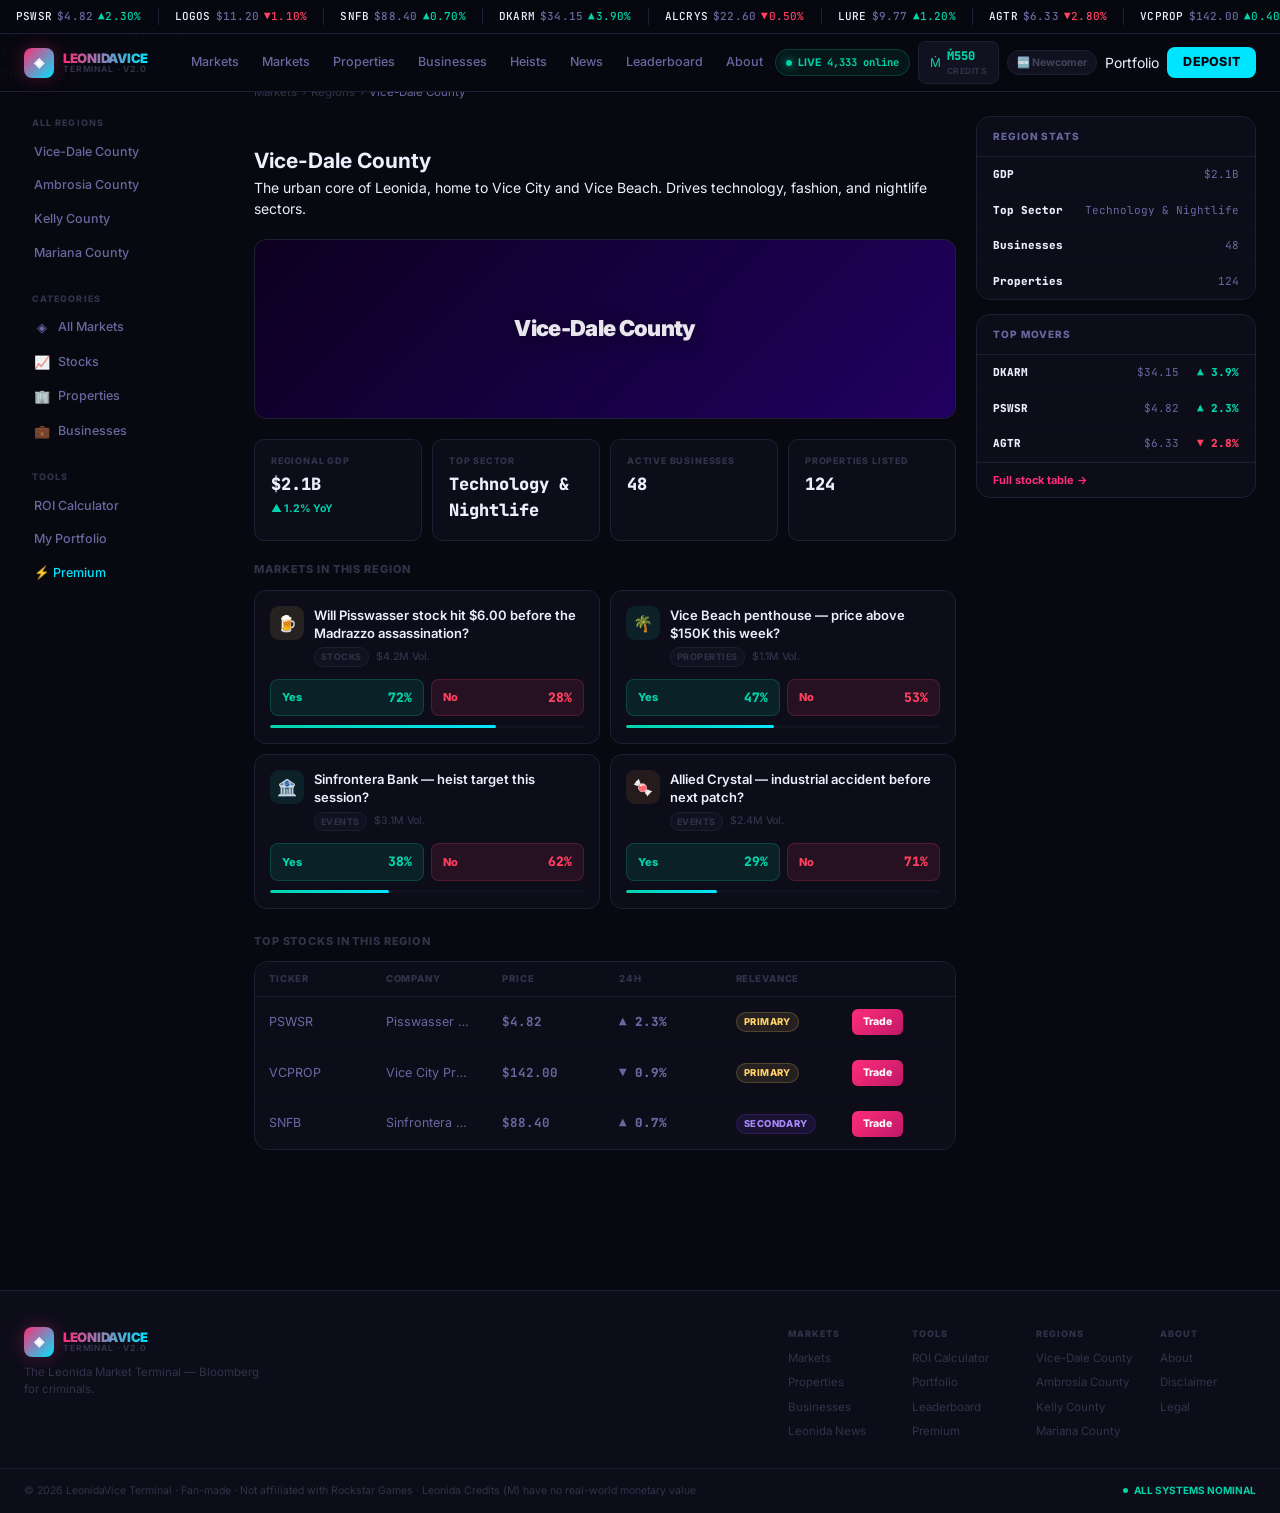
<file: leonidavice/region.html>
﻿<!DOCTYPE html>
<html lang="en">
<head>
  <meta charset="UTF-8"/><meta name="viewport" content="width=device-width,initial-scale=1.0"/>
  <title>Region — LeonidaVice</title>
  <link rel="stylesheet" href="styles.css"/>
  <link rel="preconnect" href="https://fonts.googleapis.com"/>
  <link href="https://fonts.googleapis.com/css2?family=Inter:wght@300;400;500;600;700;800;900&family=JetBrains+Mono:wght@400;500;600;700&display=swap" rel="stylesheet"/>
</head>
<body>
<div class="ticker-wrap"><div class="ticker-track">
  <span class="tick up">PSWSR <span class="tick-val">$4.82</span> <span class="tick-delta">▲2.30%</span></span><span class="tick down">LOGOS <span class="tick-val">$11.20</span> <span class="tick-delta">▼1.10%</span></span><span class="tick up">SNFB <span class="tick-val">$88.40</span> <span class="tick-delta">▲0.70%</span></span><span class="tick up">DKARM <span class="tick-val">$34.15</span> <span class="tick-delta">▲3.90%</span></span><span class="tick down">ALCRYS <span class="tick-val">$22.60</span> <span class="tick-delta">▼0.50%</span></span><span class="tick up">LURE <span class="tick-val">$9.77</span> <span class="tick-delta">▲1.20%</span></span><span class="tick down">AGTR <span class="tick-val">$6.33</span> <span class="tick-delta">▼2.80%</span></span><span class="tick up">VCPROP <span class="tick-val">$142.00</span> <span class="tick-delta">▲0.40%</span></span>
  <span class="tick up">PSWSR <span class="tick-val">$4.82</span> <span class="tick-delta">▲2.30%</span></span><span class="tick down">LOGOS <span class="tick-val">$11.20</span> <span class="tick-delta">▼1.10%</span></span><span class="tick up">SNFB <span class="tick-val">$88.40</span> <span class="tick-delta">▲0.70%</span></span><span class="tick up">DKARM <span class="tick-val">$34.15</span> <span class="tick-delta">▲3.90%</span></span><span class="tick down">ALCRYS <span class="tick-val">$22.60</span> <span class="tick-delta">▼0.50%</span></span><span class="tick up">LURE <span class="tick-val">$9.77</span> <span class="tick-delta">▲1.20%</span></span><span class="tick down">AGTR <span class="tick-val">$6.33</span> <span class="tick-delta">▼2.80%</span></span><span class="tick up">VCPROP <span class="tick-val">$142.00</span> <span class="tick-delta">▲0.40%</span></span>
</div></div>
<nav class="nav"><div class="nav-inner">
  <a href="index.html" class="logo"><div class="logo-mark">◈</div><div class="logo-text-wrap"><div class="logo-name">LEONIDAVICE</div><div class="logo-sub">Terminal · V2.0</div></div></a>
  <div class="nav-links">
    <a href="index.html" class="nav-link active">Markets</a><a href="stocks.html" class="nav-link">Markets</a>
    <a href="properties.html" class="nav-link">Properties</a><a href="businesses.html" class="nav-link">Businesses</a>
    <a href="heists.html" class="nav-link">Heists</a>
    <a href="news.html" class="nav-link">News</a><a href="leaderboard.html" class="nav-link">Leaderboard</a>
    <a href="about.html" class="nav-link">About</a>
  </div>
  <div class="nav-right">
    <div class="nav-live"><span class="nav-live-dot"></span><span class="nav-live-text">LIVE</span><span class="nav-live-count" data-traders>4,333 online</span></div><a href="portfolio.html" class="wallet-nav-item" title="My Leonida Credits"><span class="wallet-nav-icon">Ṁ</span><div><div class="wallet-balance">500</div><div class="wallet-label">Credits</div></div></a><span class="streak-display" style="display:none"></span><span class="user-badge-nav"></span><a href="portfolio.html" class="btn-ghost">Portfolio</a><a href="premium.html" class="btn-deposit">DEPOSIT</a></div>
</div></nav>
<div class="stats-bar"><div class="stats-bar-inner">
  <div class="stat-item"><span class="stat-label">Regional GDP</span><span class="stat-value" id="region-gdp">—</span><span class="stat-delta up">▲ 1.2%</span></div>
  <div class="stat-divider"></div>
  <div class="stat-item"><span class="stat-label">Top Sector</span><span class="stat-value" id="region-sector">—</span></div>
  <div class="stat-divider"></div>
  <div class="stat-item"><span class="stat-label">Active Businesses</span><span class="stat-value" id="region-biz">—</span></div>
  <div class="stat-divider"></div>
  <div class="stat-item"><span class="stat-label">Properties</span><span class="stat-value" id="region-props">—</span></div>
</div></div>

<div class="main-layout">
  <aside class="sidebar-left">
    <div class="sidebar-section">
      <p class="sidebar-heading">All Regions</p>
      <a href="region.html?r=vice-dale" class="sidebar-link">Vice-Dale County</a>
      <a href="region.html?r=ambrosia" class="sidebar-link">Ambrosia County</a>
      <a href="region.html?r=kelly" class="sidebar-link">Kelly County</a>
      <a href="region.html?r=mariana" class="sidebar-link">Mariana County</a>
    </div>
    <div class="sidebar-section">
      <p class="sidebar-heading">Categories</p>
      <a href="index.html" class="sidebar-link"><span class="sidebar-icon">◈</span> All Markets</a>
      <a href="stocks.html" class="sidebar-link"><span class="sidebar-icon">📈</span> Stocks</a>
      <a href="properties.html" class="sidebar-link"><span class="sidebar-icon">🏢</span> Properties</a>
      <a href="businesses.html" class="sidebar-link"><span class="sidebar-icon">💼</span> Businesses</a>
    </div>
    <div class="sidebar-section">
      <p class="sidebar-heading">Tools</p>
      <a href="calculator.html" class="sidebar-link">ROI Calculator</a>
      <a href="portfolio.html" class="sidebar-link">My Portfolio</a>
      <a href="premium.html" class="sidebar-link premium-link">⚡ Premium</a>
    </div>
  </aside>

  <section class="feed">
    <div class="breadcrumb" style="margin-bottom:16px">
      <a href="index.html">Markets</a>
      <span class="breadcrumb-sep">›</span>
      <span>Regions</span>
      <span class="breadcrumb-sep">›</span>
      <span style="color:var(--text-2)" id="region-name">Loading…</span>
    </div>
    <div class="page-header"><h1 id="region-h1">Loading…</h1><p id="region-desc">Loading region data…</p></div>

    <div class="region-map" id="region-map-bg">
      <div class="region-map-label" id="region-name-map">—</div>
    </div>

    <div class="stats-strip">
      <div class="stat-card"><div class="stat-card-label">Regional GDP</div><div class="stat-card-value" id="region-gdp-card">—</div><div class="stat-card-delta up">▲ 1.2% YoY</div></div>
      <div class="stat-card"><div class="stat-card-label">Top Sector</div><div class="stat-card-value" id="region-sector-card">—</div></div>
      <div class="stat-card"><div class="stat-card-label">Active Businesses</div><div class="stat-card-value" id="region-biz-card">—</div></div>
      <div class="stat-card"><div class="stat-card-label">Properties Listed</div><div class="stat-card-value" id="region-props-card">—</div></div>
    </div>

    <div class="section-title" style="margin-bottom:12px">Markets in This Region</div>
    <div class="market-grid">
      <div class="market-card">
        <div class="card-header">
          <div class="card-icon-wrap pisswasser">🍺</div>
          <div class="card-title-block">
            <h3 class="card-title">Will Pisswasser stock hit $6.00 before the Madrazzo assassination?</h3>
            <div class="card-meta"><span class="card-tag">Stocks</span><span class="card-vol">$4.2M Vol.</span></div>
          </div>
        </div>
        <div class="card-outcomes">
          <a href="market.html?id=pswsr-6" class="outcome-btn yes"><span class="outcome-label">Yes</span><span class="outcome-pct">72%</span></a>
          <a href="market.html?id=pswsr-6" class="outcome-btn no"><span class="outcome-label">No</span><span class="outcome-pct">28%</span></a>
        </div>
        <div class="card-bar"><div class="bar-fill" style="width:72%"></div></div>
      </div>
      <div class="market-card">
        <div class="card-header">
          <div class="card-icon-wrap vcprop">🌴</div>
          <div class="card-title-block">
            <h3 class="card-title">Vice Beach penthouse — price above $150K this week?</h3>
            <div class="card-meta"><span class="card-tag">Properties</span><span class="card-vol">$1.1M Vol.</span></div>
          </div>
        </div>
        <div class="card-outcomes">
          <a href="market.html?id=vcprop-150" class="outcome-btn yes"><span class="outcome-label">Yes</span><span class="outcome-pct">47%</span></a>
          <a href="market.html?id=vcprop-150" class="outcome-btn no"><span class="outcome-label">No</span><span class="outcome-pct">53%</span></a>
        </div>
        <div class="card-bar"><div class="bar-fill" style="width:47%"></div></div>
      </div>
      <div class="market-card">
        <div class="card-header">
          <div class="card-icon-wrap snfb">🏦</div>
          <div class="card-title-block">
            <h3 class="card-title">Sinfrontera Bank — heist target this session?</h3>
            <div class="card-meta"><span class="card-tag">Events</span><span class="card-vol">$3.1M Vol.</span></div>
          </div>
        </div>
        <div class="card-outcomes">
          <a href="market.html?id=snfb-heist" class="outcome-btn yes"><span class="outcome-label">Yes</span><span class="outcome-pct">38%</span></a>
          <a href="market.html?id=snfb-heist" class="outcome-btn no"><span class="outcome-label">No</span><span class="outcome-pct">62%</span></a>
        </div>
        <div class="card-bar"><div class="bar-fill" style="width:38%"></div></div>
      </div>
      <div class="market-card">
        <div class="card-header">
          <div class="card-icon-wrap alcrys">🍬</div>
          <div class="card-title-block">
            <h3 class="card-title">Allied Crystal — industrial accident before next patch?</h3>
            <div class="card-meta"><span class="card-tag">Events</span><span class="card-vol">$2.4M Vol.</span></div>
          </div>
        </div>
        <div class="card-outcomes">
          <a href="market.html?id=alcrys-accident" class="outcome-btn yes"><span class="outcome-label">Yes</span><span class="outcome-pct">29%</span></a>
          <a href="market.html?id=alcrys-accident" class="outcome-btn no"><span class="outcome-label">No</span><span class="outcome-pct">71%</span></a>
        </div>
        <div class="card-bar"><div class="bar-fill" style="width:29%"></div></div>
      </div>
    </div>

    <div class="section-title" style="margin-bottom:12px;margin-top:24px">Top Stocks in This Region</div>
    <div class="table-wrap">
      <table class="data-table">
        <thead><tr><th>Ticker</th><th>Company</th><th>Price</th><th>24h</th><th>Relevance</th><th></th></tr></thead>
        <tbody>
          <tr><td class="td-ticker">PSWSR</td><td>Pisswasser Brewing</td><td class="td-price">$4.82</td><td class="td-up">▲ 2.3%</td><td><span class="badge badge-gold">Primary</span></td><td><a href="market.html?id=pswsr-6" class="btn-trade">Trade</a></td></tr>
          <tr><td class="td-ticker">VCPROP</td><td>Vice City Properties</td><td class="td-price">$142.00</td><td class="td-down">▼ 0.9%</td><td><span class="badge badge-gold">Primary</span></td><td><a href="market.html?id=vcprop-150" class="btn-trade">Trade</a></td></tr>
          <tr><td class="td-ticker">SNFB</td><td>Sinfrontera National Bank</td><td class="td-price">$88.40</td><td class="td-up">▲ 0.7%</td><td><span class="badge badge-purple">Secondary</span></td><td><a href="market.html?id=snfb-heist" class="btn-trade">Trade</a></td></tr>
        </tbody>
      </table>
    </div>
  </section>

  <aside class="sidebar-right">
    <div class="widget">
      <div class="widget-header"><span class="widget-title">Region Stats</span></div>
      <div class="movers-list">
        <div class="mover-row"><span class="mover-name">GDP</span><span class="mover-price" id="region-gdp-widget">—</span></div>
        <div class="mover-row"><span class="mover-name">Top Sector</span><span class="mover-price" id="region-sector-widget">—</span></div>
        <div class="mover-row"><span class="mover-name">Businesses</span><span class="mover-price" id="region-biz-widget">—</span></div>
        <div class="mover-row"><span class="mover-name">Properties</span><span class="mover-price" id="region-props-widget">—</span></div>
      </div>
    </div>
    <div class="widget">
      <div class="widget-header"><span class="widget-title">Top Movers</span></div>
      <div class="movers-list">
        <a href="market.html?id=duke-kelly" class="mover-row"><span class="mover-name">DKARM</span><span class="mover-price">$34.15</span><span class="mover-delta up">▲ 3.9%</span></a>
        <a href="market.html?id=pswsr-6" class="mover-row"><span class="mover-name">PSWSR</span><span class="mover-price">$4.82</span><span class="mover-delta up">▲ 2.3%</span></a>
        <a href="market.html?id=agtr-dip" class="mover-row"><span class="mover-name">AGTR</span><span class="mover-price">$6.33</span><span class="mover-delta down">▼ 2.8%</span></a>
      </div>
      <a href="stocks.html" class="widget-footer-link">Full stock table →</a>
    </div>
  </aside>
</div>

<footer class="footer">
  <div class="footer-inner">
    <div class="footer-brand"><a href="index.html" class="logo"><div class="logo-mark">◈</div><div class="logo-text-wrap"><div class="logo-name">LEONIDAVICE</div><div class="logo-sub">Terminal · V2.0</div></div></a><p class="footer-tagline">The Leonida Market Terminal — Bloomberg for criminals.</p></div>
    <div class="footer-links">
      <div class="footer-col"><p class="footer-col-title">Markets</p><a href="stocks.html">Markets</a><a href="properties.html">Properties</a><a href="businesses.html">Businesses</a><a href="news.html">Leonida News</a></div>
      <div class="footer-col"><p class="footer-col-title">Tools</p><a href="calculator.html">ROI Calculator</a><a href="portfolio.html">Portfolio</a><a href="leaderboard.html">Leaderboard</a><a href="premium.html">Premium</a></div>
      <div class="footer-col"><p class="footer-col-title">Regions</p><a href="region.html?r=vice-dale">Vice-Dale County</a><a href="region.html?r=ambrosia">Ambrosia County</a><a href="region.html?r=kelly">Kelly County</a><a href="region.html?r=mariana">Mariana County</a></div>
      <div class="footer-col"><p class="footer-col-title">About</p><a href="about.html">About</a><a href="about.html#disclaimer">Disclaimer</a><a href="about.html#legal">Legal</a></div>
    </div>
  </div>
  <div class="footer-bottom"><span>© 2026 LeonidaVice Terminal · Fan-made · Not affiliated with Rockstar Games · Leonida Credits (Ṁ) have no real-world monetary value</span><span class="footer-status"><span class="footer-status-dot"></span>ALL SYSTEMS NOMINAL</span></div>
</footer>
<script src="data-config.js"></script>
<script src="app.js"></script>
<script src="lmsr.js"></script>
<script src="game-loop.js"></script>
<script>
// Sync extra region elements
document.addEventListener('DOMContentLoaded', () => {
  const sync = (from, toIds) => {
    const src = document.getElementById(from);
    if (!src) return;
    toIds.forEach(id => { const el = document.getElementById(id); if(el) el.textContent = src.textContent; });
  };
  setTimeout(() => {
    sync('region-gdp', ['region-gdp-card','region-gdp-widget']);
    sync('region-sector', ['region-sector-card','region-sector-widget']);
    sync('region-biz', ['region-biz-card','region-biz-widget']);
    sync('region-props', ['region-props-card','region-props-widget']);
  }, 100);
});
</script>
</body></html>
</file>
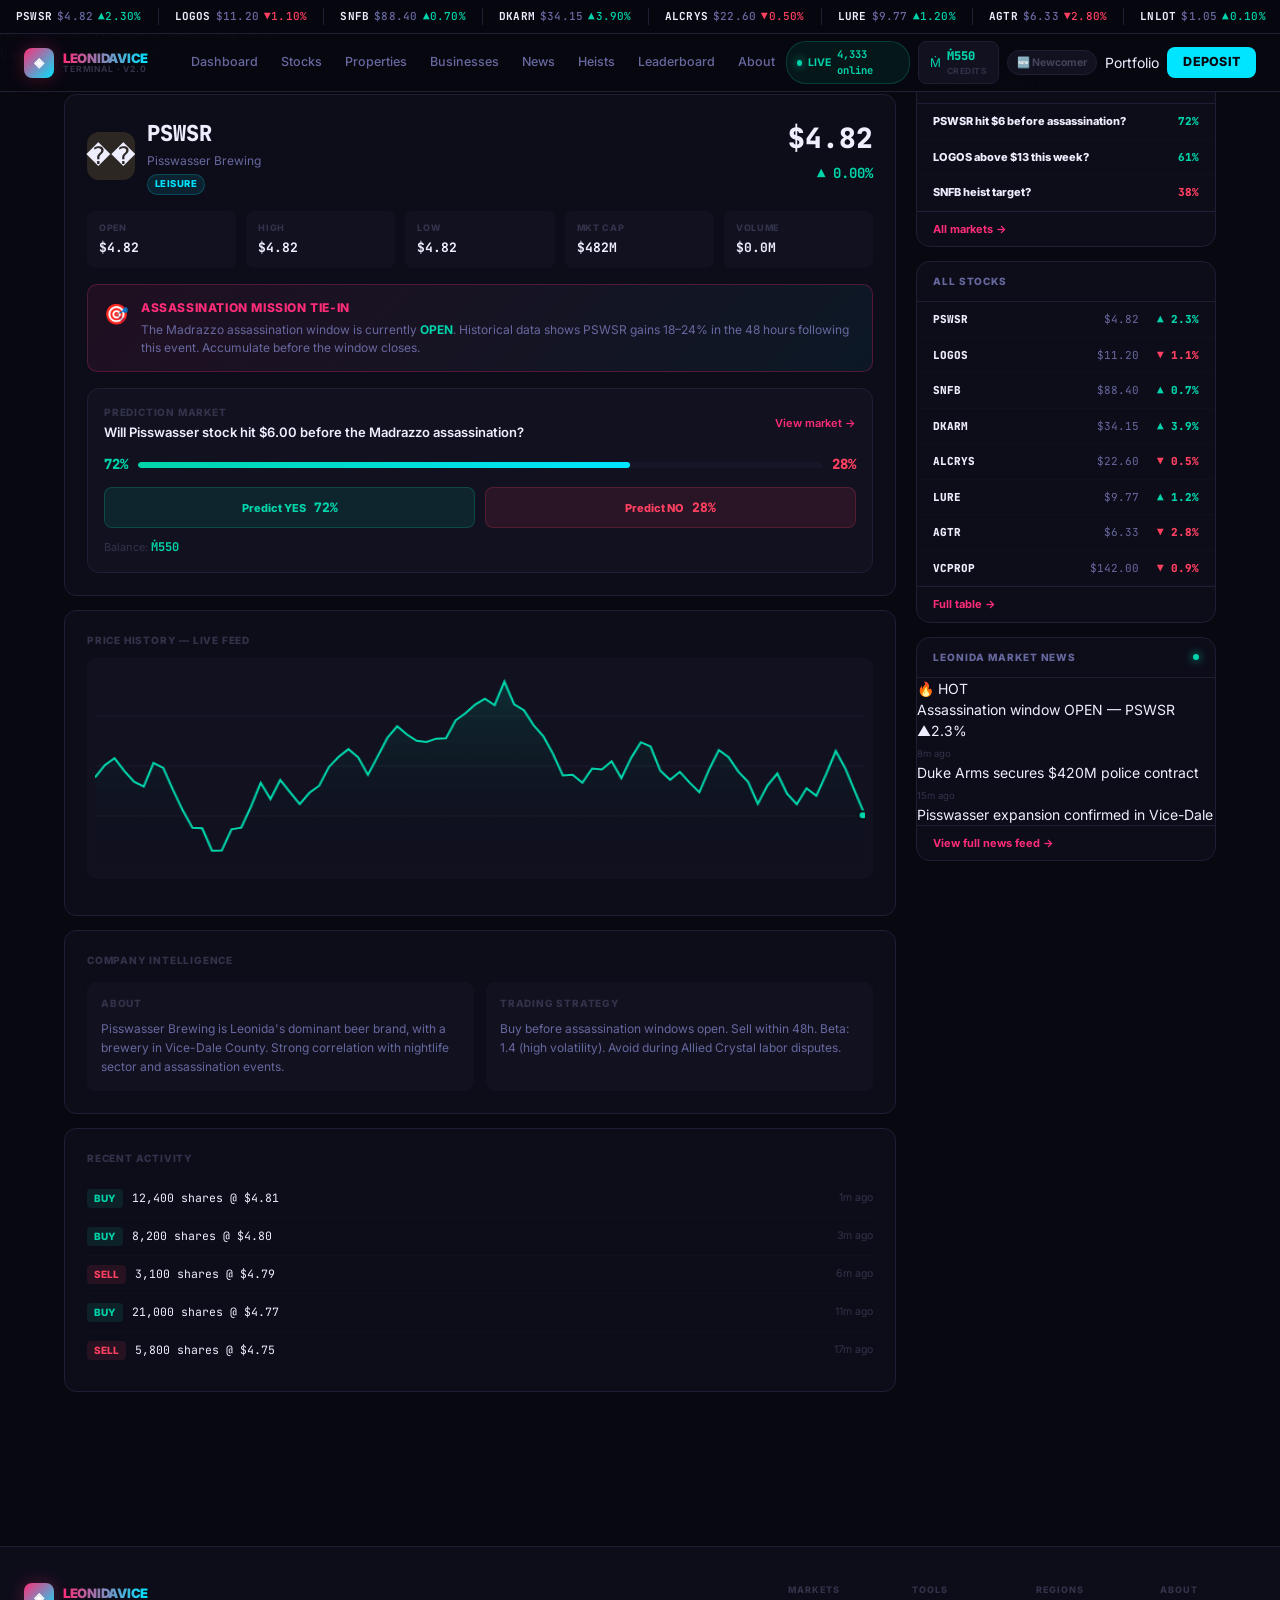
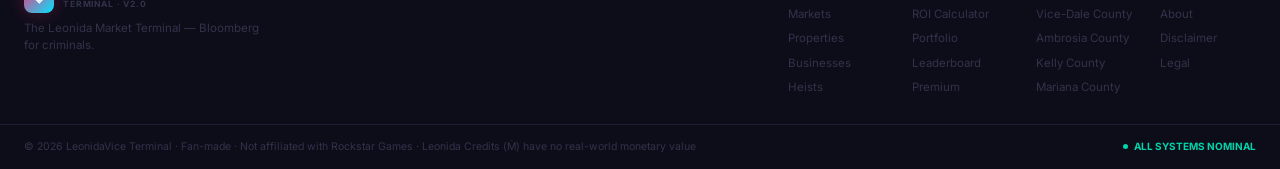
<file: leonidavice/stock-detail.html>
﻿<!DOCTYPE html>
<html lang="en">
<head>
  <meta charset="UTF-8"/><meta name="viewport" content="width=device-width,initial-scale=1.0"/>
  <title>Stock Detail — LeonidaVice</title>
  <link rel="stylesheet" href="styles.css"/>
  <link rel="preconnect" href="https://fonts.googleapis.com"/>
  <link href="https://fonts.googleapis.com/css2?family=Inter:wght@300;400;500;600;700;800;900&family=JetBrains+Mono:wght@400;500;600;700&display=swap" rel="stylesheet"/>
</head>
<body>
<div class="ticker-wrap"><div class="ticker-track">
  <span class="tick up"><span class="tick-sym">PSWSR</span> <span class="tick-val">$4.82</span> <span class="tick-delta">▲2.30%</span></span>
  <span class="tick down"><span class="tick-sym">LOGOS</span> <span class="tick-val">$11.20</span> <span class="tick-delta">▼1.10%</span></span>
  <span class="tick up"><span class="tick-sym">SNFB</span> <span class="tick-val">$88.40</span> <span class="tick-delta">▲0.70%</span></span>
  <span class="tick up"><span class="tick-sym">DKARM</span> <span class="tick-val">$34.15</span> <span class="tick-delta">▲3.90%</span></span>
  <span class="tick down"><span class="tick-sym">ALCRYS</span> <span class="tick-val">$22.60</span> <span class="tick-delta">▼0.50%</span></span>
  <span class="tick up"><span class="tick-sym">LURE</span> <span class="tick-val">$9.77</span> <span class="tick-delta">▲1.20%</span></span>
  <span class="tick down"><span class="tick-sym">AGTR</span> <span class="tick-val">$6.33</span> <span class="tick-delta">▼2.80%</span></span>
  <span class="tick up"><span class="tick-sym">LNLOT</span> <span class="tick-val">$1.05</span> <span class="tick-delta">▲0.10%</span></span>
  <span class="tick up"><span class="tick-sym">MGNOT</span> <span class="tick-val">$18.90</span> <span class="tick-delta">▲0.40%</span></span>
  <span class="tick down"><span class="tick-sym">VCPROP</span> <span class="tick-val">$142.00</span> <span class="tick-delta">▼0.90%</span></span>
  <span class="tick up"><span class="tick-sym">PSWSR</span> <span class="tick-val">$4.82</span> <span class="tick-delta">▲2.30%</span></span>
  <span class="tick down"><span class="tick-sym">LOGOS</span> <span class="tick-val">$11.20</span> <span class="tick-delta">▼1.10%</span></span>
  <span class="tick up"><span class="tick-sym">SNFB</span> <span class="tick-val">$88.40</span> <span class="tick-delta">▲0.70%</span></span>
  <span class="tick up"><span class="tick-sym">DKARM</span> <span class="tick-val">$34.15</span> <span class="tick-delta">▲3.90%</span></span>
  <span class="tick down"><span class="tick-sym">ALCRYS</span> <span class="tick-val">$22.60</span> <span class="tick-delta">▼0.50%</span></span>
  <span class="tick up"><span class="tick-sym">LURE</span> <span class="tick-val">$9.77</span> <span class="tick-delta">▲1.20%</span></span>
  <span class="tick down"><span class="tick-sym">AGTR</span> <span class="tick-val">$6.33</span> <span class="tick-delta">▼2.80%</span></span>
  <span class="tick up"><span class="tick-sym">LNLOT</span> <span class="tick-val">$1.05</span> <span class="tick-delta">▲0.10%</span></span>
  <span class="tick up"><span class="tick-sym">MGNOT</span> <span class="tick-val">$18.90</span> <span class="tick-delta">▲0.40%</span></span>
  <span class="tick down"><span class="tick-sym">VCPROP</span> <span class="tick-val">$142.00</span> <span class="tick-delta">▼0.90%</span></span>
</div></div>
<nav class="nav"><div class="nav-inner">
  <a href="index.html" class="logo"><div class="logo-mark">◈</div><div class="logo-text-wrap"><div class="logo-name">LEONIDAVICE</div><div class="logo-sub">Terminal · V2.0</div></div></a>
  <div class="nav-links">
    <a href="index.html" class="nav-link">Dashboard</a>
    <a href="stocks.html" class="nav-link active">Stocks</a>
    <a href="properties.html" class="nav-link">Properties</a>
    <a href="businesses.html" class="nav-link">Businesses</a>
    <a href="news.html" class="nav-link">News</a>
    <a href="heists.html" class="nav-link">Heists</a>
    <a href="leaderboard.html" class="nav-link">Leaderboard</a>
    <a href="about.html" class="nav-link">About</a>
  </div>
  <div class="nav-right">
    <div class="nav-live"><span class="nav-live-dot"></span><span class="nav-live-text">LIVE</span><span class="nav-live-count" data-traders>4,333 online</span></div><a href="portfolio.html" class="wallet-nav-item" title="My Leonida Credits"><span class="wallet-nav-icon">Ṁ</span><div><div class="wallet-balance">500</div><div class="wallet-label">Credits</div></div></a><span class="streak-display" style="display:none"></span><span class="user-badge-nav"></span><a href="portfolio.html" class="btn-ghost">Portfolio</a><a href="premium.html" class="btn-deposit">DEPOSIT</a></div>
</div></nav>
<div class="stats-bar"><div class="stats-bar-inner">
  <div class="stat-item"><span class="stat-label">Market Cap</span><span class="stat-value">$16.3B</span><span class="stat-delta up">▲ 1.4%</span></div>
  <div class="stat-divider"></div>
  <div class="stat-item"><span class="stat-label">Assassination Window</span><span class="stat-value live-pulse">OPEN</span><span class="stat-delta up">Bawsaq Active</span></div>
  <div class="stat-divider"></div>
  <div class="stat-item"><span class="stat-label">Live Traders</span><span class="stat-value" data-traders>3,841</span><span class="stat-delta up">▲ 12%</span></div>
</div></div>

<!-- hidden marker for JS to detect this page and which sym -->
<span id="stock-detail-sym" data-sym="PSWSR" style="display:none"></span>

<div class="stock-detail-layout">
  <div>
    <div class="breadcrumb">
      <a href="index.html">Markets</a><span class="breadcrumb-sep">›</span>
      <a href="stocks.html">Markets</a><span class="breadcrumb-sep">›</span>
      <span style="color:var(--text-2)" id="sd-sym">PSWSR</span>
    </div>

    <div class="stock-hero">
      <div class="stock-hero-top">
        <div class="stock-identity">
          <div class="stock-icon" id="sd-icon" style="background:rgba(255,209,102,0.15)">��</div>
          <div class="stock-ticker-name">
            <h2 id="sd-sym2">PSWSR</h2>
            <p id="sd-name">Pisswasser Brewing</p>
            <span class="badge badge-cyan" id="sd-sector" style="margin-top:4px">Leisure</span>
          </div>
        </div>
        <div class="stock-price-block">
          <div class="stock-current-price" id="sd-price">$4.82</div>
          <div class="stock-price-change up" id="sd-change">▲ 2.30%</div>
        </div>
      </div>

      <div class="stock-stats-row">
        <div class="stock-stat"><div class="stock-stat-label">Open</div><div class="stock-stat-value" id="sd-open">$4.72</div></div>
        <div class="stock-stat"><div class="stock-stat-label">High</div><div class="stock-stat-value" id="sd-high">$4.91</div></div>
        <div class="stock-stat"><div class="stock-stat-label">Low</div><div class="stock-stat-value" id="sd-low">$4.68</div></div>
        <div class="stock-stat"><div class="stock-stat-label">Mkt Cap</div><div class="stock-stat-value" id="sd-cap">$312M</div></div>
        <div class="stock-stat"><div class="stock-stat-label">Volume</div><div class="stock-stat-value" id="sd-vol">$4.2M</div></div>
      </div>

      <div class="assassination-alert">
        <div class="assassination-alert-icon">🎯</div>
        <div>
          <div class="assassination-alert-title">Assassination Mission Tie-In</div>
          <div class="assassination-alert-body" id="sd-assassination-info">
            The Madrazzo assassination window is currently <strong style="color:var(--teal)">OPEN</strong>.
            Historical data shows PSWSR gains 18–24% in the 48 hours following this event.
            Accumulate before the window closes. Next expected window: ~72 hours.
          </div>
        </div>
      </div>

      <!-- PREDICTION MARKET PANEL -->
      <div id="sd-predict-panel" style="margin-top:16px;background:var(--surface-2);border:1px solid var(--border);border-radius:12px;padding:16px">
        <div style="display:flex;align-items:center;justify-content:space-between;margin-bottom:12px">
          <div>
            <div style="font-size:10px;font-weight:800;text-transform:uppercase;letter-spacing:0.08em;color:var(--text-3);margin-bottom:3px">Prediction Market</div>
            <div style="font-size:13px;font-weight:600;color:var(--text)" id="sd-market-question">Loading market…</div>
          </div>
          <a href="index.html" id="sd-market-link" style="font-size:11px;color:var(--pink);font-weight:600;white-space:nowrap;margin-left:12px">View market →</a>
        </div>
        <!-- Probability bar -->
        <div style="display:flex;align-items:center;gap:10px;margin-bottom:12px">
          <span style="font-family:'JetBrains Mono',monospace;font-size:14px;font-weight:900;color:var(--teal)" id="sd-yes-pct">72%</span>
          <div style="flex:1;height:6px;background:var(--surface-3);border-radius:6px;overflow:hidden">
            <div id="sd-prob-bar" style="height:100%;background:linear-gradient(90deg,var(--teal),var(--cyan));border-radius:6px;width:72%;transition:width 0.5s ease"></div>
          </div>
          <span style="font-family:'JetBrains Mono',monospace;font-size:14px;font-weight:900;color:var(--red)" id="sd-no-pct">28%</span>
        </div>
        <!-- Buy buttons -->
        <div style="display:flex;gap:10px">
          <button id="sd-buy-yes" class="outcome-btn yes" style="flex:1;justify-content:center;gap:8px;padding:11px"
            onclick="openBuyModal(document.getElementById('sd-predict-panel').dataset.marketId,'yes')">
            <span class="outcome-label">Predict YES</span>
            <span class="outcome-pct" id="sd-btn-yes-pct">72%</span>
          </button>
          <button id="sd-buy-no" class="outcome-btn no" style="flex:1;justify-content:center;gap:8px;padding:11px"
            onclick="openBuyModal(document.getElementById('sd-predict-panel').dataset.marketId,'no')">
            <span class="outcome-label">Predict NO</span>
            <span class="outcome-pct" id="sd-btn-no-pct">28%</span>
          </button>
        </div>
        <!-- Balance + position -->
        <div style="display:flex;align-items:center;justify-content:space-between;margin-top:10px">
          <span style="font-size:11px;color:var(--text-3)">Balance: <span class="wallet-balance" style="color:var(--teal);font-family:'JetBrains Mono',monospace;font-weight:700">Ṁ500</span></span>
          <span style="font-size:11px;color:var(--text-3)" id="sd-position-display"></span>
        </div>
      </div>
    </div>

    <div class="market-detail-card">
      <div class="chart-title">Price History — Live Feed</div>
      <div class="chart-container" style="padding:8px">
        <canvas id="stock-main-chart" width="700" height="200" style="width:100%;height:200px"></canvas>
      </div>
    </div>

    <div class="market-detail-card">
      <div class="chart-title" style="margin-bottom:14px">Company Intelligence</div>
      <div style="display:grid;grid-template-columns:1fr 1fr;gap:12px">
        <div style="background:var(--surface-2);border-radius:9px;padding:14px">
          <div style="font-size:10px;font-weight:800;text-transform:uppercase;letter-spacing:0.08em;color:var(--text-3);margin-bottom:8px">About</div>
          <p style="font-size:12px;color:var(--text-2);line-height:1.6" id="sd-about">
            Pisswasser Brewing is Leonida's dominant beer brand, with a brewery in Vice-Dale County. 
            The company benefits from assassination mission events and has a strong correlation with 
            nightlife sector performance in Vice City.
          </p>
        </div>
        <div style="background:var(--surface-2);border-radius:9px;padding:14px">
          <div style="font-size:10px;font-weight:800;text-transform:uppercase;letter-spacing:0.08em;color:var(--text-3);margin-bottom:8px">Trading Strategy</div>
          <p style="font-size:12px;color:var(--text-2);line-height:1.6" id="sd-strategy">
            Buy before assassination windows open. Sell within 48h of the event. 
            Avoid holding during Allied Crystal labor disputes — cross-sector correlation 
            causes sympathy dips. Beta: 1.4 (high volatility).
          </p>
        </div>
      </div>
    </div>

    <div class="market-detail-card">
      <div class="chart-title" style="margin-bottom:14px">Recent Activity</div>
      <div class="activity-item"><span class="activity-side buy">BUY</span><span class="activity-amount">12,400 shares @ $4.81</span><span class="activity-time">1m ago</span></div>
      <div class="activity-item"><span class="activity-side buy">BUY</span><span class="activity-amount">8,200 shares @ $4.80</span><span class="activity-time">3m ago</span></div>
      <div class="activity-item"><span class="activity-side sell">SELL</span><span class="activity-amount">3,100 shares @ $4.79</span><span class="activity-time">6m ago</span></div>
      <div class="activity-item"><span class="activity-side buy">BUY</span><span class="activity-amount">21,000 shares @ $4.77</span><span class="activity-time">11m ago</span></div>
      <div class="activity-item"><span class="activity-side sell">SELL</span><span class="activity-amount">5,800 shares @ $4.75</span><span class="activity-time">17m ago</span></div>
    </div>
  </div>

  <aside class="sidebar-right" style="position:sticky;top:calc(var(--ticker-h) + var(--nav-h) + var(--stats-h) + 24px);height:fit-content">
    <div class="widget">
      <div class="widget-header"><span class="widget-title">Related Markets</span></div>
      <div class="movers-list">
        <a href="market.html?id=pswsr-6" class="mover-row"><span class="mover-name" style="font-size:11px;font-family:inherit;white-space:normal;line-height:1.3">PSWSR hit $6 before assassination?</span><span class="mover-delta up">72%</span></a>
        <a href="market.html?id=logos-week" class="mover-row"><span class="mover-name" style="font-size:11px;font-family:inherit;white-space:normal;line-height:1.3">LOGOS above $13 this week?</span><span class="mover-delta up">61%</span></a>
        <a href="market.html?id=snfb-heist" class="mover-row"><span class="mover-name" style="font-size:11px;font-family:inherit;white-space:normal;line-height:1.3">SNFB heist target?</span><span class="mover-delta down">38%</span></a>
      </div>
      <a href="index.html" class="widget-footer-link">All markets →</a>
    </div>
    <div class="widget">
      <div class="widget-header"><span class="widget-title">All Stocks</span></div>
      <div class="movers-list">
        <a href="stock-detail.html?sym=PSWSR" class="mover-row" data-sym="PSWSR"><span class="mover-name">PSWSR</span><span class="mover-price">$4.82</span><span class="mover-delta up">▲ 2.3%</span></a>
        <a href="stock-detail.html?sym=LOGOS" class="mover-row" data-sym="LOGOS"><span class="mover-name">LOGOS</span><span class="mover-price">$11.20</span><span class="mover-delta down">▼ 1.1%</span></a>
        <a href="stock-detail.html?sym=SNFB" class="mover-row" data-sym="SNFB"><span class="mover-name">SNFB</span><span class="mover-price">$88.40</span><span class="mover-delta up">▲ 0.7%</span></a>
        <a href="stock-detail.html?sym=DKARM" class="mover-row" data-sym="DKARM"><span class="mover-name">DKARM</span><span class="mover-price">$34.15</span><span class="mover-delta up">▲ 3.9%</span></a>
        <a href="stock-detail.html?sym=ALCRYS" class="mover-row" data-sym="ALCRYS"><span class="mover-name">ALCRYS</span><span class="mover-price">$22.60</span><span class="mover-delta down">▼ 0.5%</span></a>
        <a href="stock-detail.html?sym=LURE" class="mover-row" data-sym="LURE"><span class="mover-name">LURE</span><span class="mover-price">$9.77</span><span class="mover-delta up">▲ 1.2%</span></a>
        <a href="stock-detail.html?sym=AGTR" class="mover-row" data-sym="AGTR"><span class="mover-name">AGTR</span><span class="mover-price">$6.33</span><span class="mover-delta down">▼ 2.8%</span></a>
        <a href="stock-detail.html?sym=VCPROP" class="mover-row" data-sym="VCPROP"><span class="mover-name">VCPROP</span><span class="mover-price">$142.00</span><span class="mover-delta down">▼ 0.9%</span></a>
      </div>
      <a href="stocks.html" class="widget-footer-link">Full table →</a>
    </div>
    <div class="widget">
      <div class="widget-header"><span class="widget-title">Leonida Market News</span><span class="live-dot"></span></div>
      <div class="news-feed">
        <a href="news.html" class="news-item"><span class="news-item-hot">🔥 HOT</span><p class="news-text">Assassination window OPEN — PSWSR ▲2.3%</p></a>
        <a href="news.html" class="news-item"><span class="news-time">8m ago</span><p class="news-text">Duke Arms secures $420M police contract</p></a>
        <a href="news.html" class="news-item"><span class="news-time">15m ago</span><p class="news-text">Pisswasser expansion confirmed in Vice-Dale</p></a>
      </div>
      <a href="news.html" class="widget-footer-link">View full news feed →</a>
    </div>
  </aside>
</div>

<footer class="footer">
  <div class="footer-inner">
    <div class="footer-brand"><a href="index.html" class="logo"><div class="logo-mark">◈</div><div class="logo-text-wrap"><div class="logo-name">LEONIDAVICE</div><div class="logo-sub">Terminal · V2.0</div></div></a><p class="footer-tagline">The Leonida Market Terminal — Bloomberg for criminals.</p></div>
    <div class="footer-links">
      <div class="footer-col"><p class="footer-col-title">Markets</p><a href="stocks.html">Markets</a><a href="properties.html">Properties</a><a href="businesses.html">Businesses</a><a href="heists.html">Heists</a></div>
      <div class="footer-col"><p class="footer-col-title">Tools</p><a href="calculator.html">ROI Calculator</a><a href="portfolio.html">Portfolio</a><a href="leaderboard.html">Leaderboard</a><a href="premium.html">Premium</a></div>
      <div class="footer-col"><p class="footer-col-title">Regions</p><a href="region.html?r=vice-dale">Vice-Dale County</a><a href="region.html?r=ambrosia">Ambrosia County</a><a href="region.html?r=kelly">Kelly County</a><a href="region.html?r=mariana">Mariana County</a></div>
      <div class="footer-col"><p class="footer-col-title">About</p><a href="about.html">About</a><a href="about.html#disclaimer">Disclaimer</a><a href="about.html#legal">Legal</a></div>
    </div>
  </div>
  <div class="footer-bottom"><span>© 2026 LeonidaVice Terminal · Fan-made · Not affiliated with Rockstar Games · Leonida Credits (Ṁ) have no real-world monetary value</span><span class="footer-status"><span class="footer-status-dot"></span>ALL SYSTEMS NOMINAL</span></div>
</footer>
<script src="data-config.js"></script>
<script src="app.js"></script>
<script src="lmsr.js"></script>
<script src="game-loop.js"></script>
<script>
// Stock → market mapping
const STOCK_MARKET_MAP = {
  PSWSR:  'pswsr-6',
  LOGOS:  'logos-week',
  SNFB:   'snfb-heist',
  DKARM:  'dkarm-contract',
  ALCRYS: 'alcrys-accident',
  LURE:   'lure-roi',
  AGTR:   'agtr-dip',
  LNLOT:  'pswsr-brewery',
  MGNOT:  'mgnot-leonidaman',
  VCPROP: 'vcprop-150'
};

document.addEventListener('DOMContentLoaded', () => {
  const sym = (new URLSearchParams(window.location.search).get('sym') || 'PSWSR').toUpperCase();

  // Update sym display
  const el2 = document.getElementById('sd-sym2');
  if (el2) el2.textContent = sym;

  // Wire up prediction panel
  const marketId = STOCK_MARKET_MAP[sym] || 'pswsr-6';
  const panel = document.getElementById('sd-predict-panel');
  if (panel) {
    panel.dataset.marketId = marketId;
    const cfg  = LV_CONFIG.getMarket(marketId);
    const prob = LV_LMSR.getImpliedProb(marketId);
    const yes  = Math.round(prob * 100);
    const no   = 100 - yes;

    // Question
    const qEl = document.getElementById('sd-market-question');
    if (qEl) qEl.textContent = cfg.question;

    // Link
    const linkEl = document.getElementById('sd-market-link');
    if (linkEl) linkEl.href = 'market.html?id=' + marketId;

    // Probability
    document.getElementById('sd-yes-pct').textContent = yes + '%';
    document.getElementById('sd-no-pct').textContent  = no  + '%';
    document.getElementById('sd-prob-bar').style.width = yes + '%';
    document.getElementById('sd-btn-yes-pct').textContent = yes + '%';
    document.getElementById('sd-btn-no-pct').textContent  = no  + '%';

    // Show existing position
    const pos = LV_LMSR.getPosition(marketId);
    const posEl = document.getElementById('sd-position-display');
    if (posEl) {
      if (pos.yesShares > 0.01) {
        posEl.innerHTML = '<span style="color:var(--teal)">Your position: YES ' + pos.yesShares.toFixed(1) + ' shares</span>';
      } else if (pos.noShares > 0.01) {
        posEl.innerHTML = '<span style="color:var(--red)">Your position: NO ' + pos.noShares.toFixed(1) + ' shares</span>';
      }
    }

    // Check if market is resolved — disable buttons
    if (LV_GAME.isResolved(marketId)) {
      const resolved = LV_GAME.getResolvedMarkets()[marketId];
      document.getElementById('sd-buy-yes').disabled = true;
      document.getElementById('sd-buy-no').disabled  = true;
      document.getElementById('sd-buy-yes').style.opacity = '0.4';
      document.getElementById('sd-buy-no').style.opacity  = '0.4';
      if (qEl) qEl.textContent = 'RESOLVED ' + resolved.outcome.toUpperCase() + ' — ' + resolved.reason;
    }
  }

  // Company intelligence
  const info = {
    PSWSR:  { about:'Pisswasser Brewing is Leonida\'s dominant beer brand, with a brewery in Vice-Dale County. Strong correlation with nightlife sector and assassination events.', strategy:'Buy before assassination windows open. Sell within 48h. Beta: 1.4 (high volatility). Avoid during Allied Crystal labor disputes.' },
    LOGOS:  { about:'Logos Entertainment operates casinos and entertainment venues across Vice City. Revenue tied to tourism and nightlife foot traffic.', strategy:'Buy on positive tourism news. Sensitive to law enforcement crackdowns on Vice City nightlife. Beta: 1.1.' },
    SNFB:   { about:'Sinfrontera National Bank is the primary financial institution in Leonida. Heist events cause short-term dips followed by insurance-driven recoveries.', strategy:'Short before confirmed heist windows. Buy the dip post-heist. Low beta (0.6) makes it a safe haven during market volatility.' },
    DKARM:  { about:'Duke Arms is a defense contractor with deep roots in Leonida\'s law enforcement and military sectors. Benefits from crime wave events.', strategy:'Buy on assassination windows and crime wave events. Strong momentum stock. Beta: 1.3. Correlated with PSWSR during assassination plays.' },
    ALCRYS: { about:'Allied Crystal Sugar operates the largest industrial refinery in Ambrosia County. Labor disputes and industrial accidents are key risk factors.', strategy:'Monitor Ambrosia County labor news. Sell before industrial accident events. Beta: 0.9. Defensive play during market downturns.' },
    LURE:   { about:'Lure & Reel Co. dominates the nautical and leisure recreation sector in Mariana County and the Leonida Keys.', strategy:'Buy on positive tourism data for Mariana County. Correlated with Airgator (AGTR). Beta: 1.0. Seasonal patterns around Keys tourism.' },
    AGTR:   { about:'Airgator Marine provides airboat tours and equipment in the Grassrivers region. Environmental rulings are the primary risk factor.', strategy:'High volatility play (Beta: 1.6). Buy on Grassrivers event announcements. Sell before environmental court rulings. Correlated with LURE.' },
    LNLOT:  { about:'Leonida Lottery Corp. is a state-backed entity with stable, low-volatility revenue from ticket sales across Leonida.', strategy:'Safe haven asset. Low beta (0.4). Buy during market downturns as a defensive position. Dividend plays around jackpot announcements.' },
    MGNOT:  { about:'Mega Noticias is the primary Spanish-language broadcaster in Leonida, famous for the viral "Leonida Man" segment.', strategy:'Buy on viral content announcements. Advertising revenue spikes drive short-term gains. Beta: 0.8. Stable media play.' },
    VCPROP: { about:'Vice City Properties manages the premium real estate portfolio across Vice-Dale County, including Vice Beach penthouses.', strategy:'Long-term hold. Low beta (0.7). Buy on interest rate cuts from Sinfrontera Bank. Correlated with SNFB rate decisions.' }
  };
  const d = info[sym] || info['PSWSR'];
  const setEl = (id, v) => { const el = document.getElementById(id); if (el) el.textContent = v; };
  setEl('sd-about', d.about);
  setEl('sd-strategy', d.strategy);

  const alerts = {
    PSWSR: 'The Madrazzo assassination window is currently <strong style="color:var(--teal)">OPEN</strong>. Historical data shows PSWSR gains 18–24% in the 48 hours following this event. Accumulate before the window closes.',
    DKARM: 'Duke Arms benefits from assassination events via increased security spending. Typically gains 8–12% in sympathy with PSWSR during active windows.',
    SNFB:  'Sinfrontera Bank is a heist target. Monitor the Heists tracker for active windows. Post-heist dips of 3–5% are historically followed by full recovery within 72h.',
    default: 'Monitor the Heists & Missions tracker for events that may impact this stock. Check the News Feed for real-time intelligence on upcoming story missions.'
  };
  const alertEl = document.getElementById('sd-assassination-info');
  if (alertEl) alertEl.innerHTML = (alerts[sym] || alerts.default);
});
</script>
</body></html>
</file>
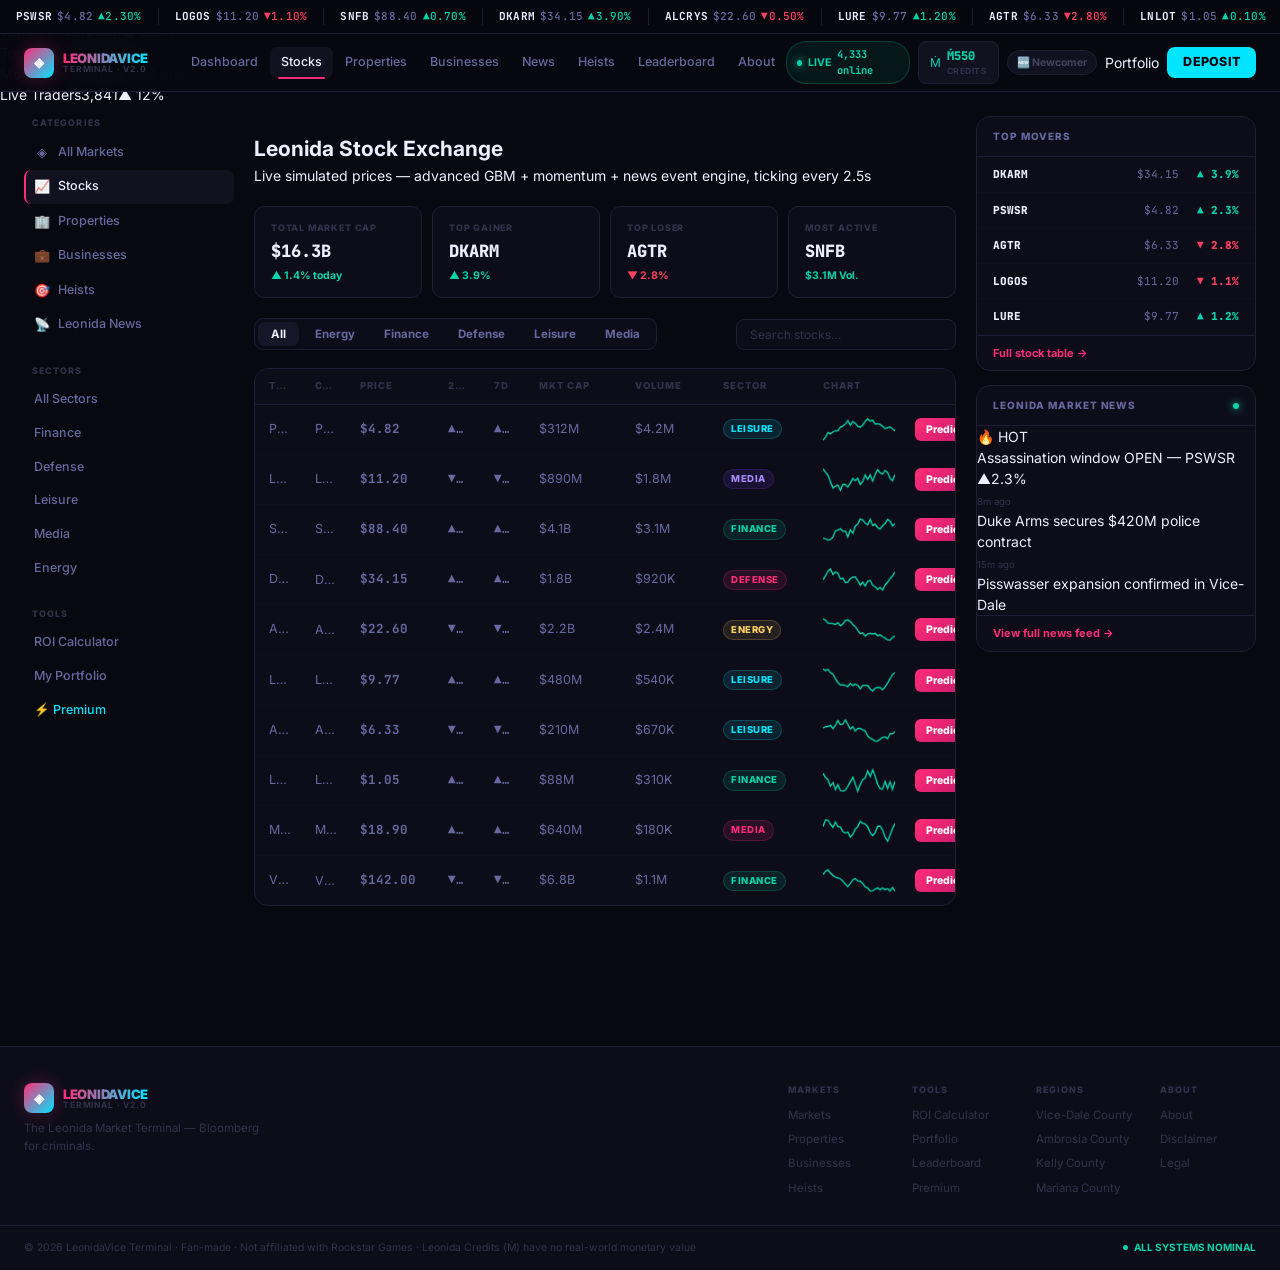
<file: leonidavice/stocks.html>
﻿<!DOCTYPE html>
<html lang="en">
<head>
  <meta charset="UTF-8"/><meta name="viewport" content="width=device-width,initial-scale=1.0"/>
  <title>Stocks — LeonidaVice</title>
  <link rel="stylesheet" href="styles.css"/>
  <link rel="preconnect" href="https://fonts.googleapis.com"/>
  <link href="https://fonts.googleapis.com/css2?family=Inter:wght@300;400;500;600;700;800;900&family=JetBrains+Mono:wght@400;500;600;700&display=swap" rel="stylesheet"/>
</head>
<body>
<div class="ticker-wrap"><div class="ticker-track">
  <span class="tick up"><span class="tick-sym">PSWSR</span> <span class="tick-val">$4.82</span> <span class="tick-delta">▲2.30%</span></span>
  <span class="tick down"><span class="tick-sym">LOGOS</span> <span class="tick-val">$11.20</span> <span class="tick-delta">▼1.10%</span></span>
  <span class="tick up"><span class="tick-sym">SNFB</span> <span class="tick-val">$88.40</span> <span class="tick-delta">▲0.70%</span></span>
  <span class="tick up"><span class="tick-sym">DKARM</span> <span class="tick-val">$34.15</span> <span class="tick-delta">▲3.90%</span></span>
  <span class="tick down"><span class="tick-sym">ALCRYS</span> <span class="tick-val">$22.60</span> <span class="tick-delta">▼0.50%</span></span>
  <span class="tick up"><span class="tick-sym">LURE</span> <span class="tick-val">$9.77</span> <span class="tick-delta">▲1.20%</span></span>
  <span class="tick down"><span class="tick-sym">AGTR</span> <span class="tick-val">$6.33</span> <span class="tick-delta">▼2.80%</span></span>
  <span class="tick up"><span class="tick-sym">LNLOT</span> <span class="tick-val">$1.05</span> <span class="tick-delta">▲0.10%</span></span>
  <span class="tick up"><span class="tick-sym">MGNOT</span> <span class="tick-val">$18.90</span> <span class="tick-delta">▲0.40%</span></span>
  <span class="tick down"><span class="tick-sym">VCPROP</span> <span class="tick-val">$142.00</span> <span class="tick-delta">▼0.90%</span></span>
  <span class="tick up"><span class="tick-sym">PSWSR</span> <span class="tick-val">$4.82</span> <span class="tick-delta">▲2.30%</span></span>
  <span class="tick down"><span class="tick-sym">LOGOS</span> <span class="tick-val">$11.20</span> <span class="tick-delta">▼1.10%</span></span>
  <span class="tick up"><span class="tick-sym">SNFB</span> <span class="tick-val">$88.40</span> <span class="tick-delta">▲0.70%</span></span>
  <span class="tick up"><span class="tick-sym">DKARM</span> <span class="tick-val">$34.15</span> <span class="tick-delta">▲3.90%</span></span>
  <span class="tick down"><span class="tick-sym">ALCRYS</span> <span class="tick-val">$22.60</span> <span class="tick-delta">▼0.50%</span></span>
  <span class="tick up"><span class="tick-sym">LURE</span> <span class="tick-val">$9.77</span> <span class="tick-delta">▲1.20%</span></span>
  <span class="tick down"><span class="tick-sym">AGTR</span> <span class="tick-val">$6.33</span> <span class="tick-delta">▼2.80%</span></span>
  <span class="tick up"><span class="tick-sym">LNLOT</span> <span class="tick-val">$1.05</span> <span class="tick-delta">▲0.10%</span></span>
  <span class="tick up"><span class="tick-sym">MGNOT</span> <span class="tick-val">$18.90</span> <span class="tick-delta">▲0.40%</span></span>
  <span class="tick down"><span class="tick-sym">VCPROP</span> <span class="tick-val">$142.00</span> <span class="tick-delta">▼0.90%</span></span>
</div></div>

<nav class="nav"><div class="nav-inner">
  <a href="index.html" class="logo"><div class="logo-mark">◈</div><div class="logo-text-wrap"><div class="logo-name">LEONIDAVICE</div><div class="logo-sub">Terminal · V2.0</div></div></a>
  <div class="nav-links">
    <a href="index.html" class="nav-link">Dashboard</a>
    <a href="stocks.html" class="nav-link active">Stocks</a>
    <a href="properties.html" class="nav-link">Properties</a>
    <a href="businesses.html" class="nav-link">Businesses</a>
    <a href="news.html" class="nav-link">News</a>
    <a href="heists.html" class="nav-link">Heists</a>
    <a href="leaderboard.html" class="nav-link">Leaderboard</a>
    <a href="about.html" class="nav-link">About</a>
  </div>
  <div class="nav-right">
    <div class="nav-live"><span class="nav-live-dot"></span><span class="nav-live-text">LIVE</span><span class="nav-live-count" data-traders>4,333 online</span></div>
    <a href="portfolio.html" class="wallet-nav-item" title="My Leonida Credits">
      <span class="wallet-nav-icon">Ṁ</span>
      <div><div class="wallet-balance">500</div><div class="wallet-label">Credits</div></div>
    </a>
    <span class="streak-display" style="display:none"></span>
    <span class="user-badge-nav"></span>
    <a href="portfolio.html" class="btn-ghost">Portfolio</a>
    <a href="premium.html" class="btn-deposit">DEPOSIT</a>
  </div>
</div></nav>

<div class="stats-bar"><div class="stats-bar-inner">
  <div class="stat-item"><span class="stat-label">Market Cap</span><span class="stat-value">$16.3B</span><span class="stat-delta up">▲ 1.4%</span></div>
  <div class="stat-divider"></div>
  <div class="stat-item"><span class="stat-label">Top Gainer</span><span class="stat-value">DKARM</span><span class="stat-delta up">▲ 3.9%</span></div>
  <div class="stat-divider"></div>
  <div class="stat-item"><span class="stat-label">Top Loser</span><span class="stat-value">AGTR</span><span class="stat-delta down">▼ 2.8%</span></div>
  <div class="stat-divider"></div>
  <div class="stat-item"><span class="stat-label">Most Active</span><span class="stat-value">SNFB</span><span class="stat-delta up">$3.1M Vol.</span></div>
  <div class="stat-divider"></div>
  <div class="stat-item"><span class="stat-label">Live Traders</span><span class="stat-value" data-traders>3,841</span><span class="stat-delta up">▲ 12%</span></div>
</div></div>

<div class="main-layout">
  <aside class="sidebar-left">
    <div class="sidebar-section">
      <p class="sidebar-heading">Categories</p>
      <a href="index.html" class="sidebar-link"><span class="sidebar-icon">◈</span> All Markets</a>
      <a href="stocks.html" class="sidebar-link active"><span class="sidebar-icon">📈</span> Stocks</a>
      <a href="properties.html" class="sidebar-link"><span class="sidebar-icon">🏢</span> Properties</a>
      <a href="businesses.html" class="sidebar-link"><span class="sidebar-icon">💼</span> Businesses</a>
      <a href="heists.html" class="sidebar-link"><span class="sidebar-icon">🎯</span> Heists</a>
      <a href="news.html" class="sidebar-link"><span class="sidebar-icon">📡</span> Leonida News</a>
    </div>
    <div class="sidebar-section">
      <p class="sidebar-heading">Sectors</p>
      <a href="#" class="sidebar-link" onclick="filterSector('All',event)">All Sectors</a>
      <a href="#" class="sidebar-link" onclick="filterSector('Finance',event)">Finance</a>
      <a href="#" class="sidebar-link" onclick="filterSector('Defense',event)">Defense</a>
      <a href="#" class="sidebar-link" onclick="filterSector('Leisure',event)">Leisure</a>
      <a href="#" class="sidebar-link" onclick="filterSector('Media',event)">Media</a>
      <a href="#" class="sidebar-link" onclick="filterSector('Energy',event)">Energy</a>
    </div>
    <div class="sidebar-section">
      <p class="sidebar-heading">Tools</p>
      <a href="calculator.html" class="sidebar-link">ROI Calculator</a>
      <a href="portfolio.html" class="sidebar-link">My Portfolio</a>
      <a href="premium.html" class="sidebar-link premium-link">⚡ Premium</a>
    </div>
  </aside>

  <section class="feed">
    <div class="page-header">
      <h1>Leonida Stock Exchange</h1>
      <p>Live simulated prices — advanced GBM + momentum + news event engine, ticking every 2.5s</p>
    </div>
    <div class="stats-strip">
      <div class="stat-card"><div class="stat-card-label">Total Market Cap</div><div class="stat-card-value">$16.3B</div><div class="stat-card-delta up">▲ 1.4% today</div></div>
      <div class="stat-card"><div class="stat-card-label">Top Gainer</div><div class="stat-card-value">DKARM</div><div class="stat-card-delta up">▲ 3.9%</div></div>
      <div class="stat-card"><div class="stat-card-label">Top Loser</div><div class="stat-card-value">AGTR</div><div class="stat-card-delta down">▼ 2.8%</div></div>
      <div class="stat-card"><div class="stat-card-label">Most Active</div><div class="stat-card-value">SNFB</div><div class="stat-card-delta up">$3.1M Vol.</div></div>
    </div>
    <div class="filter-bar">
      <div class="filter-tabs">
        <button class="filter-tab active" onclick="filterSector('All',event)">All</button>
        <button class="filter-tab" onclick="filterSector('Energy',event)">Energy</button>
        <button class="filter-tab" onclick="filterSector('Finance',event)">Finance</button>
        <button class="filter-tab" onclick="filterSector('Defense',event)">Defense</button>
        <button class="filter-tab" onclick="filterSector('Leisure',event)">Leisure</button>
        <button class="filter-tab" onclick="filterSector('Media',event)">Media</button>
      </div>
      <input type="text" placeholder="Search stocks…" class="search-input" id="stock-search"/>
    </div>

    <div class="table-wrap">
      <table class="data-table" id="stocks-table">
        <colgroup>
          <col class="col-ticker"/>
          <col class="col-company"/>
          <col class="col-price"/>
          <col class="col-24h"/>
          <col class="col-7d"/>
          <col class="col-cap"/>
          <col class="col-vol"/>
          <col class="col-sector"/>
          <col class="col-chart"/>
          <col class="col-action"/>
        </colgroup>
        <thead>
          <tr>
            <th>Ticker</th><th>Company</th><th>Price</th><th>24h</th><th>7d</th>
            <th>Mkt Cap</th><th>Volume</th><th>Sector</th><th>Chart</th><th></th>
          </tr>
        </thead>
        <tbody>
          <tr data-sector="Leisure" data-sym="PSWSR">
            <td class="td-ticker">PSWSR</td>
            <td class="td-company">Pisswasser Brewing</td>
            <td class="td-price">$4.82</td>
            <td class="td-up td-change24">▲ 2.3%</td>
            <td class="td-up">▲ 8.1%</td>
            <td class="td-cap">$312M</td><td class="td-cap">$4.2M</td>
            <td><span class="badge badge-cyan">Leisure</span></td>
            <td><canvas class="sparkline-canvas" data-sym="PSWSR" width="80" height="28"></canvas></td>
            <td class="td-action"><button class="btn-trade" onclick="openBuyModal('pswsr-6','yes')">Predict</button></td>
          </tr>
          <tr data-sector="Media" data-sym="LOGOS">
            <td class="td-ticker">LOGOS</td>
            <td class="td-company">Logos Entertainment</td>
            <td class="td-price">$11.20</td>
            <td class="td-down td-change24">▼ 1.1%</td>
            <td class="td-down">▼ 3.2%</td>
            <td class="td-cap">$890M</td><td class="td-cap">$1.8M</td>
            <td><span class="badge badge-purple">Media</span></td>
            <td><canvas class="sparkline-canvas" data-sym="LOGOS" width="80" height="28"></canvas></td>
            <td class="td-action"><button class="btn-trade" onclick="openBuyModal('logos-week','yes')">Predict</button></td>
          </tr>
          <tr data-sector="Finance" data-sym="SNFB">
            <td class="td-ticker">SNFB</td>
            <td class="td-company">Sinfrontera National Bank</td>
            <td class="td-price">$88.40</td>
            <td class="td-up td-change24">▲ 0.7%</td>
            <td class="td-up">▲ 2.4%</td>
            <td class="td-cap">$4.1B</td><td class="td-cap">$3.1M</td>
            <td><span class="badge badge-green">Finance</span></td>
            <td><canvas class="sparkline-canvas" data-sym="SNFB" width="80" height="28"></canvas></td>
            <td class="td-action"><button class="btn-trade" onclick="openBuyModal('snfb-heist','yes')">Predict</button></td>
          </tr>
          <tr data-sector="Defense" data-sym="DKARM">
            <td class="td-ticker">DKARM</td>
            <td class="td-company">Duke Arms</td>
            <td class="td-price">$34.15</td>
            <td class="td-up td-change24">▲ 3.9%</td>
            <td class="td-up">▲ 11.2%</td>
            <td class="td-cap">$1.8B</td><td class="td-cap">$920K</td>
            <td><span class="badge badge-pink">Defense</span></td>
            <td><canvas class="sparkline-canvas" data-sym="DKARM" width="80" height="28"></canvas></td>
            <td class="td-action"><button class="btn-trade" onclick="openBuyModal('dkarm-contract','yes')">Predict</button></td>
          </tr>
          <tr data-sector="Energy" data-sym="ALCRYS">
            <td class="td-ticker">ALCRYS</td>
            <td class="td-company">Allied Crystal Sugar</td>
            <td class="td-price">$22.60</td>
            <td class="td-down td-change24">▼ 0.5%</td>
            <td class="td-down">▼ 1.8%</td>
            <td class="td-cap">$2.2B</td><td class="td-cap">$2.4M</td>
            <td><span class="badge badge-gold">Energy</span></td>
            <td><canvas class="sparkline-canvas" data-sym="ALCRYS" width="80" height="28"></canvas></td>
            <td class="td-action"><button class="btn-trade" onclick="openBuyModal('alcrys-accident','yes')">Predict</button></td>
          </tr>
          <tr data-sector="Leisure" data-sym="LURE">
            <td class="td-ticker">LURE</td>
            <td class="td-company">Lure & Reel Co.</td>
            <td class="td-price">$9.77</td>
            <td class="td-up td-change24">▲ 1.2%</td>
            <td class="td-up">▲ 4.5%</td>
            <td class="td-cap">$480M</td><td class="td-cap">$540K</td>
            <td><span class="badge badge-cyan">Leisure</span></td>
            <td><canvas class="sparkline-canvas" data-sym="LURE" width="80" height="28"></canvas></td>
            <td class="td-action"><button class="btn-trade" onclick="openBuyModal('lure-roi','yes')">Predict</button></td>
          </tr>
          <tr data-sector="Leisure" data-sym="AGTR">
            <td class="td-ticker">AGTR</td>
            <td class="td-company">Airgator Marine</td>
            <td class="td-price">$6.33</td>
            <td class="td-down td-change24">▼ 2.8%</td>
            <td class="td-down">▼ 6.1%</td>
            <td class="td-cap">$210M</td><td class="td-cap">$670K</td>
            <td><span class="badge badge-cyan">Leisure</span></td>
            <td><canvas class="sparkline-canvas" data-sym="AGTR" width="80" height="28"></canvas></td>
            <td class="td-action"><button class="btn-trade" onclick="openBuyModal('agtr-dip','yes')">Predict</button></td>
          </tr>
          <tr data-sector="Finance" data-sym="LNLOT">
            <td class="td-ticker">LNLOT</td>
            <td class="td-company">Leonida Lottery Corp.</td>
            <td class="td-price">$1.05</td>
            <td class="td-up td-change24">▲ 0.1%</td>
            <td class="td-up">▲ 0.3%</td>
            <td class="td-cap">$88M</td><td class="td-cap">$310K</td>
            <td><span class="badge badge-green">Finance</span></td>
            <td><canvas class="sparkline-canvas" data-sym="LNLOT" width="80" height="28"></canvas></td>
            <td class="td-action"><button class="btn-trade" onclick="openBuyModal('pswsr-brewery','yes')">Predict</button></td>
          </tr>
          <tr data-sector="Media" data-sym="MGNOT">
            <td class="td-ticker">MGNOT</td>
            <td class="td-company">Mega Noticias</td>
            <td class="td-price">$18.90</td>
            <td class="td-up td-change24">▲ 0.4%</td>
            <td class="td-up">▲ 1.1%</td>
            <td class="td-cap">$640M</td><td class="td-cap">$180K</td>
            <td><span class="badge badge-pink">Media</span></td>
            <td><canvas class="sparkline-canvas" data-sym="MGNOT" width="80" height="28"></canvas></td>
            <td class="td-action"><button class="btn-trade" onclick="openBuyModal('mgnot-leonidaman','yes')">Predict</button></td>
          </tr>
          <tr data-sector="Finance" data-sym="VCPROP">
            <td class="td-ticker">VCPROP</td>
            <td class="td-company">Vice City Properties</td>
            <td class="td-price">$142.00</td>
            <td class="td-down td-change24">▼ 0.9%</td>
            <td class="td-down">▼ 2.3%</td>
            <td class="td-cap">$6.8B</td><td class="td-cap">$1.1M</td>
            <td><span class="badge badge-green">Finance</span></td>
            <td><canvas class="sparkline-canvas" data-sym="VCPROP" width="80" height="28"></canvas></td>
            <td class="td-action"><button class="btn-trade" onclick="openBuyModal('vcprop-150','yes')">Predict</button></td>
          </tr>
        </tbody>
      </table>
    </div>
  </section>

  <aside class="sidebar-right">
    <div class="widget">
      <div class="widget-header"><span class="widget-title">Top Movers</span></div>
      <div class="movers-list">
        <a href="stock-detail.html?sym=DKARM" class="mover-row" data-sym="DKARM"><span class="mover-name">DKARM</span><span class="mover-price">$34.15</span><span class="mover-delta up">▲ 3.9%</span></a>
        <a href="stock-detail.html?sym=PSWSR" class="mover-row" data-sym="PSWSR"><span class="mover-name">PSWSR</span><span class="mover-price">$4.82</span><span class="mover-delta up">▲ 2.3%</span></a>
        <a href="stock-detail.html?sym=AGTR" class="mover-row" data-sym="AGTR"><span class="mover-name">AGTR</span><span class="mover-price">$6.33</span><span class="mover-delta down">▼ 2.8%</span></a>
        <a href="stock-detail.html?sym=LOGOS" class="mover-row" data-sym="LOGOS"><span class="mover-name">LOGOS</span><span class="mover-price">$11.20</span><span class="mover-delta down">▼ 1.1%</span></a>
        <a href="stock-detail.html?sym=LURE" class="mover-row" data-sym="LURE"><span class="mover-name">LURE</span><span class="mover-price">$9.77</span><span class="mover-delta up">▲ 1.2%</span></a>
      </div>
      <a href="stocks.html" class="widget-footer-link">Full stock table →</a>
    </div>
    <div class="widget">
      <div class="widget-header"><span class="widget-title">Leonida Market News</span><span class="live-dot"></span></div>
      <div class="news-feed">
        <a href="news.html" class="news-item"><span class="news-item-hot">🔥 HOT</span><p class="news-text">Assassination window OPEN — PSWSR ▲2.3%</p></a>
        <a href="news.html" class="news-item"><span class="news-time">8m ago</span><p class="news-text">Duke Arms secures $420M police contract</p></a>
        <a href="news.html" class="news-item"><span class="news-time">15m ago</span><p class="news-text">Pisswasser expansion confirmed in Vice-Dale</p></a>
      </div>
      <a href="news.html" class="widget-footer-link">View full news feed →</a>
    </div>
  </aside>
</div>

<footer class="footer">
  <div class="footer-inner">
    <div class="footer-brand"><a href="index.html" class="logo"><div class="logo-mark">◈</div><div class="logo-text-wrap"><div class="logo-name">LEONIDAVICE</div><div class="logo-sub">Terminal · V2.0</div></div></a><p class="footer-tagline">The Leonida Market Terminal — Bloomberg for criminals.</p></div>
    <div class="footer-links">
      <div class="footer-col"><p class="footer-col-title">Markets</p><a href="stocks.html">Markets</a><a href="properties.html">Properties</a><a href="businesses.html">Businesses</a><a href="heists.html">Heists</a></div>
      <div class="footer-col"><p class="footer-col-title">Tools</p><a href="calculator.html">ROI Calculator</a><a href="portfolio.html">Portfolio</a><a href="leaderboard.html">Leaderboard</a><a href="premium.html">Premium</a></div>
      <div class="footer-col"><p class="footer-col-title">Regions</p><a href="region.html?r=vice-dale">Vice-Dale County</a><a href="region.html?r=ambrosia">Ambrosia County</a><a href="region.html?r=kelly">Kelly County</a><a href="region.html?r=mariana">Mariana County</a></div>
      <div class="footer-col"><p class="footer-col-title">About</p><a href="about.html">About</a><a href="about.html#disclaimer">Disclaimer</a><a href="about.html#legal">Legal</a></div>
    </div>
  </div>
  <div class="footer-bottom"><span>© 2026 LeonidaVice Terminal · Fan-made · Not affiliated with Rockstar Games · Leonida Credits (Ṁ) have no real-world monetary value</span><span class="footer-status"><span class="footer-status-dot"></span>ALL SYSTEMS NOMINAL</span></div>
</footer>
<script src="data-config.js"></script>
<script src="app.js"></script>
<script src="lmsr.js"></script>
<script src="game-loop.js"></script>
<script>
function filterSector(s, e) {
  if(e) e.preventDefault();
  document.querySelectorAll('.filter-tab').forEach(t => t.classList.remove('active'));
  if(e && e.target.classList.contains('filter-tab')) e.target.classList.add('active');
  document.querySelectorAll('#stocks-table tbody tr').forEach(row => {
    row.style.display = (s === 'All' || row.dataset.sector === s) ? '' : 'none';
  });
}
document.getElementById('stock-search').addEventListener('input', function() {
  const q = this.value.toLowerCase();
  document.querySelectorAll('#stocks-table tbody tr').forEach(row => {
    row.style.display = row.textContent.toLowerCase().includes(q) ? '' : 'none';
  });
});
</script>
</body></html>
</file>
<file: leonidavice/styles.css>
﻿/* ═══════════════════════════════════════════════════════════════
   LEONIDAVICE — styles.css  v2.0
   Better than Emergent. Miami Vice × Bloomberg Terminal.
   Photography-first. Data-dense. Premium fintech.
═══════════════════════════════════════════════════════════════ */
:root {
  --bg:          #080810;
  --surface:     #0d0d1a;
  --surface-2:   #111120;
  --surface-3:   #161628;
  --border:      #1e1e35;
  --border-sub:  #0f0f1e;

  --pink:        #ff2d78;
  --pink-dim:    rgba(255,45,120,0.12);
  --pink-glow:   rgba(255,45,120,0.28);
  --cyan:        #00e5ff;
  --cyan-dim:    rgba(0,229,255,0.10);
  --cyan-glow:   rgba(0,229,255,0.25);
  --teal:        #00d4aa;
  --teal-dim:    rgba(0,212,170,0.10);
  --teal-glow:   rgba(0,212,170,0.22);
  --purple:      #7c3aed;
  --purple-dim:  rgba(124,58,237,0.12);
  --gold:        #ffd166;
  --red:         #ff4060;
  --red-bg:      rgba(255,64,96,0.10);

  --accent:      var(--pink);
  --accent-hover:#ff5294;
  --accent-glow: var(--pink-glow);
  --green:       var(--teal);
  --green-bg:    var(--teal-dim);

  --text:   #eeeeff;
  --text-2: #6868a0;
  --text-3: #32324a;

  --ticker-h: 34px;
  --nav-h:    58px;
}

*,*::before,*::after{box-sizing:border-box;margin:0;padding:0}
html{font-size:14px;scroll-behavior:smooth}
body{background:var(--bg);color:var(--text);font-family:'Inter',sans-serif;line-height:1.5;min-height:100vh;overflow-x:hidden}
a{color:inherit;text-decoration:none}
button{cursor:pointer;font-family:inherit}
input,select,textarea{font-family:inherit}
img{display:block;max-width:100%}

/* ── TICKER ── */
.ticker-wrap{position:fixed;top:0;left:0;right:0;z-index:100;height:var(--ticker-h);background:#06060f;border-bottom:1px solid var(--border);overflow:hidden;display:flex;align-items:center}
.ticker-track{display:flex;gap:0;white-space:nowrap;animation:ticker 55s linear infinite}
.ticker-track:hover{animation-play-state:paused}
@keyframes ticker{0%{transform:translateX(0)}100%{transform:translateX(-50%)}}
.tick{display:inline-flex;align-items:center;gap:5px;padding:0 16px;font-family:'JetBrains Mono',monospace;font-size:11px;font-weight:500;letter-spacing:0.02em;border-right:1px solid var(--border)}
.tick-sym{color:var(--text);font-weight:700}
.tick-val{color:var(--text-2)}
.tick.up .tick-delta{color:var(--teal)}
.tick.down .tick-delta{color:var(--red)}

/* ── NAV ── */
.nav{position:fixed;top:var(--ticker-h);left:0;right:0;z-index:99;height:var(--nav-h);background:rgba(8,8,16,0.97);backdrop-filter:blur(20px);border-bottom:1px solid var(--border);display:flex;align-items:center}
.nav-inner{max-width:1440px;margin:0 auto;width:100%;padding:0 24px;display:flex;align-items:center;gap:0}
.logo{display:flex;align-items:center;gap:9px;flex-shrink:0;margin-right:32px}
.logo-mark{width:30px;height:30px;border-radius:8px;background:linear-gradient(135deg,var(--pink),var(--cyan));display:flex;align-items:center;justify-content:center;font-size:13px;font-weight:900;color:#fff;box-shadow:0 0 18px var(--pink-glow);flex-shrink:0}
.logo-text-wrap{display:flex;flex-direction:column;line-height:1}
.logo-name{font-size:13px;font-weight:900;letter-spacing:-0.02em;background:linear-gradient(90deg,var(--pink),var(--cyan));-webkit-background-clip:text;-webkit-text-fill-color:transparent;background-clip:text}
.logo-sub{font-size:8.5px;font-weight:700;color:var(--text-3);text-transform:uppercase;letter-spacing:0.1em}
.nav-links{display:flex;align-items:center;gap:1px;flex:1}
.nav-link{padding:6px 11px;border-radius:7px;font-size:12.5px;font-weight:500;color:var(--text-2);transition:all 0.15s;white-space:nowrap}
.nav-link:hover{color:var(--text);background:var(--surface-2)}
.nav-link.active{color:var(--text);background:var(--surface-2);position:relative}
.nav-link.active::after{content:'';position:absolute;bottom:-1px;left:8px;right:8px;height:2px;background:var(--pink);border-radius:2px}
.nav-right{display:flex;align-items:center;gap:8px;margin-left:auto}
.nav-live{display:flex;align-items:center;gap:6px;padding:5px 10px;border-radius:20px;background:rgba(0,212,170,0.08);border:1px solid rgba(0,212,170,0.2)}
.nav-live-dot{width:6px;height:6px;border-radius:50%;background:var(--teal);box-shadow:0 0 8px var(--teal);animation:live-blink 1.5s ease-in-out infinite}
@keyframes live-blink{0%,100%{opacity:1;box-shadow:0 0 8px var(--teal)}50%{opacity:0.3;box-shadow:none}}
.nav-live-text{font-size:10.5px;font-weight:700;color:var(--teal)}
.nav-live-count{font-family:'JetBrains Mono',monospace;font-size:10.5px;font-weight:700;color:var(--teal)}
.nav-search{display:flex;align-items:center;gap:7px;padding:6px 12px;background:var(--surface-2);border:1px solid var(--border);border-radius:8px;width:200px;transition:all 0.15s}
.nav-search:focus-within{border-color:var(--pink);width:240px}
.nav-search-icon{color:var(--text-3);font-size:12px;flex-shrink:0}
.nav-search input{background:none;border:none;outline:none;color:var(--text);font-size:12px;width:100%}
.nav-search input::placeholder{color:var(--text-3)}
.nav-icon-btn{width:32px;height:32px;border-radius:8px;background:var(--surface-2);border:1px solid var(--border);display:flex;align-items:center;justify-content:center;color:var(--text-2);font-size:14px;cursor:pointer;transition:all 0.15s}
.nav-icon-btn:hover{color:var(--text);border-color:var(--pink)}
.wallet-nav-item{display:flex;align-items:center;gap:6px;padding:5px 11px;border-radius:8px;background:var(--surface-2);border:1px solid var(--border);cursor:pointer;transition:all 0.15s}
.wallet-nav-item:hover{border-color:var(--teal)}
.wallet-nav-icon{font-size:12px;color:var(--teal)}
.wallet-balance{font-family:'JetBrains Mono',monospace;font-size:12px;font-weight:800;color:var(--teal)}
.wallet-label{font-size:8.5px;font-weight:700;color:var(--text-3);text-transform:uppercase;letter-spacing:0.06em}
.btn-deposit{padding:6px 16px;border-radius:8px;font-size:12.5px;font-weight:800;background:var(--cyan);color:#080810;border:none;transition:all 0.15s;letter-spacing:0.02em}
.btn-deposit:hover{background:#33eeff;box-shadow:0 0 20px var(--cyan-glow)}
.streak-display{font-size:10.5px;font-weight:800;color:var(--gold);padding:4px 9px;border-radius:20px;background:rgba(255,209,102,0.1);border:1px solid rgba(255,209,102,0.2);white-space:nowrap}
.user-badge-nav{font-size:10.5px;font-weight:700;padding:4px 9px;border-radius:20px;background:var(--surface-2);border:1px solid var(--border);white-space:nowrap}

/* ── PAGE WRAPPER ── */
.page-wrap{padding-top:calc(var(--ticker-h) + var(--nav-h));min-height:100vh}
.page-inner{max-width:1440px;margin:0 auto;padding:0 24px 80px}

/* ── HERO SECTION (Dashboard) ── */
.hero{display:grid;grid-template-columns:1fr 380px;gap:20px;padding:32px 0 28px;align-items:stretch}
.hero-left{background:var(--surface);border:1px solid var(--border);border-radius:16px;padding:36px 40px;position:relative;overflow:hidden;min-height:260px;display:flex;flex-direction:column;justify-content:flex-end}
.hero-chart-bg{position:absolute;inset:0;opacity:0.18}
.hero-chart-bg canvas{width:100%;height:100%}
.hero-eyebrow{font-size:10px;font-weight:800;text-transform:uppercase;letter-spacing:0.12em;color:var(--teal);margin-bottom:14px;display:flex;align-items:center;gap:8px}
.hero-eyebrow::before{content:'';width:20px;height:1px;background:var(--teal)}
.hero-title{font-size:42px;font-weight:900;letter-spacing:-0.04em;line-height:1.05;color:var(--text);margin-bottom:14px}
.hero-title .accent{color:var(--pink)}
.hero-sub{font-size:13.5px;color:var(--text-2);line-height:1.6;max-width:480px;margin-bottom:24px}
.hero-ctas{display:flex;align-items:center;gap:12px}
.btn-hero-primary{display:inline-flex;align-items:center;gap:8px;padding:10px 22px;border-radius:9px;font-size:13px;font-weight:800;background:var(--cyan);color:#080810;border:none;transition:all 0.15s;letter-spacing:0.02em}
.btn-hero-primary:hover{background:#33eeff;box-shadow:0 0 24px var(--cyan-glow)}
.btn-hero-ghost{display:inline-flex;align-items:center;gap:8px;padding:10px 20px;border-radius:9px;font-size:13px;font-weight:700;background:transparent;color:var(--text-2);border:1px solid var(--border);transition:all 0.15s}
.btn-hero-ghost:hover{color:var(--text);border-color:var(--pink)}
.hero-right{display:grid;grid-template-columns:1fr 1fr;gap:12px}
.hero-stat-tile{background:var(--surface);border:1px solid var(--border);border-radius:12px;padding:18px 20px;display:flex;flex-direction:column;gap:6px;transition:border-color 0.2s}
.hero-stat-tile:hover{border-color:rgba(255,45,120,0.3)}
.hero-stat-label{font-size:9.5px;font-weight:800;text-transform:uppercase;letter-spacing:0.1em;color:var(--text-3)}
.hero-stat-value{font-family:'JetBrains Mono',monospace;font-size:22px;font-weight:900;color:var(--text);letter-spacing:-0.02em}
.hero-stat-sub{font-size:11px;font-weight:600;color:var(--text-2)}
.hero-stat-tile.up .hero-stat-value{color:var(--teal)}
.hero-stat-tile.down .hero-stat-value{color:var(--red)}

/* ── TRENDING STRIP ── */
.trending-strip{margin-bottom:28px}
.section-header{display:flex;align-items:center;justify-content:space-between;margin-bottom:14px}
.section-title{font-size:14px;font-weight:800;color:var(--text);display:flex;align-items:center;gap:8px}
.section-title-icon{color:var(--pink);font-size:13px}
.section-link{font-size:11.5px;font-weight:700;color:var(--text-2);transition:color 0.15s}
.section-link:hover{color:var(--pink)}
.trending-cards{display:grid;grid-template-columns:repeat(4,1fr);gap:10px}
.trending-card{background:var(--surface);border:1px solid var(--border);border-radius:10px;padding:14px 16px;display:flex;align-items:center;gap:12px;transition:all 0.2s;cursor:pointer}
.trending-card:hover{border-color:rgba(255,45,120,0.35);box-shadow:0 0 20px rgba(255,45,120,0.07)}
.trending-card-chart{width:80px;height:32px;flex-shrink:0}
.trending-card-info{flex:1;min-width:0}
.trending-card-sym{font-family:'JetBrains Mono',monospace;font-size:12px;font-weight:800;color:var(--text)}
.trending-card-change{font-family:'JetBrains Mono',monospace;font-size:12px;font-weight:700}
.trending-card-change.up{color:var(--teal)}
.trending-card-change.down{color:var(--red)}
.trending-card-price{font-family:'JetBrains Mono',monospace;font-size:11px;color:var(--text-2)}
.trending-card-arrow{font-size:16px;color:var(--text-3);flex-shrink:0}

/* ── DASHBOARD 2-COL LAYOUT ── */
.dash-grid{display:grid;grid-template-columns:1fr 340px;gap:20px}
.dash-main{min-width:0}
.dash-sidebar{display:flex;flex-direction:column;gap:14px}

/* ── FEATURED MARKETS (dashboard) ── */
.featured-markets{background:var(--surface);border:1px solid var(--border);border-radius:14px;overflow:hidden;margin-bottom:20px}
.featured-markets-header{padding:16px 20px;border-bottom:1px solid var(--border);display:flex;align-items:center;justify-content:space-between}
.featured-markets-title{font-size:13px;font-weight:800;color:var(--text)}
.sector-pills{display:flex;gap:4px;flex-wrap:wrap;padding:12px 20px;border-bottom:1px solid var(--border)}
.sector-pill{padding:4px 11px;border-radius:20px;font-size:10.5px;font-weight:700;color:var(--text-2);background:var(--surface-2);border:1px solid var(--border);cursor:pointer;transition:all 0.15s;white-space:nowrap}
.sector-pill:hover{color:var(--text)}
.sector-pill.active{background:var(--pink-dim);color:var(--pink);border-color:rgba(255,45,120,0.3)}
.featured-market-row{display:grid;grid-template-columns:1fr 1fr 1fr;gap:0;border-bottom:1px solid var(--border)}
.featured-market-row:last-child{border-bottom:none}
.featured-market-cell{padding:14px 20px;border-right:1px solid var(--border);transition:background 0.15s;cursor:pointer}
.featured-market-cell:last-child{border-right:none}
.featured-market-cell:hover{background:var(--surface-2)}
.fmc-sym{font-family:'JetBrains Mono',monospace;font-size:11.5px;font-weight:800;color:var(--text);margin-bottom:2px}
.fmc-name{font-size:11px;color:var(--text-2);margin-bottom:8px;white-space:nowrap;overflow:hidden;text-overflow:ellipsis}
.fmc-sector{font-size:9px;font-weight:700;text-transform:uppercase;letter-spacing:0.07em;color:var(--text-3);margin-bottom:8px}
.fmc-chart{height:36px;margin-bottom:8px}
.fmc-bottom{display:flex;align-items:center;justify-content:space-between}
.fmc-price{font-family:'JetBrains Mono',monospace;font-size:13px;font-weight:800;color:var(--text)}
.fmc-change{font-family:'JetBrains Mono',monospace;font-size:11.5px;font-weight:700}
.fmc-change.up{color:var(--teal)}
.fmc-change.down{color:var(--red)}
.fmc-vol{font-size:10px;color:var(--text-3)}

/* ── NEWS SIDEBAR WIDGET ── */
.news-widget{background:var(--surface);border:1px solid var(--border);border-radius:14px;overflow:hidden}
.news-widget-header{padding:14px 16px;border-bottom:1px solid var(--border);display:flex;align-items:center;justify-content:space-between}
.news-widget-title{font-size:11px;font-weight:800;text-transform:uppercase;letter-spacing:0.08em;color:var(--text-2)}
.live-dot{width:6px;height:6px;border-radius:50%;background:var(--teal);box-shadow:0 0 8px var(--teal);animation:live-blink 1.5s ease-in-out infinite}
.news-widget-item{display:flex;flex-direction:column;gap:4px;padding:12px 16px;border-bottom:1px solid var(--border-sub);transition:background 0.15s;cursor:pointer}
.news-widget-item:hover{background:var(--surface-2)}
.news-widget-item:last-child{border-bottom:none}
.nwi-meta{display:flex;align-items:center;gap:8px}
.nwi-delta{font-family:'JetBrains Mono',monospace;font-size:10px;font-weight:800}
.nwi-delta.up{color:var(--teal)}
.nwi-delta.down{color:var(--red)}
.nwi-time{font-size:9.5px;color:var(--text-3)}
.nwi-headline{font-size:12px;font-weight:600;color:var(--text);line-height:1.4}
.nwi-tickers{display:flex;gap:4px;flex-wrap:wrap;margin-top:2px}
.nwi-ticker{font-family:'JetBrains Mono',monospace;font-size:9px;font-weight:800;padding:1px 6px;border-radius:3px;background:var(--surface-3);color:var(--text-3);border:1px solid var(--border)}
.news-widget-footer{display:block;padding:10px 16px;font-size:11px;font-weight:700;color:var(--pink);border-top:1px solid var(--border);transition:color 0.15s}
.news-widget-footer:hover{color:var(--cyan)}

/* ── MOVERS WIDGET ── */
.widget{background:var(--surface);border:1px solid var(--border);border-radius:14px;overflow:hidden}
.widget-header{display:flex;align-items:center;justify-content:space-between;padding:12px 16px;border-bottom:1px solid var(--border)}
.widget-title{font-size:10px;font-weight:800;text-transform:uppercase;letter-spacing:0.09em;color:var(--text-2)}
.widget-footer-link{display:block;padding:9px 16px;font-size:11px;font-weight:700;color:var(--pink);border-top:1px solid var(--border);transition:color 0.15s}
.widget-footer-link:hover{color:var(--cyan)}
.movers-list{display:flex;flex-direction:column}
.mover-row{display:flex;align-items:center;padding:9px 16px;border-bottom:1px solid var(--border-sub);transition:background 0.15s;gap:8px;cursor:pointer}
.mover-row:hover{background:var(--surface-2)}
.mover-name{font-family:'JetBrains Mono',monospace;font-size:11px;font-weight:800;color:var(--text);flex:1}
.mover-price{font-family:'JetBrains Mono',monospace;font-size:11px;color:var(--text-2)}
.mover-delta{font-family:'JetBrains Mono',monospace;font-size:11px;font-weight:800;min-width:52px;text-align:right}
.mover-delta.up{color:var(--teal)}
.mover-delta.down{color:var(--red)}

/* ── ROI CALC WIDGET ── */
.calc-body{padding:14px 16px;display:flex;flex-direction:column;gap:9px}
.calc-label{font-size:9.5px;font-weight:800;color:var(--text-3);text-transform:uppercase;letter-spacing:0.07em}
.calc-select,.calc-input{width:100%;padding:7px 10px;background:var(--bg);border:1px solid var(--border);border-radius:7px;color:var(--text);font-size:12px;outline:none;transition:border-color 0.15s}
.calc-select:focus,.calc-input:focus{border-color:var(--pink)}
.btn-calc{width:100%;padding:8px;background:linear-gradient(135deg,var(--pink),#c0186a);color:#fff;border:none;border-radius:7px;font-size:12px;font-weight:800;transition:all 0.15s}
.btn-calc:hover{box-shadow:0 0 14px var(--pink-glow)}
.calc-result{background:var(--surface-2);border:1px solid var(--border);border-radius:7px;padding:10px;display:flex;flex-direction:column;gap:3px}
.result-label{font-size:9px;font-weight:800;text-transform:uppercase;letter-spacing:0.07em;color:var(--text-3)}
.result-value{font-family:'JetBrains Mono',monospace;font-size:18px;font-weight:900;color:var(--teal)}

/* ── PAGE HEADER ── */
.page-header{padding:28px 0 20px}
.page-eyebrow{font-size:9.5px;font-weight:800;text-transform:uppercase;letter-spacing:0.12em;color:var(--pink);margin-bottom:8px;display:flex;align-items:center;gap:8px}
.page-eyebrow::before{content:'';width:16px;height:1px;background:var(--pink)}
.page-title{font-size:36px;font-weight:900;letter-spacing:-0.04em;color:var(--text);margin-bottom:6px;line-height:1.1}
.page-sub{font-size:13px;color:var(--text-2);line-height:1.6;max-width:600px}
.page-header-row{display:flex;align-items:flex-end;justify-content:space-between;gap:20px}

/* ── FILTER BAR ── */
.filter-bar{display:flex;align-items:center;justify-content:space-between;margin-bottom:18px;gap:12px;flex-wrap:wrap}
.filter-pills{display:flex;gap:5px;flex-wrap:wrap}
.filter-pill{padding:5px 13px;border-radius:20px;font-size:11px;font-weight:700;color:var(--text-2);background:var(--surface-2);border:1px solid var(--border);cursor:pointer;transition:all 0.15s;white-space:nowrap}
.filter-pill:hover{color:var(--text)}
.filter-pill.active{background:var(--pink-dim);color:var(--pink);border-color:rgba(255,45,120,0.3)}
.filter-tabs{display:flex;gap:3px;background:var(--surface);border:1px solid var(--border);border-radius:9px;padding:3px}
.filter-tab{padding:5px 13px;border-radius:6px;font-size:11.5px;font-weight:700;color:var(--text-2);background:none;border:none;transition:all 0.15s;white-space:nowrap;cursor:pointer}
.filter-tab:hover{color:var(--text)}
.filter-tab.active{background:var(--surface-3);color:var(--text);box-shadow:0 1px 4px rgba(0,0,0,0.5)}
.search-input{padding:7px 13px;background:var(--surface);border:1px solid var(--border);border-radius:8px;color:var(--text);font-size:12px;outline:none;width:220px;transition:border-color 0.15s}
.search-input:focus{border-color:var(--pink)}
.search-input::placeholder{color:var(--text-3)}
.view-toggle{display:flex;gap:2px;background:var(--surface-2);border:1px solid var(--border);border-radius:7px;padding:2px}
.view-btn{padding:5px 10px;border-radius:5px;font-size:10.5px;font-weight:700;color:var(--text-3);background:none;border:none;cursor:pointer;transition:all 0.15s}
.view-btn.active{background:var(--surface-3);color:var(--text)}

/* ── MARKETS TABLE ── */
.table-wrap{background:var(--surface);border:1px solid var(--border);border-radius:14px;overflow:hidden;width:100%}
.data-table{width:100%;border-collapse:collapse;table-layout:fixed}
.data-table col.col-star   {width:36px}
.data-table col.col-change {width:80px}
.data-table col.col-price  {width:88px}
.data-table col.col-cap    {width:96px}
.data-table col.col-vol    {width:88px}
.data-table col.col-ticker {width:auto}
.data-table col.col-sector {width:100px}
.data-table col.col-chart  {width:100px}
.data-table th{padding:10px 14px;text-align:left;font-size:9.5px;font-weight:800;text-transform:uppercase;letter-spacing:0.09em;color:var(--text-3);border-bottom:1px solid var(--border);background:var(--surface);white-space:nowrap;overflow:hidden;text-overflow:ellipsis;cursor:pointer;user-select:none}
.data-table th:hover{color:var(--text-2)}
.data-table th .sort-arrow{margin-left:4px;opacity:0.4}
.data-table th.sorted .sort-arrow{opacity:1;color:var(--pink)}
.data-table td{padding:12px 14px;font-size:12.5px;color:var(--text-2);border-bottom:1px solid var(--border-sub);vertical-align:middle;overflow:hidden;text-overflow:ellipsis;white-space:nowrap}
.data-table tr:last-child td{border-bottom:none}
.data-table tr:hover td{background:var(--surface-2)}
.td-star{color:var(--text-3);cursor:pointer;font-size:13px;transition:color 0.15s}
.td-star:hover,.td-star.active{color:var(--gold)}
.td-ticker-cell{display:flex;align-items:center;gap:8px}
.td-ticker-sym{font-family:'JetBrains Mono',monospace;font-size:12px;font-weight:800;color:var(--text)}
.td-ticker-name{font-size:11.5px;color:var(--text-2)}
.td-price{font-family:'JetBrains Mono',monospace;font-size:12.5px;font-weight:700;color:var(--text)}
.td-up{font-family:'JetBrains Mono',monospace;font-size:12px;font-weight:800;color:var(--teal)}
.td-down{font-family:'JetBrains Mono',monospace;font-size:12px;font-weight:800;color:var(--red)}
.td-neutral{font-family:'JetBrains Mono',monospace;font-size:12px;color:var(--text-3)}
.td-cap{font-size:12px;color:var(--text-2)}
.td-action{text-align:center;padding:8px 6px !important}
.btn-trade{display:inline-block;padding:5px 11px;border-radius:6px;font-size:10.5px;font-weight:800;background:linear-gradient(135deg,var(--pink),#c0186a);color:#fff;border:none;transition:all 0.15s;white-space:nowrap;cursor:pointer;text-decoration:none}
.btn-trade:hover{box-shadow:0 0 12px var(--pink-glow)}
.sparkline-canvas{display:block;max-width:100%}
.td-company{white-space:normal;line-height:1.3}

/* ── BADGES ── */
.badge{display:inline-flex;align-items:center;padding:2px 7px;border-radius:20px;font-size:9.5px;font-weight:800;text-transform:uppercase;letter-spacing:0.05em;white-space:nowrap}
.badge-green  {background:var(--teal-dim);color:var(--teal);border:1px solid rgba(0,212,170,0.2)}
.badge-red    {background:var(--red-bg);color:var(--red);border:1px solid rgba(255,64,96,0.2)}
.badge-purple {background:var(--purple-dim);color:#a78bfa;border:1px solid rgba(124,58,237,0.2)}
.badge-cyan   {background:var(--cyan-dim);color:var(--cyan);border:1px solid rgba(0,229,255,0.2)}
.badge-pink   {background:var(--pink-dim);color:var(--pink);border:1px solid rgba(255,45,120,0.2)}
.badge-gold   {background:rgba(255,209,102,0.1);color:var(--gold);border:1px solid rgba(255,209,102,0.2)}
.badge-gray   {background:var(--surface-2);color:var(--text-3);border:1px solid var(--border)}

/* ── STATS STRIP ── */
.stats-strip{display:grid;grid-template-columns:repeat(4,1fr);gap:10px;margin-bottom:20px}
.stat-card{background:var(--surface);border:1px solid var(--border);border-radius:10px;padding:14px 16px}
.stat-card-label{font-size:9px;font-weight:800;text-transform:uppercase;letter-spacing:0.09em;color:var(--text-3);margin-bottom:5px}
.stat-card-value{font-family:'JetBrains Mono',monospace;font-size:17px;font-weight:900;color:var(--text);margin-bottom:3px}
.stat-card-delta{font-size:10.5px;font-weight:700}
.stat-card-delta.up{color:var(--teal)}
.stat-card-delta.down{color:var(--red)}

/* ── PROPERTY CARDS ── */
.prop-grid{display:grid;grid-template-columns:repeat(3,1fr);gap:16px}
.prop-card{background:var(--surface);border:1px solid var(--border);border-radius:14px;overflow:hidden;transition:all 0.25s;cursor:pointer}
.prop-card:hover{border-color:rgba(255,45,120,0.4);box-shadow:0 8px 40px rgba(0,0,0,0.4),0 0 0 1px rgba(255,45,120,0.15)}
.prop-card:hover .prop-img img{transform:scale(1.04)}
.prop-img{height:180px;position:relative;overflow:hidden;background:var(--surface-2)}
.prop-img img{width:100%;height:100%;object-fit:cover;transition:transform 0.4s ease}
.prop-img-overlay{position:absolute;inset:0;background:linear-gradient(to bottom,rgba(0,0,0,0.1) 0%,rgba(0,0,0,0.7) 100%)}
.prop-type-badge{position:absolute;top:12px;left:12px;font-size:9px;font-weight:900;text-transform:uppercase;letter-spacing:0.1em;padding:3px 9px;border-radius:4px;background:rgba(8,8,16,0.85);color:var(--cyan);border:1px solid rgba(0,229,255,0.3);backdrop-filter:blur(4px)}
.prop-img-info{position:absolute;bottom:12px;left:12px;right:12px}
.prop-img-name{font-size:15px;font-weight:800;color:#fff;text-shadow:0 2px 8px rgba(0,0,0,0.8);margin-bottom:2px}
.prop-img-price{font-family:'JetBrains Mono',monospace;font-size:13px;font-weight:700;color:var(--cyan)}
.prop-body{padding:14px 16px}
.prop-location{font-size:11px;color:var(--text-3);margin-bottom:4px;display:flex;align-items:center;gap:4px}
.prop-appr{font-size:11px;font-weight:700;margin-bottom:10px}
.prop-appr.up{color:var(--teal)}
.prop-appr.down{color:var(--red)}
.prop-desc{font-size:11.5px;color:var(--text-2);line-height:1.5;margin-bottom:12px}
.prop-data-row{display:grid;grid-template-columns:repeat(3,1fr);gap:8px;margin-bottom:12px;padding:10px 0;border-top:1px solid var(--border-sub);border-bottom:1px solid var(--border-sub)}
.prop-data-item{text-align:center}
.prop-data-label{font-size:8.5px;font-weight:800;text-transform:uppercase;letter-spacing:0.08em;color:var(--text-3);margin-bottom:3px}
.prop-data-value{font-family:'JetBrains Mono',monospace;font-size:12px;font-weight:800;color:var(--text)}
.prop-data-value.up{color:var(--teal)}
.prop-perk{font-size:10.5px;font-weight:700;color:var(--cyan);margin-bottom:10px;display:flex;align-items:center;gap:5px}
.prop-perk::before{content:'⚡';font-size:10px}
.prop-projection{background:var(--surface-2);border-radius:8px;padding:10px 12px;display:grid;grid-template-columns:1fr 1fr 1fr;gap:6px}
.prop-proj-item{display:flex;flex-direction:column;gap:2px}
.prop-proj-label{font-size:8.5px;font-weight:700;text-transform:uppercase;letter-spacing:0.07em;color:var(--text-3)}
.prop-proj-value{font-family:'JetBrains Mono',monospace;font-size:11.5px;font-weight:800;color:var(--text)}
.prop-proj-value.up{color:var(--teal)}
.prop-proj-value.down{color:var(--red)}
.prop-proj-value.gold{color:var(--gold)}

/* ── BUSINESS TABLE ── */
.biz-table-wrap{background:var(--surface);border:1px solid var(--border);border-radius:14px;overflow:hidden}
.biz-table{width:100%;border-collapse:collapse}
.biz-table th{padding:10px 16px;text-align:left;font-size:9.5px;font-weight:800;text-transform:uppercase;letter-spacing:0.09em;color:var(--text-3);border-bottom:1px solid var(--border);background:var(--surface);white-space:nowrap;cursor:pointer}
.biz-table th:hover{color:var(--text-2)}
.biz-table td{padding:13px 16px;font-size:12.5px;color:var(--text-2);border-bottom:1px solid var(--border-sub);vertical-align:middle}
.biz-table tr:last-child td{border-bottom:none}
.biz-table tr:hover td{background:var(--surface-2)}
.biz-name-cell{display:flex;flex-direction:column;gap:2px}
.biz-name{font-size:13px;font-weight:700;color:var(--text)}
.biz-cat{font-size:10px;color:var(--text-3)}
.heat-bar{display:flex;gap:2px;align-items:center}
.heat-block{width:10px;height:10px;border-radius:2px}
.heat-block.on-high{background:var(--red)}
.heat-block.on-med{background:var(--gold)}
.heat-block.on-low{background:var(--teal)}
.heat-block.off{background:var(--surface-3);border:1px solid var(--border)}
.biz-tip{margin-top:16px;padding:12px 16px;background:rgba(255,209,102,0.05);border:1px solid rgba(255,209,102,0.15);border-radius:8px;font-size:11.5px;color:var(--text-2);line-height:1.6;display:flex;align-items:flex-start;gap:8px}
.biz-tip-icon{color:var(--gold);flex-shrink:0;margin-top:1px}

/* ── HEIST CARDS ── */
.heist-grid{display:grid;grid-template-columns:1fr 1fr;gap:16px}
.heist-card{background:var(--surface);border:1px solid var(--border);border-radius:14px;overflow:hidden;transition:all 0.25s;cursor:pointer}
.heist-card:hover{border-color:rgba(255,45,120,0.4);box-shadow:0 8px 40px rgba(0,0,0,0.4)}
.heist-card:hover .heist-img img{transform:scale(1.04)}
.heist-img{height:200px;position:relative;overflow:hidden;background:var(--surface-2)}
.heist-img img{width:100%;height:100%;object-fit:cover;transition:transform 0.4s ease}
.heist-img-overlay{position:absolute;inset:0;background:linear-gradient(to bottom,rgba(0,0,0,0.15) 0%,rgba(0,0,0,0.75) 100%)}
.heist-diff-badge{position:absolute;top:12px;right:12px;font-size:9px;font-weight:900;text-transform:uppercase;letter-spacing:0.1em;padding:4px 10px;border-radius:4px;backdrop-filter:blur(4px)}
.heist-diff-badge.hard{background:rgba(255,64,96,0.85);color:#fff}
.heist-diff-badge.medium{background:rgba(255,209,102,0.85);color:#080810}
.heist-diff-badge.easy{background:rgba(0,212,170,0.85);color:#080810}
.heist-img-info{position:absolute;bottom:14px;left:16px;right:16px}
.heist-img-name{font-size:18px;font-weight:900;color:#fff;text-shadow:0 2px 12px rgba(0,0,0,0.9);margin-bottom:3px;letter-spacing:-0.02em}
.heist-img-location{font-size:11px;color:rgba(255,255,255,0.7)}
.heist-body{padding:16px}
.heist-stats-row{display:grid;grid-template-columns:repeat(3,1fr);gap:10px;margin-bottom:14px}
.heist-stat{display:flex;flex-direction:column;gap:2px}
.heist-stat-label{font-size:8.5px;font-weight:800;text-transform:uppercase;letter-spacing:0.09em;color:var(--text-3)}
.heist-stat-value{font-family:'JetBrains Mono',monospace;font-size:13px;font-weight:800;color:var(--text)}
.heist-desc{font-size:12px;color:var(--text-2);line-height:1.5;margin-bottom:14px}
.heist-market-plays{border-top:1px solid var(--border-sub);padding-top:12px;margin-bottom:12px}
.heist-mp-label{font-size:9px;font-weight:900;text-transform:uppercase;letter-spacing:0.1em;color:var(--text-3);margin-bottom:8px}
.heist-mp-row{display:flex;align-items:center;justify-content:space-between;padding:6px 0;border-bottom:1px solid var(--border-sub)}
.heist-mp-row:last-child{border-bottom:none}
.heist-mp-left{display:flex;align-items:center;gap:8px}
.heist-mp-dir{font-size:9.5px;font-weight:900;padding:2px 7px;border-radius:3px;text-transform:uppercase;letter-spacing:0.06em}
.heist-mp-dir.short{background:var(--red-bg);color:var(--red);border:1px solid rgba(255,64,96,0.25)}
.heist-mp-dir.long{background:var(--teal-dim);color:var(--teal);border:1px solid rgba(0,212,170,0.25)}
.heist-mp-ticker{font-family:'JetBrains Mono',monospace;font-size:11.5px;font-weight:800;color:var(--text)}
.heist-mp-desc{font-size:10.5px;color:var(--text-3)}
.heist-mp-pct{font-family:'JetBrains Mono',monospace;font-size:12px;font-weight:800}
.heist-mp-pct.up{color:var(--teal)}
.heist-mp-pct.down{color:var(--red)}
.heist-footer{display:flex;align-items:center;justify-content:space-between}
.heist-crew-time{display:flex;align-items:center;gap:12px;font-size:11px;color:var(--text-3)}
.heist-crew-time span{display:flex;align-items:center;gap:4px}
.btn-open-chart{font-size:11.5px;font-weight:700;color:var(--pink);transition:color 0.15s}
.btn-open-chart:hover{color:var(--cyan)}

/* ── NEWS PAGE ── */
.news-list{display:flex;flex-direction:column;gap:0}
.news-article{display:flex;align-items:flex-start;gap:16px;padding:18px 0;border-bottom:1px solid var(--border-sub);transition:all 0.15s;cursor:pointer}
.news-article:hover .news-article-headline{color:var(--pink)}
.news-article:last-child{border-bottom:none}
.news-article-thumb{width:120px;height:80px;border-radius:8px;overflow:hidden;flex-shrink:0;background:var(--surface-2)}
.news-article-thumb img{width:100%;height:100%;object-fit:cover}
.news-article-body{flex:1;min-width:0}
.news-article-meta{display:flex;align-items:center;gap:10px;margin-bottom:6px}
.news-source{font-size:9.5px;font-weight:800;text-transform:uppercase;letter-spacing:0.08em;color:var(--text-3)}
.news-time{font-size:9.5px;color:var(--text-3)}
.news-impact{font-family:'JetBrains Mono',monospace;font-size:10px;font-weight:800;padding:1px 6px;border-radius:3px}
.news-impact.up{background:var(--teal-dim);color:var(--teal)}
.news-impact.down{background:var(--red-bg);color:var(--red)}
.news-article-headline{font-size:14.5px;font-weight:700;color:var(--text);line-height:1.35;margin-bottom:6px;transition:color 0.15s}
.news-article-excerpt{font-size:12px;color:var(--text-2);line-height:1.55;margin-bottom:8px}
.news-tickers{display:flex;gap:5px;flex-wrap:wrap}
.news-ticker-tag{font-family:'JetBrains Mono',monospace;font-size:9.5px;font-weight:800;padding:2px 7px;border-radius:3px;background:var(--surface-2);color:var(--text-3);border:1px solid var(--border)}

/* ── MARKET CARDS (home page prediction markets) ── */
.market-card{background:var(--surface);border:1px solid var(--border);border-radius:12px;padding:15px;transition:all 0.2s;cursor:pointer}
.market-card:hover{border-color:rgba(255,45,120,0.35);box-shadow:0 0 20px rgba(255,45,120,0.07)}
.market-card.featured{margin-bottom:14px;padding:18px;position:relative;border-color:rgba(255,45,120,0.25);background:linear-gradient(135deg,var(--surface) 0%,rgba(255,45,120,0.04) 100%)}
.card-badge{position:absolute;top:12px;right:12px;font-size:9px;font-weight:800;padding:3px 8px;border-radius:20px;background:rgba(255,209,102,0.12);color:var(--gold);border:1px solid rgba(255,209,102,0.2);letter-spacing:0.06em}
.card-header{display:flex;align-items:flex-start;gap:10px;margin-bottom:12px}
.card-icon-wrap{width:34px;height:34px;border-radius:9px;display:flex;align-items:center;justify-content:center;font-size:16px;flex-shrink:0;background:var(--surface-2)}
.card-icon-wrap.pisswasser{background:rgba(255,209,102,0.1)}
.card-icon-wrap.logos{background:rgba(124,58,237,0.1)}
.card-icon-wrap.duke{background:rgba(255,64,96,0.1)}
.card-icon-wrap.snfb{background:rgba(0,212,170,0.1)}
.card-icon-wrap.lure{background:rgba(0,229,255,0.1)}
.card-icon-wrap.alcrys{background:rgba(255,150,50,0.1)}
.card-icon-wrap.agtr{background:rgba(0,229,255,0.08)}
.card-icon-wrap.mgnot{background:rgba(255,45,120,0.1)}
.card-icon-wrap.vcprop{background:rgba(0,212,170,0.1)}
.card-title-block{flex:1;min-width:0}
.card-title{font-size:13px;font-weight:600;color:var(--text);line-height:1.4;margin-bottom:5px}
.card-meta{display:flex;align-items:center;gap:7px;flex-wrap:wrap}
.card-tag{font-size:9px;font-weight:700;padding:2px 6px;border-radius:20px;background:var(--surface-2);color:var(--text-3);border:1px solid var(--border);text-transform:uppercase;letter-spacing:0.05em}
.card-vol{font-size:10.5px;font-weight:500;color:var(--text-3)}
.card-prob-row{display:flex;align-items:center;gap:10px;margin-bottom:10px}
.card-prob-yes,.card-prob-no{display:flex;align-items:center;gap:5px;flex-shrink:0}
.card-prob-label{font-size:10px;font-weight:700;color:var(--text-3);text-transform:uppercase;letter-spacing:0.05em}
.card-prob-pct{font-family:'JetBrains Mono',monospace;font-size:14px;font-weight:900}
.card-prob-bar-wrap{flex:1;min-width:0}
.card-prob-bar{height:5px;background:var(--surface-3);border-radius:5px;overflow:hidden;position:relative}
.card-prob-fill{height:100%;background:linear-gradient(90deg,var(--teal),var(--cyan));border-radius:5px;transition:width 0.5s ease}
.card-outcomes{display:flex;gap:7px;margin-bottom:9px}
.outcome-btn{flex:1;display:flex;align-items:center;justify-content:space-between;padding:8px 11px;border-radius:8px;border:1px solid var(--border);transition:all 0.15s;font-size:12px;font-weight:700}
.outcome-btn.yes{background:var(--teal-dim);border-color:rgba(0,212,170,0.2);color:var(--teal)}
.outcome-btn.yes:hover{background:rgba(0,212,170,0.16);border-color:rgba(0,212,170,0.45)}
.outcome-btn.no{background:var(--red-bg);border-color:rgba(255,64,96,0.2);color:var(--red)}
.outcome-btn.no:hover{background:rgba(255,64,96,0.16);border-color:rgba(255,64,96,0.45)}
.outcome-label{font-size:11px;font-weight:800}
.outcome-pct{font-family:'JetBrains Mono',monospace;font-size:13px;font-weight:800}
.card-bar{height:3px;background:var(--surface-2);border-radius:3px;overflow:hidden}
.bar-fill{height:100%;background:linear-gradient(90deg,var(--teal),var(--cyan));border-radius:3px;transition:width 0.6s ease}
.card-footer-stats{display:flex;align-items:center;gap:12px;padding-top:9px;border-top:1px solid var(--border-sub);margin-top:2px}
.card-traders{font-size:10.5px;font-weight:600;color:var(--text-3)}
.card-ends,.card-countdown{font-family:'JetBrains Mono',monospace;font-size:10.5px;font-weight:700;color:var(--text-3);margin-left:auto}
.market-grid{display:grid;grid-template-columns:1fr 1fr;gap:10px;margin-bottom:18px}
.load-more-wrap{text-align:center;padding:8px 0}
.btn-load-more{display:inline-flex;align-items:center;gap:6px;padding:9px 22px;border-radius:8px;font-size:12px;font-weight:600;color:var(--text-2);border:1px solid var(--border);background:var(--surface);transition:all 0.15s}
.btn-load-more:hover{color:var(--text);border-color:var(--pink);background:var(--surface-2)}
.feed{min-width:0;overflow:hidden}
/* part4 */
/* ── SIDEBARS ── */
.main-layout{display:grid;grid-template-columns:210px 1fr 280px;gap:20px;max-width:1440px;margin:0 auto;padding:0 24px 80px}
.sidebar-left{position:sticky;top:calc(var(--ticker-h) + var(--nav-h) + 24px);height:fit-content}
.sidebar-right{position:sticky;top:calc(var(--ticker-h) + var(--nav-h) + 24px);height:fit-content;display:flex;flex-direction:column;gap:14px}
.sidebar-section{margin-bottom:22px}
.sidebar-heading{font-size:9px;font-weight:800;text-transform:uppercase;letter-spacing:0.12em;color:var(--text-3);margin-bottom:6px;padding:0 8px}
.sidebar-link{display:flex;align-items:center;gap:8px;padding:7px 10px;border-radius:7px;font-size:12.5px;font-weight:500;color:var(--text-2);transition:all 0.15s;margin-bottom:1px}
.sidebar-link:hover{color:var(--text);background:var(--surface-2)}
.sidebar-link.active{color:var(--text);background:var(--surface-2);border-left:2px solid var(--pink);padding-left:8px}
.sidebar-icon{font-size:13px;width:16px;text-align:center}
.premium-link{color:var(--cyan) !important}
.premium-link:hover{background:var(--cyan-dim) !important}
/* ── PORTFOLIO ── */
.portfolio-header-stats{display:grid;grid-template-columns:repeat(4,1fr);gap:10px;margin-bottom:20px}
.port-stat{background:var(--surface);border:1px solid var(--border);border-radius:10px;padding:14px}
.port-stat-label{font-size:9px;font-weight:800;text-transform:uppercase;letter-spacing:0.09em;color:var(--text-3);margin-bottom:5px}
.port-stat-value{font-family:'JetBrains Mono',monospace;font-size:19px;font-weight:900;color:var(--text);margin-bottom:3px}
.port-stat-sub{font-size:10.5px;font-weight:700}
.port-stat-sub.up{color:var(--teal)}
.port-stat-sub.down{color:var(--red)}
.section-title{font-size:11px;font-weight:800;text-transform:uppercase;letter-spacing:0.08em;color:var(--text-3);margin-bottom:10px}
.btn-sell{padding:4px 9px;border-radius:5px;font-size:10.5px;font-weight:800;background:var(--red-bg);color:var(--red);border:1px solid rgba(255,64,96,0.2);transition:all 0.15s;cursor:pointer}
.btn-sell:hover{background:rgba(255,64,96,0.2)}
/* ── WALLET HERO ── */
.wallet-hero{background:linear-gradient(135deg,var(--surface),rgba(0,212,170,0.05));border:1px solid rgba(0,212,170,0.2);border-radius:14px;padding:24px;margin-bottom:20px;display:flex;align-items:center;justify-content:space-between;gap:20px}
.wallet-hero-balance{font-family:'JetBrains Mono',monospace;font-size:36px;font-weight:900;color:var(--teal);margin-bottom:4px}
.wallet-hero-label{font-size:11px;font-weight:700;text-transform:uppercase;letter-spacing:0.08em;color:var(--text-3)}
.wallet-hero-stats{display:flex;gap:20px}
.wallet-hero-stat{text-align:center}
.wallet-hero-stat-val{font-family:'JetBrains Mono',monospace;font-size:18px;font-weight:800;color:var(--text);margin-bottom:2px}
.wallet-hero-stat-label{font-size:9px;font-weight:700;text-transform:uppercase;letter-spacing:0.07em;color:var(--text-3)}
.btn-claim-daily{padding:10px 20px;border-radius:9px;font-size:13px;font-weight:800;background:linear-gradient(135deg,var(--teal),var(--cyan));color:#080810;border:none;cursor:pointer;transition:all 0.15s;white-space:nowrap}
.btn-claim-daily:hover{box-shadow:0 0 20px var(--teal-glow)}
.btn-claim-daily:disabled{background:var(--surface-2);color:var(--text-3);cursor:not-allowed;box-shadow:none}
/* ── PREDICTION POSITIONS ── */
.pred-position-card{background:var(--surface);border:1px solid var(--border);border-radius:10px;padding:14px 16px;display:flex;align-items:center;gap:14px;transition:all 0.2s}
.pred-position-card:hover{border-color:rgba(255,45,120,0.3)}
.pred-pos-side{width:36px;height:36px;border-radius:9px;display:flex;align-items:center;justify-content:center;font-size:11px;font-weight:900;flex-shrink:0}
.pred-pos-side.yes{background:var(--teal-dim);color:var(--teal)}
.pred-pos-side.no{background:var(--red-bg);color:var(--red)}
.pred-pos-info{flex:1;min-width:0}
.pred-pos-question{font-size:12px;font-weight:600;color:var(--text);line-height:1.3;margin-bottom:4px;white-space:nowrap;overflow:hidden;text-overflow:ellipsis}
.pred-pos-meta{display:flex;align-items:center;gap:10px;font-size:10.5px;color:var(--text-3)}
.pred-pos-shares{font-family:'JetBrains Mono',monospace;font-size:13px;font-weight:800;color:var(--text);text-align:right;flex-shrink:0}
.pred-pos-payout{font-size:10px;color:var(--teal);font-weight:700;text-align:right}
/* ── PREMIUM ── */
.premium-hero{text-align:center;padding:44px 24px 36px;max-width:580px;margin:0 auto}
.premium-hero h1{font-size:30px;font-weight:900;letter-spacing:-0.04em;color:var(--text);margin-bottom:10px}
.premium-hero p{font-size:14px;color:var(--text-2);line-height:1.6}
.pricing-grid{display:grid;grid-template-columns:repeat(3,1fr);gap:14px;max-width:880px;margin:0 auto 44px}
.pricing-card{background:var(--surface);border:1px solid var(--border);border-radius:14px;padding:24px;position:relative;transition:all 0.2s}
.pricing-card.featured{border-color:var(--pink);box-shadow:0 0 36px var(--pink-glow)}
.pricing-card.featured::before{content:'MOST POPULAR';position:absolute;top:-11px;left:50%;transform:translateX(-50%);background:linear-gradient(135deg,var(--pink),#c0186a);color:#fff;font-size:8.5px;font-weight:900;letter-spacing:0.1em;padding:3px 11px;border-radius:20px}
.pricing-tier{font-size:10px;font-weight:800;text-transform:uppercase;letter-spacing:0.1em;color:var(--text-3);margin-bottom:7px}
.pricing-price{font-family:'JetBrains Mono',monospace;font-size:30px;font-weight:900;color:var(--text);margin-bottom:3px}
.pricing-price span{font-size:13px;font-weight:500;color:var(--text-3)}
.pricing-desc{font-size:11.5px;color:var(--text-2);margin-bottom:18px;line-height:1.5}
.pricing-features{list-style:none;display:flex;flex-direction:column;gap:7px;margin-bottom:20px}
.pricing-features li{display:flex;align-items:center;gap:7px;font-size:11.5px;color:var(--text-2)}
.pricing-features li::before{content:'✓';color:var(--teal);font-weight:800;flex-shrink:0}
.pricing-features li.no{color:var(--text-3)}
.pricing-features li.no::before{content:'✕';color:var(--text-3)}
.btn-pricing{width:100%;padding:10px;border-radius:9px;font-size:12.5px;font-weight:800;border:none;transition:all 0.15s;cursor:pointer}
.btn-pricing-free{background:var(--surface-2);color:var(--text-2);border:1px solid var(--border)}
.btn-pricing-free:hover{color:var(--text);border-color:var(--pink)}
.btn-pricing-pro{background:linear-gradient(135deg,var(--pink),#c0186a);color:#fff}
.btn-pricing-pro:hover{box-shadow:0 0 20px var(--pink-glow)}
.btn-pricing-terminal{background:linear-gradient(135deg,var(--cyan),var(--teal));color:#080810}
.btn-pricing-terminal:hover{box-shadow:0 0 20px var(--cyan-glow)}
.faq-section{max-width:680px;margin:0 auto}
.faq-title{font-size:17px;font-weight:900;letter-spacing:-0.02em;color:var(--text);margin-bottom:18px;text-align:center}
.faq-item{border-bottom:1px solid var(--border);padding:14px 0}
.faq-q{font-size:12.5px;font-weight:700;color:var(--text);margin-bottom:7px}
.faq-a{font-size:12.5px;color:var(--text-2);line-height:1.6}
/* ── CALCULATOR ── */
.calc-page-grid{display:grid;grid-template-columns:1fr 1fr;gap:20px;margin-bottom:20px}
.calc-form-card{background:var(--surface);border:1px solid var(--border);border-radius:12px;padding:22px}
.calc-form-title{font-size:13px;font-weight:800;color:var(--text);margin-bottom:18px}
.form-group{margin-bottom:14px}
.form-label{display:block;font-size:10px;font-weight:800;text-transform:uppercase;letter-spacing:0.07em;color:var(--text-3);margin-bottom:5px}
.form-input,.form-select{width:100%;padding:9px 11px;background:var(--bg);border:1px solid var(--border);border-radius:7px;color:var(--text);font-size:12.5px;outline:none;transition:border-color 0.15s}
.form-input:focus,.form-select:focus{border-color:var(--pink)}
.calc-results-card{background:var(--surface);border:1px solid var(--border);border-radius:12px;padding:22px}
.calc-result-grid{display:grid;grid-template-columns:1fr 1fr;gap:10px;margin-bottom:18px}
.calc-result-item{background:var(--surface-2);border:1px solid var(--border);border-radius:9px;padding:12px}
.calc-result-label{font-size:9px;font-weight:800;text-transform:uppercase;letter-spacing:0.07em;color:var(--text-3);margin-bottom:5px}
.calc-result-value{font-family:'JetBrains Mono',monospace;font-size:17px;font-weight:900;color:var(--text)}
.calc-result-value.green{color:var(--teal)}
.calc-result-value.gold{color:var(--gold)}
.btn-calculate{width:100%;padding:11px;background:linear-gradient(135deg,var(--pink),#c0186a);color:#fff;border:none;border-radius:9px;font-size:13px;font-weight:800;transition:all 0.15s;margin-top:3px;cursor:pointer}
.btn-calculate:hover{box-shadow:0 0 18px var(--pink-glow)}
/* ── MARKET DETAIL ── */
.market-detail-layout{display:grid;grid-template-columns:1fr 300px;gap:20px;max-width:1200px;margin:0 auto;padding:0 24px 80px}
.breadcrumb{display:flex;align-items:center;gap:5px;font-size:11.5px;color:var(--text-3);margin-bottom:14px}
.breadcrumb a{color:var(--text-3);transition:color 0.15s}
.breadcrumb a:hover{color:var(--pink)}
.breadcrumb-sep{color:var(--text-3)}
.market-detail-card{background:var(--surface);border:1px solid var(--border);border-radius:12px;padding:22px;margin-bottom:14px}
.market-detail-title{font-size:19px;font-weight:900;letter-spacing:-0.02em;color:var(--text);margin-bottom:10px;line-height:1.3}
.market-prob-display{display:grid;grid-template-columns:1fr 1fr;gap:10px;margin-bottom:14px}
.prob-btn{display:flex;flex-direction:column;align-items:center;justify-content:center;padding:18px;border-radius:10px;border:2px solid;transition:all 0.2s;gap:3px;cursor:pointer}
.prob-btn.yes{background:var(--teal-dim);border-color:rgba(0,212,170,0.3);color:var(--teal)}
.prob-btn.yes:hover{background:rgba(0,212,170,0.16);border-color:var(--teal)}
.prob-btn.no{background:var(--red-bg);border-color:rgba(255,64,96,0.3);color:var(--red)}
.prob-btn.no:hover{background:rgba(255,64,96,0.16);border-color:var(--red)}
.prob-label{font-size:11px;font-weight:800;text-transform:uppercase;letter-spacing:0.09em}
.prob-pct{font-family:'JetBrains Mono',monospace;font-size:34px;font-weight:900}
.prob-bar-thick{height:7px;background:var(--surface-2);border-radius:7px;overflow:hidden;margin-bottom:14px}
.prob-bar-fill{height:100%;background:linear-gradient(90deg,var(--teal),var(--cyan));border-radius:7px;transition:width 0.8s ease}
.chart-container{background:var(--surface-2);border-radius:9px;padding:14px;margin-bottom:14px}
.chart-title{font-size:10px;font-weight:800;text-transform:uppercase;letter-spacing:0.08em;color:var(--text-3);margin-bottom:10px}
.activity-item{display:flex;align-items:center;gap:9px;padding:9px 0;border-bottom:1px solid var(--border-sub)}
.activity-item:last-child{border-bottom:none}
.activity-side{font-size:10px;font-weight:800;padding:2px 7px;border-radius:4px}
.activity-side.buy{background:var(--teal-dim);color:var(--teal)}
.activity-side.sell{background:var(--red-bg);color:var(--red)}
.activity-amount{font-family:'JetBrains Mono',monospace;font-size:11.5px;color:var(--text);flex:1}
.activity-time{font-size:10.5px;color:var(--text-3)}
/* ── STOCK DETAIL ── */
.stock-detail-layout{display:grid;grid-template-columns:1fr 300px;gap:20px;max-width:1200px;margin:0 auto;padding:0 24px 80px}
.stock-hero{background:var(--surface);border:1px solid var(--border);border-radius:12px;padding:22px;margin-bottom:14px}
.stock-hero-top{display:flex;align-items:flex-start;justify-content:space-between;margin-bottom:16px;gap:16px}
.stock-identity{display:flex;align-items:center;gap:12px}
.stock-icon{width:48px;height:48px;border-radius:12px;display:flex;align-items:center;justify-content:center;font-size:24px;flex-shrink:0}
.stock-ticker-name h2{font-family:'JetBrains Mono',monospace;font-size:22px;font-weight:900;color:var(--text);margin-bottom:2px}
.stock-ticker-name p{font-size:12px;color:var(--text-2)}
.stock-price-block{text-align:right}
.stock-current-price{font-family:'JetBrains Mono',monospace;font-size:28px;font-weight:900;color:var(--text);margin-bottom:4px}
.stock-price-change{font-family:'JetBrains Mono',monospace;font-size:14px;font-weight:700}
.stock-price-change.up{color:var(--teal)}
.stock-price-change.down{color:var(--red)}
.stock-stats-row{display:grid;grid-template-columns:repeat(5,1fr);gap:10px;margin-bottom:16px}
.stock-stat{background:var(--surface-2);border-radius:8px;padding:10px 12px}
.stock-stat-label{font-size:9px;font-weight:800;text-transform:uppercase;letter-spacing:0.08em;color:var(--text-3);margin-bottom:4px}
.stock-stat-value{font-family:'JetBrains Mono',monospace;font-size:13px;font-weight:700;color:var(--text)}
.assassination-alert{background:linear-gradient(135deg,rgba(255,45,120,0.08),rgba(0,229,255,0.05));border:1px solid rgba(255,45,120,0.25);border-radius:10px;padding:14px 16px;display:flex;align-items:flex-start;gap:12px}
.assassination-alert-icon{font-size:20px;flex-shrink:0}
.assassination-alert-title{font-size:12px;font-weight:800;color:var(--pink);margin-bottom:4px;text-transform:uppercase;letter-spacing:0.05em}
.assassination-alert-body{font-size:12px;color:var(--text-2);line-height:1.5}
/* ── REGION ── */
.region-map{height:180px;border-radius:12px;display:flex;align-items:center;justify-content:center;margin-bottom:20px;position:relative;overflow:hidden;border:1px solid var(--border)}
.region-map-label{font-size:22px;font-weight:900;letter-spacing:-0.03em;color:rgba(255,255,255,0.9);text-shadow:0 2px 20px rgba(0,0,0,0.6);z-index:1;position:relative}
/* ── ABOUT ── */
.about-layout{max-width:780px;margin:0 auto;padding:0 24px 80px}
.about-section{margin-bottom:36px}
.about-section h2{font-size:17px;font-weight:900;letter-spacing:-0.02em;color:var(--text);margin-bottom:10px;padding-bottom:9px;border-bottom:1px solid var(--border)}
.about-section p{font-size:12.5px;color:var(--text-2);line-height:1.7;margin-bottom:10px}
.about-section ul{list-style:none;display:flex;flex-direction:column;gap:5px;padding-left:0}
.about-section ul li{font-size:12.5px;color:var(--text-2);padding-left:14px;position:relative}
.about-section ul li::before{content:'—';position:absolute;left:0;color:var(--text-3)}
.disclaimer-box{background:rgba(255,64,96,0.05);border:1px solid rgba(255,64,96,0.15);border-radius:9px;padding:14px;margin-bottom:14px}
.disclaimer-box p{color:var(--text-2);font-size:12.5px;line-height:1.6;margin:0}
/* ── LEADERBOARD ── */
.lb-table-wrap{background:var(--surface);border:1px solid var(--border);border-radius:12px;overflow:hidden}
.rank-badge{display:inline-flex;align-items:center;justify-content:center;width:22px;height:22px;border-radius:50%;font-size:10px;font-weight:900}
.rank-1{background:rgba(255,209,102,0.15);color:var(--gold);border:1px solid rgba(255,209,102,0.3)}
.rank-2{background:rgba(180,180,200,0.1);color:#b4b4c8;border:1px solid rgba(180,180,200,0.2)}
.rank-3{background:rgba(200,120,60,0.1);color:#c8783c;border:1px solid rgba(200,120,60,0.2)}
.rank-n{background:var(--surface-2);color:var(--text-3);border:1px solid var(--border)}
.player-name{font-size:12.5px;font-weight:600;color:var(--text)}
.lb-accuracy-bar{height:4px;background:var(--surface-2);border-radius:4px;overflow:hidden;width:60px;display:inline-block;vertical-align:middle;margin-left:6px}
.lb-accuracy-fill{height:100%;background:linear-gradient(90deg,var(--teal),var(--cyan));border-radius:4px}
/* ── HEIST GAME LOOP STYLES ── */
.heist-card-resolved{opacity:0.65;pointer-events:none;position:relative}
.resolve-overlay{position:absolute;inset:0;border-radius:14px;background:rgba(8,8,16,0.82);backdrop-filter:blur(2px);display:flex;flex-direction:column;align-items:center;justify-content:center;gap:8px;padding:16px;pointer-events:none;z-index:2}
.resolve-badge{font-size:15px;font-weight:900;padding:6px 18px;border-radius:30px;letter-spacing:0.08em}
.resolve-yes{background:var(--teal-dim);color:var(--teal);border:1px solid rgba(0,212,170,0.4)}
.resolve-no{background:var(--red-bg);color:var(--red);border:1px solid rgba(255,64,96,0.4)}
.resolve-reason{font-size:11px;color:var(--text-2);text-align:center;line-height:1.4;max-width:220px}
.market-card-resolved{opacity:0.72;pointer-events:none;position:relative}
.market-card-urgent{border-color:rgba(255,209,102,0.5) !important;box-shadow:0 0 20px rgba(255,209,102,0.12) !important;animation:urgency-pulse 2s ease-in-out infinite}
@keyframes urgency-pulse{0%,100%{box-shadow:0 0 20px rgba(255,209,102,0.12)}50%{box-shadow:0 0 32px rgba(255,209,102,0.28)}}
.market-card-new{opacity:0;transform:translateY(-12px) scale(0.97);transition:all 0.4s cubic-bezier(0.34,1.4,0.64,1);border-color:rgba(0,212,170,0.4) !important}
.market-card-new-visible{opacity:1;transform:translateY(0) scale(1)}
/* ── TOASTS ── */
.lv-toast{position:fixed;bottom:80px;right:24px;z-index:9999;background:var(--surface-2);border:1px solid var(--border);border-radius:12px;padding:14px 18px;min-width:240px;box-shadow:0 8px 32px rgba(0,0,0,0.5);transform:translateY(20px);opacity:0;transition:all 0.3s cubic-bezier(0.34,1.56,0.64,1);pointer-events:none}
.lv-toast-show{transform:translateY(0);opacity:1}
.lv-toast-title{font-size:13px;font-weight:700;color:var(--text);margin-bottom:3px}
.lv-toast-sub{font-size:11.5px;font-weight:600}
.lv-big-toast{position:fixed;top:calc(var(--ticker-h) + var(--nav-h) + 16px);right:20px;z-index:9999;background:var(--surface-2);border:1px solid var(--border);border-radius:14px;padding:16px 18px;width:340px;max-width:calc(100vw - 40px);box-shadow:0 12px 40px rgba(0,0,0,0.6);display:flex;align-items:flex-start;gap:14px;transform:translateX(380px);opacity:0;transition:all 0.35s cubic-bezier(0.34,1.4,0.64,1)}
.lv-big-toast-show{transform:translateX(0);opacity:1}
.lv-big-toast-icon{font-size:24px;flex-shrink:0;margin-top:2px}
.lv-big-toast-content{flex:1;min-width:0}
.lv-big-toast-title{font-size:14px;font-weight:800;color:var(--text);margin-bottom:3px}
.lv-big-toast-sub{font-family:'JetBrains Mono',monospace;font-size:13px;font-weight:700;margin-bottom:5px}
.lv-big-toast-body{font-size:11.5px;color:var(--text-2);line-height:1.5}
.lv-big-toast-close{background:none;border:none;color:var(--text-3);font-size:14px;cursor:pointer;flex-shrink:0;padding:2px;transition:color 0.15s}
.lv-big-toast-close:hover{color:var(--text)}
/* ── PAYOUT FLOAT ── */
.payout-float{position:absolute;font-family:'JetBrains Mono',monospace;font-size:18px;font-weight:900;color:var(--teal);text-shadow:0 0 20px var(--teal-glow);pointer-events:none;z-index:9998;opacity:0;transform:translateY(0) translateX(-50%);white-space:nowrap}
.payout-float-go{animation:payout-rise 1.6s cubic-bezier(0.2,0.8,0.4,1) forwards}
@keyframes payout-rise{0%{opacity:0;transform:translateY(0) translateX(-50%) scale(0.8)}15%{opacity:1;transform:translateY(-10px) translateX(-50%) scale(1.1)}70%{opacity:1;transform:translateY(-60px) translateX(-50%) scale(1)}100%{opacity:0;transform:translateY(-90px) translateX(-50%) scale(0.9)}}
.wallet-flash{animation:wallet-flash-anim 0.5s ease-in-out}
@keyframes wallet-flash-anim{0%,100%{color:var(--teal)}50%{color:#fff;text-shadow:0 0 16px var(--teal)}}
/* ── BUY MODAL ── */
.lv-modal-backdrop{position:fixed;inset:0;background:rgba(0,0,0,0.7);backdrop-filter:blur(4px);z-index:1000}
.lv-modal-box{position:fixed;top:50%;left:50%;transform:translate(-50%,-48%) scale(0.96);z-index:1001;width:100%;max-width:480px;background:var(--surface);border:1px solid var(--border);border-radius:16px;overflow:hidden;opacity:0;transition:all 0.25s cubic-bezier(0.34,1.4,0.64,1);max-height:90vh;overflow-y:auto}
.lv-modal-open{transform:translate(-50%,-50%) scale(1);opacity:1}
.lv-modal-header{display:flex;align-items:flex-start;justify-content:space-between;padding:20px 20px 16px;border-bottom:1px solid var(--border);gap:12px}
.lv-modal-title{font-size:16px;font-weight:900;color:var(--text);margin-bottom:4px}
.lv-modal-subtitle{font-size:12px;color:var(--text-2);line-height:1.4}
.lv-modal-close{background:none;border:none;color:var(--text-3);font-size:16px;cursor:pointer;padding:4px;flex-shrink:0;transition:color 0.15s}
.lv-modal-close:hover{color:var(--text)}
.lv-modal-prob-row{display:flex;align-items:center;gap:10px;padding:14px 20px;background:var(--surface-2);border-bottom:1px solid var(--border)}
.lv-modal-prob-item{display:flex;flex-direction:column;align-items:center;gap:2px;flex-shrink:0}
.lv-modal-prob-label{font-size:9px;font-weight:800;text-transform:uppercase;letter-spacing:0.08em;color:var(--text-3)}
.lv-modal-prob-val{font-family:'JetBrains Mono',monospace;font-size:16px;font-weight:900}
.lv-modal-prob-bar{flex:1;height:6px;background:var(--surface-3);border-radius:6px;overflow:hidden}
.lv-modal-prob-fill{height:100%;background:linear-gradient(90deg,var(--teal),var(--cyan));border-radius:6px;transition:width 0.4s ease}
.lv-modal-body{padding:18px 20px}
.lv-modal-field{margin-bottom:16px}
.lv-modal-label{display:block;font-size:10px;font-weight:800;text-transform:uppercase;letter-spacing:0.07em;color:var(--text-3);margin-bottom:8px}
.lv-modal-input-wrap{display:flex;align-items:center;background:var(--bg);border:1px solid var(--border);border-radius:9px;overflow:hidden;transition:border-color 0.15s}
.lv-modal-input-wrap:focus-within{border-color:var(--teal)}
.lv-modal-currency{padding:0 12px;font-family:'JetBrains Mono',monospace;font-size:14px;font-weight:800;color:var(--teal);background:var(--surface-2);border-right:1px solid var(--border);height:42px;display:flex;align-items:center}
.lv-modal-input{flex:1;padding:10px 14px;background:none;border:none;color:var(--text);font-family:'JetBrains Mono',monospace;font-size:16px;font-weight:700;outline:none}
.lv-modal-quick-btns{display:flex;gap:6px;margin-top:8px}
.lv-modal-quick-btns button{padding:4px 10px;border-radius:6px;font-size:11px;font-weight:700;background:var(--surface-2);color:var(--text-2);border:1px solid var(--border);cursor:pointer;transition:all 0.15s}
.lv-modal-quick-btns button:hover{background:var(--surface-3);color:var(--text);border-color:var(--teal)}
.lv-modal-preview{background:var(--surface-2);border:1px solid var(--border);border-radius:10px;padding:14px;margin-bottom:14px;display:flex;flex-direction:column;gap:8px}
.lv-modal-preview-row{display:flex;align-items:center;justify-content:space-between;font-size:12px;color:var(--text-2)}
.lv-modal-preview-val{font-family:'JetBrains Mono',monospace;font-size:12px;font-weight:700;color:var(--text)}
.lv-modal-existing{display:flex;align-items:center;gap:8px;font-size:11.5px;color:var(--text-2);margin-bottom:10px;padding:8px 12px;background:var(--surface-2);border-radius:7px;border:1px solid var(--border)}
.lv-modal-existing-label{color:var(--text-3);font-size:10px;font-weight:700;text-transform:uppercase;letter-spacing:0.06em}
.lv-modal-balance{font-size:11.5px;color:var(--text-3);text-align:right;margin-bottom:4px}
.wallet-balance-modal{font-family:'JetBrains Mono',monospace;font-weight:700;color:var(--teal)}
.lv-modal-footer{display:flex;gap:10px;padding:0 20px 16px}
.lv-modal-cancel{flex:1;padding:11px;border-radius:9px;font-size:13px;font-weight:700;background:var(--surface-2);color:var(--text-2);border:1px solid var(--border);cursor:pointer;transition:all 0.15s}
.lv-modal-cancel:hover{color:var(--text);border-color:var(--pink)}
.lv-modal-confirm{flex:2;padding:11px;border-radius:9px;font-size:13px;font-weight:800;border:none;cursor:pointer;transition:all 0.15s}
.lv-modal-confirm:hover{opacity:0.9;box-shadow:0 0 20px rgba(0,212,170,0.3)}
.lv-modal-legal{padding:10px 20px 16px;font-size:10px;color:var(--text-3);line-height:1.5;border-top:1px solid var(--border);margin-top:4px}
.lv-modal-legal a{color:var(--pink)}
/* ── POSITION BADGES ── */
.card-position-badge{display:inline-flex;align-items:center;gap:3px;padding:2px 7px;border-radius:20px;font-size:9px;font-weight:800;text-transform:uppercase;letter-spacing:0.04em}
.yes-pos{background:var(--teal-dim);color:var(--teal);border:1px solid rgba(0,212,170,0.25)}
.no-pos{background:var(--red-bg);color:var(--red);border:1px solid rgba(255,64,96,0.25)}
/* ── COMPACT TOGGLE ── */
.compact-toggle{display:none;position:fixed;bottom:20px;right:20px;z-index:200;width:40px;height:40px;border-radius:50%;background:var(--pink);color:#fff;border:none;font-size:16px;cursor:pointer;box-shadow:0 0 16px var(--pink-glow);align-items:center;justify-content:center;transition:all 0.2s}
.compact-toggle:hover{background:var(--accent-hover)}
/* ── FOOTER ── */
.footer{background:var(--surface);border-top:1px solid var(--border);margin-top:60px}
.footer-inner{max-width:1440px;margin:0 auto;padding:36px 24px 28px;display:grid;grid-template-columns:1fr auto;gap:44px}
.footer-brand{max-width:240px}
.footer-tagline{font-size:11.5px;color:var(--text-3);margin-top:7px;line-height:1.5}
.footer-links{display:grid;grid-template-columns:repeat(4,1fr);gap:28px}
.footer-col{display:flex;flex-direction:column;gap:7px}
.footer-col-title{font-size:9px;font-weight:800;text-transform:uppercase;letter-spacing:0.11em;color:var(--text-3);margin-bottom:3px}
.footer-col a{font-size:11.5px;color:var(--text-3);transition:color 0.15s}
.footer-col a:hover{color:var(--text)}
.footer-bottom{max-width:1440px;margin:0 auto;padding:14px 24px;border-top:1px solid var(--border);font-size:10.5px;color:var(--text-3);display:flex;align-items:center;justify-content:space-between}
.footer-status{display:flex;align-items:center;gap:6px;font-size:10px;font-weight:700;color:var(--teal)}
.footer-status-dot{width:5px;height:5px;border-radius:50%;background:var(--teal)}
/* ── RESPONSIVE ── */
@media(max-width:1100px){.main-layout{grid-template-columns:180px 1fr 260px}.prop-grid{grid-template-columns:repeat(2,1fr)}.stock-stats-row{grid-template-columns:repeat(3,1fr)}.hero{grid-template-columns:1fr 320px}}
@media(max-width:900px){.main-layout{grid-template-columns:1fr}.sidebar-left,.sidebar-right{display:none}.market-grid{grid-template-columns:1fr}.stats-strip{grid-template-columns:repeat(2,1fr)}.pricing-grid{grid-template-columns:1fr}.calc-page-grid{grid-template-columns:1fr}.market-detail-layout,.stock-detail-layout{grid-template-columns:1fr}.footer-inner{grid-template-columns:1fr}.footer-links{grid-template-columns:repeat(2,1fr)}.heist-grid{grid-template-columns:1fr}.hero{grid-template-columns:1fr}.hero-right{display:none}.trending-cards{grid-template-columns:repeat(2,1fr)}.dash-grid{grid-template-columns:1fr}.compact-toggle{display:flex}}
@media(max-width:720px){:root{--ticker-h:30px;--nav-h:50px}.nav-links{display:none}.nav-search{display:none}.prop-grid{grid-template-columns:1fr}.stats-strip{grid-template-columns:1fr 1fr}.page-title{font-size:26px}.hero-title{font-size:28px}.trending-cards{grid-template-columns:1fr 1fr}.featured-market-row{grid-template-columns:1fr}}
@media(max-width:480px){.market-grid{grid-template-columns:1fr}.stats-strip{grid-template-columns:1fr}.portfolio-header-stats{grid-template-columns:1fr 1fr}.pricing-grid{grid-template-columns:1fr}.heist-grid{grid-template-columns:1fr}.prop-grid{grid-template-columns:1fr}.trending-cards{grid-template-columns:1fr}.stock-stats-row{grid-template-columns:repeat(2,1fr)}.stock-hero-top{flex-direction:column}.stock-price-block{text-align:left}.lv-modal-box{max-width:100%;border-radius:16px 16px 0 0;top:auto;bottom:0;left:0;right:0;transform:translateY(20px) scale(1)}.lv-modal-open{transform:translateY(0) scale(1)}}
body.compact-mode .market-card{padding:10px 12px}
body.compact-mode .card-title{font-size:12px;line-height:1.3}
body.compact-mode .card-outcomes{gap:5px}
body.compact-mode .outcome-btn{padding:6px 8px}
body.compact-mode .market-grid{gap:7px}

/* ── PROPERTY CARD CLICK STATES ── */
.prop-card[onclick] { cursor: pointer; }
.prop-card[onclick]:hover { border-color: rgba(255,45,120,0.4); box-shadow: 0 8px 40px rgba(0,0,0,0.4), 0 0 0 1px rgba(255,45,120,0.15); }
.btn-view-details {
  display: block; width: 100%; padding: 9px; border-radius: 8px;
  font-size: 12px; font-weight: 700; text-align: center;
  background: var(--surface-3); color: var(--text-2);
  border: 1px solid var(--border); transition: all 0.15s;
  margin-top: 10px; cursor: pointer;
}
.btn-view-details:hover { background: var(--pink); color: #fff; border-color: var(--pink); }
/* ── BUSINESS ROW CLICK STATES ── */
.biz-table tbody tr { cursor: pointer; }
.biz-table tbody tr:hover td { background: var(--surface-2); }
.biz-row-link { display: contents; }

/* ═══════════════════════════════════════════════════════════════
   LEONIDAVICE — DASHBOARD V3
   Sidebar layout. Pure dark. Minimal color. Premium terminal.
═══════════════════════════════════════════════════════════════ */

/* ── SIDEBAR LAYOUT ── */
.app-shell {
  display: grid;
  grid-template-columns: 220px 1fr;
  grid-template-rows: auto 1fr;
  min-height: 100vh;
  padding-top: var(--ticker-h);
}
.app-topbar {
  grid-column: 1 / -1;
  height: 52px;
  background: rgba(8,8,16,0.98);
  border-bottom: 1px solid var(--border);
  display: flex;
  align-items: center;
  padding: 0 20px;
  gap: 12px;
  position: sticky;
  top: var(--ticker-h);
  z-index: 90;
}
.app-sidebar {
  grid-column: 1;
  background: var(--bg);
  border-right: 1px solid var(--border);
  position: sticky;
  top: calc(var(--ticker-h) + 52px);
  height: calc(100vh - var(--ticker-h) - 52px);
  overflow-y: auto;
  overflow-x: hidden;
  display: flex;
  flex-direction: column;
  padding: 16px 0;
  scrollbar-width: none;
}
.app-sidebar::-webkit-scrollbar { display: none; }
.app-main {
  grid-column: 2;
  min-width: 0;
  padding: 24px;
  background: var(--bg);
}

/* ── TOPBAR ELEMENTS ── */
.topbar-logo {
  display: flex;
  align-items: center;
  gap: 8px;
  flex-shrink: 0;
  margin-right: 8px;
}
.topbar-logo-mark {
  width: 26px; height: 26px; border-radius: 7px;
  background: linear-gradient(135deg, var(--pink), var(--cyan));
  display: flex; align-items: center; justify-content: center;
  font-size: 12px; font-weight: 900; color: #fff;
  box-shadow: 0 0 12px var(--pink-glow);
}
.topbar-logo-name {
  font-size: 13px; font-weight: 900; letter-spacing: -0.02em;
  background: linear-gradient(90deg, var(--pink), var(--cyan));
  -webkit-background-clip: text; -webkit-text-fill-color: transparent;
  background-clip: text;
}
.topbar-tabs {
  display: flex;
  align-items: center;
  gap: 2px;
  flex: 1;
}
.topbar-tab {
  padding: 5px 12px;
  border-radius: 6px;
  font-size: 12px;
  font-weight: 600;
  color: var(--text-2);
  background: none;
  border: none;
  cursor: pointer;
  transition: all 0.15s;
  white-space: nowrap;
  text-decoration: none;
  display: inline-flex;
  align-items: center;
  gap: 5px;
}
.topbar-tab:hover { color: var(--text); background: var(--surface-2); }
.topbar-tab.active {
  color: var(--text);
  background: var(--surface-2);
  border: 1px solid var(--border);
}
.topbar-tab.active-pink {
  color: var(--pink);
  background: var(--pink-dim);
  border: 1px solid rgba(255,45,120,0.25);
}
.topbar-right {
  display: flex;
  align-items: center;
  gap: 8px;
  margin-left: auto;
}
.topbar-live {
  display: flex;
  align-items: center;
  gap: 5px;
  padding: 4px 10px;
  border-radius: 20px;
  background: rgba(0,212,170,0.08);
  border: 1px solid rgba(0,212,170,0.18);
  font-size: 10.5px;
  font-weight: 700;
  color: var(--teal);
}
.topbar-live-dot {
  width: 5px; height: 5px; border-radius: 50%;
  background: var(--teal);
  box-shadow: 0 0 6px var(--teal);
  animation: live-blink 1.5s ease-in-out infinite;
}
.topbar-credits {
  display: flex;
  align-items: center;
  gap: 6px;
  padding: 5px 12px;
  border-radius: 8px;
  background: var(--surface-2);
  border: 1px solid var(--border);
  cursor: pointer;
  transition: border-color 0.15s;
}
.topbar-credits:hover { border-color: var(--teal); }
.topbar-credits-sym { font-size: 11px; color: var(--teal); font-weight: 800; }
.topbar-credits-bal {
  font-family: 'JetBrains Mono', monospace;
  font-size: 12px; font-weight: 800; color: var(--teal);
}
.topbar-user {
  display: flex;
  align-items: center;
  gap: 7px;
  padding: 4px 10px;
  border-radius: 8px;
  background: var(--surface-2);
  border: 1px solid var(--border);
  cursor: pointer;
}
.topbar-user-name { font-size: 11.5px; font-weight: 700; color: var(--text-2); }
.topbar-user-badge { font-size: 10px; color: var(--text-3); }
.btn-connect {
  padding: 6px 14px;
  border-radius: 8px;
  font-size: 12px;
  font-weight: 700;
  background: var(--surface-2);
  color: var(--text-2);
  border: 1px solid var(--border);
  cursor: pointer;
  transition: all 0.15s;
  white-space: nowrap;
}
.btn-connect:hover { color: var(--text); border-color: var(--pink); }
.btn-deposit-top {
  padding: 6px 14px;
  border-radius: 8px;
  font-size: 12px;
  font-weight: 800;
  background: var(--cyan);
  color: #080810;
  border: none;
  cursor: pointer;
  transition: all 0.15s;
  white-space: nowrap;
  text-decoration: none;
}
.btn-deposit-top:hover { background: #33eeff; box-shadow: 0 0 16px var(--cyan-glow); }

/* ── SIDEBAR ELEMENTS ── */
.sidebar-search {
  margin: 0 12px 16px;
  display: flex;
  align-items: center;
  gap: 7px;
  padding: 7px 11px;
  background: var(--surface-2);
  border: 1px solid var(--border);
  border-radius: 8px;
  transition: border-color 0.15s;
}
.sidebar-search:focus-within { border-color: var(--pink); }
.sidebar-search-icon { color: var(--text-3); font-size: 12px; flex-shrink: 0; }
.sidebar-search input {
  background: none; border: none; outline: none;
  color: var(--text); font-size: 11.5px; width: 100%;
}
.sidebar-search input::placeholder { color: var(--text-3); }
.sidebar-section-label {
  font-size: 9px;
  font-weight: 800;
  text-transform: uppercase;
  letter-spacing: 0.12em;
  color: var(--text-3);
  padding: 0 16px;
  margin-bottom: 4px;
  margin-top: 16px;
}
.sidebar-section-label:first-of-type { margin-top: 0; }
.sidebar-nav-item {
  display: flex;
  align-items: center;
  gap: 9px;
  padding: 8px 16px;
  font-size: 12.5px;
  font-weight: 500;
  color: var(--text-2);
  transition: all 0.15s;
  cursor: pointer;
  text-decoration: none;
  position: relative;
}
.sidebar-nav-item:hover { color: var(--text); background: var(--surface-2); }
.sidebar-nav-item.active {
  color: var(--text);
  background: var(--surface-2);
  border-right: 2px solid var(--pink);
}
.sidebar-nav-icon {
  width: 18px;
  text-align: center;
  font-size: 13px;
  flex-shrink: 0;
}
.sidebar-nav-badge {
  margin-left: auto;
  font-size: 9px;
  font-weight: 800;
  padding: 2px 6px;
  border-radius: 10px;
  background: var(--pink-dim);
  color: var(--pink);
  border: 1px solid rgba(255,45,120,0.2);
}
.sidebar-divider {
  height: 1px;
  background: var(--border);
  margin: 12px 16px;
}
/* Watchlist in sidebar */
.sidebar-watchlist-item {
  display: flex;
  align-items: center;
  gap: 8px;
  padding: 7px 16px;
  transition: background 0.15s;
  cursor: pointer;
  text-decoration: none;
}
.sidebar-watchlist-item:hover { background: var(--surface-2); }
.sidebar-wl-icon {
  width: 24px; height: 24px; border-radius: 6px;
  display: flex; align-items: center; justify-content: center;
  font-size: 12px; flex-shrink: 0;
}
.sidebar-wl-info { flex: 1; min-width: 0; }
.sidebar-wl-sym {
  font-family: 'JetBrains Mono', monospace;
  font-size: 11px; font-weight: 800; color: var(--text);
}
.sidebar-wl-name { font-size: 9.5px; color: var(--text-3); white-space: nowrap; overflow: hidden; text-overflow: ellipsis; }
.sidebar-wl-right { text-align: right; flex-shrink: 0; }
.sidebar-wl-price {
  font-family: 'JetBrains Mono', monospace;
  font-size: 11px; font-weight: 700; color: var(--text);
}
.sidebar-wl-change {
  font-family: 'JetBrains Mono', monospace;
  font-size: 9.5px; font-weight: 700;
}
.sidebar-wl-change.up { color: var(--teal); }
.sidebar-wl-change.down { color: var(--red); }

/* ── DASHBOARD MAIN CONTENT ── */
.dash-header {
  display: flex;
  align-items: flex-start;
  justify-content: space-between;
  margin-bottom: 20px;
  gap: 20px;
}
.dash-header-left {}
.dash-eyebrow {
  font-size: 9.5px;
  font-weight: 800;
  text-transform: uppercase;
  letter-spacing: 0.12em;
  color: var(--text-3);
  margin-bottom: 6px;
  display: flex;
  align-items: center;
  gap: 8px;
}
.dash-eyebrow::before { content: ''; width: 14px; height: 1px; background: var(--text-3); }
.dash-title {
  font-size: 28px;
  font-weight: 900;
  letter-spacing: -0.04em;
  color: var(--text);
  margin-bottom: 2px;
  line-height: 1.1;
}
.dash-title .accent { color: var(--pink); }
.dash-subtitle { font-size: 12px; color: var(--text-2); }

/* ── MARKET OVERVIEW PANEL ── */
.market-overview {
  background: var(--surface);
  border: 1px solid var(--border);
  border-radius: 14px;
  overflow: hidden;
  margin-bottom: 16px;
}
.market-overview-top {
  display: grid;
  grid-template-columns: 1fr 1fr 1fr 1fr;
  border-bottom: 1px solid var(--border);
}
.mov-stat {
  padding: 18px 20px;
  border-right: 1px solid var(--border);
}
.mov-stat:last-child { border-right: none; }
.mov-stat-label {
  font-size: 9px;
  font-weight: 800;
  text-transform: uppercase;
  letter-spacing: 0.1em;
  color: var(--text-3);
  margin-bottom: 8px;
  display: flex;
  align-items: center;
  gap: 5px;
}
.mov-stat-value {
  font-family: 'JetBrains Mono', monospace;
  font-size: 22px;
  font-weight: 900;
  color: var(--text);
  letter-spacing: -0.02em;
  margin-bottom: 4px;
}
.mov-stat-value.pink { color: var(--pink); }
.mov-stat-value.teal { color: var(--teal); }
.mov-stat-value.red  { color: var(--red); }
.mov-stat-sub {
  font-size: 11px;
  font-weight: 600;
  color: var(--text-2);
  display: flex;
  align-items: center;
  gap: 5px;
}
.mov-stat-delta { font-family: 'JetBrains Mono', monospace; font-size: 10.5px; font-weight: 700; }
.mov-stat-delta.up { color: var(--teal); }
.mov-stat-delta.down { color: var(--red); }

/* ── CHART AREA ── */
.chart-area {
  padding: 16px 20px;
  position: relative;
}
.chart-area-header {
  display: flex;
  align-items: center;
  justify-content: space-between;
  margin-bottom: 12px;
}
.chart-area-title {
  font-size: 11px;
  font-weight: 700;
  color: var(--text-2);
  text-transform: uppercase;
  letter-spacing: 0.07em;
}
.chart-timeframes {
  display: flex;
  gap: 2px;
  background: var(--surface-2);
  border: 1px solid var(--border);
  border-radius: 6px;
  padding: 2px;
}
.chart-tf {
  padding: 3px 9px;
  border-radius: 4px;
  font-size: 10.5px;
  font-weight: 700;
  color: var(--text-3);
  background: none;
  border: none;
  cursor: pointer;
  transition: all 0.15s;
}
.chart-tf:hover { color: var(--text-2); }
.chart-tf.active { background: var(--surface-3); color: var(--text); }
.main-chart-canvas { display: block; width: 100%; }

/* ── TRADING OBJECTIVES ROW ── */
.objectives-row {
  display: grid;
  grid-template-columns: repeat(8, 1fr);
  border-top: 1px solid var(--border);
  padding: 0;
}
.obj-item {
  padding: 14px 16px;
  border-right: 1px solid var(--border);
}
.obj-item:last-child { border-right: none; }
.obj-label {
  font-size: 8.5px;
  font-weight: 800;
  text-transform: uppercase;
  letter-spacing: 0.08em;
  color: var(--text-3);
  margin-bottom: 6px;
  display: flex;
  align-items: center;
  gap: 4px;
}
.obj-value {
  font-family: 'JetBrains Mono', monospace;
  font-size: 14px;
  font-weight: 800;
  color: var(--text);
  margin-bottom: 2px;
}
.obj-value.up { color: var(--teal); }
.obj-value.down { color: var(--red); }
.obj-delta {
  font-family: 'JetBrains Mono', monospace;
  font-size: 9.5px;
  font-weight: 700;
}
.obj-delta.up { color: var(--teal); }
.obj-delta.down { color: var(--red); }

/* ── MARKETS TABLE (dashboard) ── */
.dash-markets {
  background: var(--surface);
  border: 1px solid var(--border);
  border-radius: 14px;
  overflow: hidden;
  margin-top: 16px;
}
.dash-markets-header {
  display: flex;
  align-items: center;
  justify-content: space-between;
  padding: 14px 20px;
  border-bottom: 1px solid var(--border);
}
.dash-markets-title {
  font-size: 12px;
  font-weight: 800;
  color: var(--text);
  text-transform: uppercase;
  letter-spacing: 0.06em;
}
.dash-markets-table {
  width: 100%;
  border-collapse: collapse;
}
.dash-markets-table th {
  padding: 9px 16px;
  text-align: left;
  font-size: 9px;
  font-weight: 800;
  text-transform: uppercase;
  letter-spacing: 0.09em;
  color: var(--text-3);
  border-bottom: 1px solid var(--border);
  background: var(--surface);
  white-space: nowrap;
}
.dash-markets-table td {
  padding: 11px 16px;
  font-size: 12.5px;
  color: var(--text-2);
  border-bottom: 1px solid var(--border-sub);
  vertical-align: middle;
}
.dash-markets-table tr:last-child td { border-bottom: none; }
.dash-markets-table tr:hover td { background: var(--surface-2); cursor: pointer; }
.dmt-sym { font-family: 'JetBrains Mono', monospace; font-size: 12px; font-weight: 800; color: var(--text); }
.dmt-name { font-size: 11px; color: var(--text-3); }
.dmt-price { font-family: 'JetBrains Mono', monospace; font-size: 12.5px; font-weight: 700; color: var(--text); }
.dmt-up { font-family: 'JetBrains Mono', monospace; font-size: 11.5px; font-weight: 700; color: var(--teal); }
.dmt-down { font-family: 'JetBrains Mono', monospace; font-size: 11.5px; font-weight: 700; color: var(--red); }
.dmt-vol { font-size: 11.5px; color: var(--text-2); }
.dmt-sector { font-size: 9.5px; font-weight: 700; padding: 2px 7px; border-radius: 4px; }
.dmt-sector.leisure { background: rgba(0,229,255,0.08); color: var(--cyan); }
.dmt-sector.finance { background: rgba(0,212,170,0.08); color: var(--teal); }
.dmt-sector.defense { background: rgba(255,64,96,0.08); color: var(--red); }
.dmt-sector.media   { background: rgba(255,45,120,0.08); color: var(--pink); }
.dmt-sector.energy  { background: rgba(255,150,50,0.08); color: #ff9632; }
.btn-predict {
  padding: 4px 10px;
  border-radius: 5px;
  font-size: 10px;
  font-weight: 800;
  background: var(--pink-dim);
  color: var(--pink);
  border: 1px solid rgba(255,45,120,0.2);
  cursor: pointer;
  transition: all 0.15s;
  white-space: nowrap;
}
.btn-predict:hover { background: rgba(255,45,120,0.2); }

/* ── RESPONSIVE ── */
@media (max-width: 900px) {
  .app-shell { grid-template-columns: 1fr; }
  .app-sidebar { display: none; }
  .app-topbar { padding: 0 14px; }
  .objectives-row { grid-template-columns: repeat(4,1fr); }
  .market-overview-top { grid-template-columns: 1fr 1fr; }
}
@media (max-width: 600px) {
  .objectives-row { grid-template-columns: repeat(2,1fr); }
  .market-overview-top { grid-template-columns: 1fr; }
  .app-main { padding: 14px; }
}
</file>
